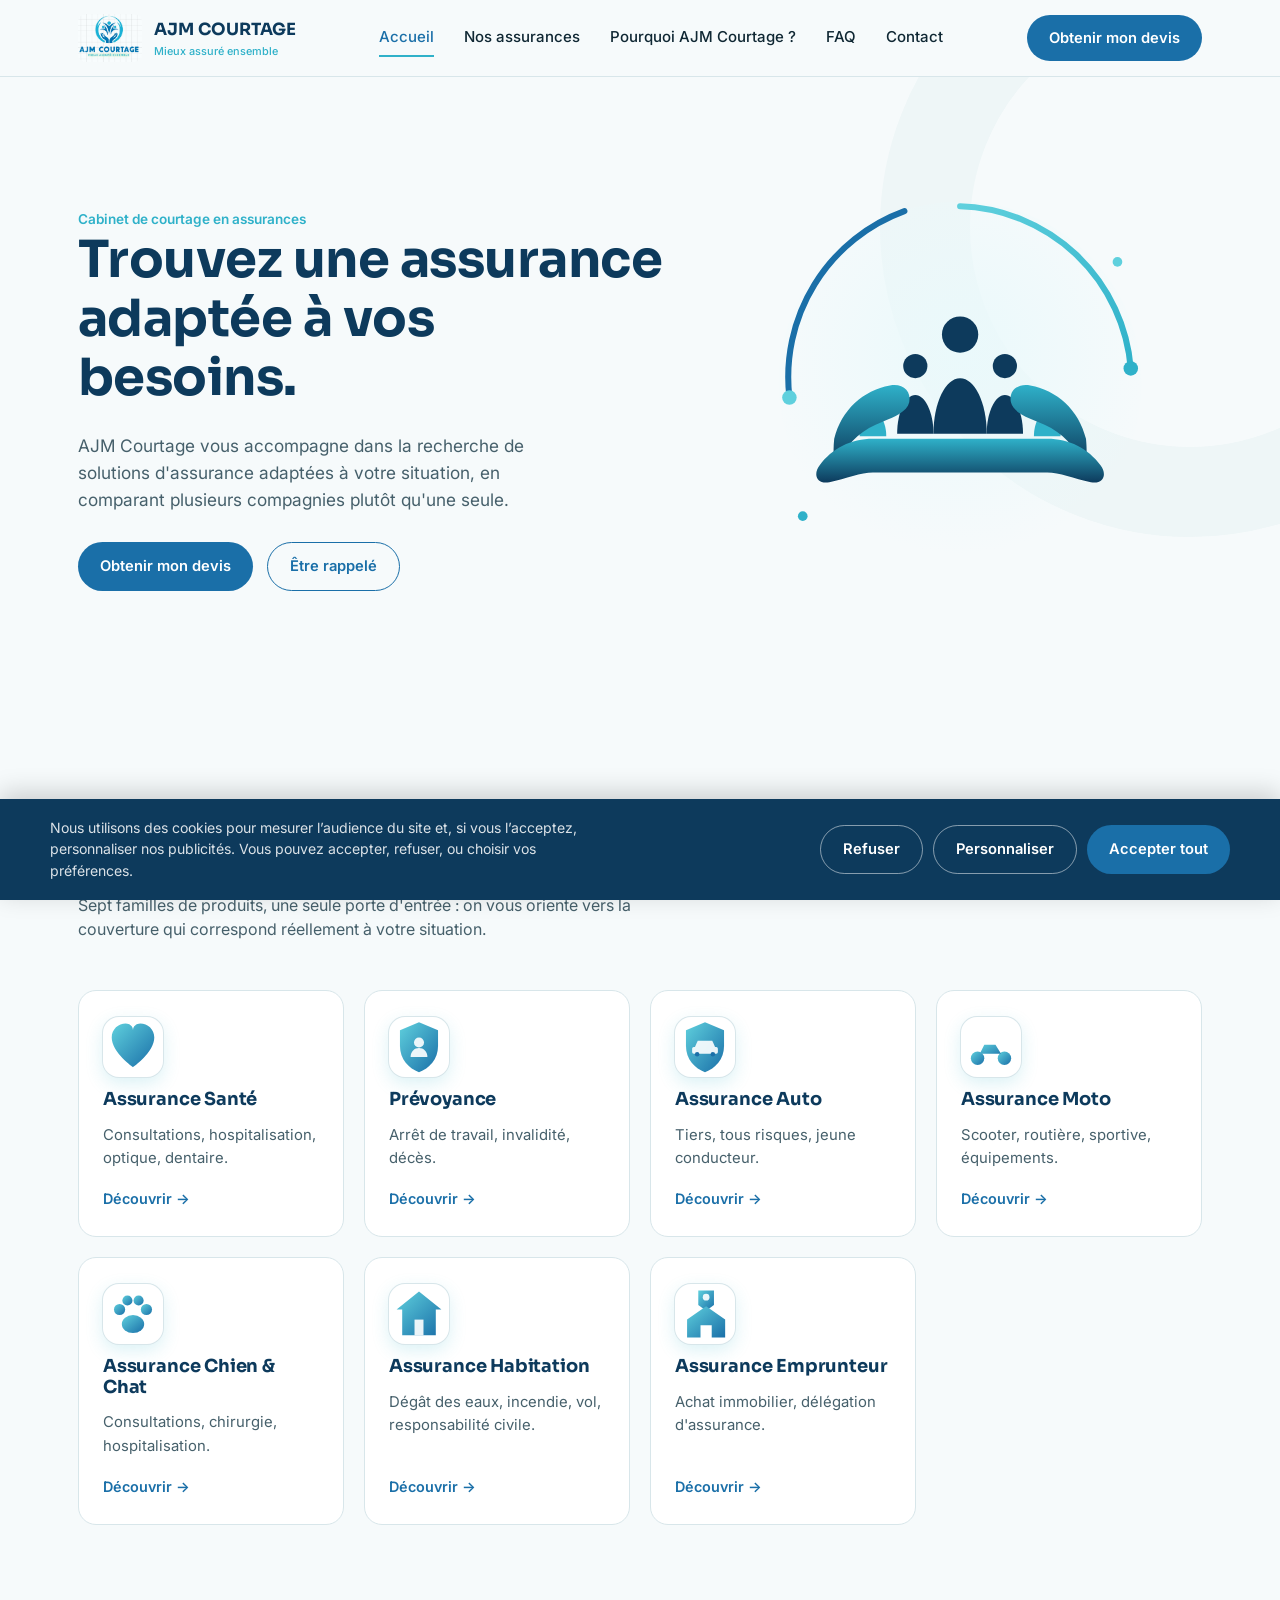
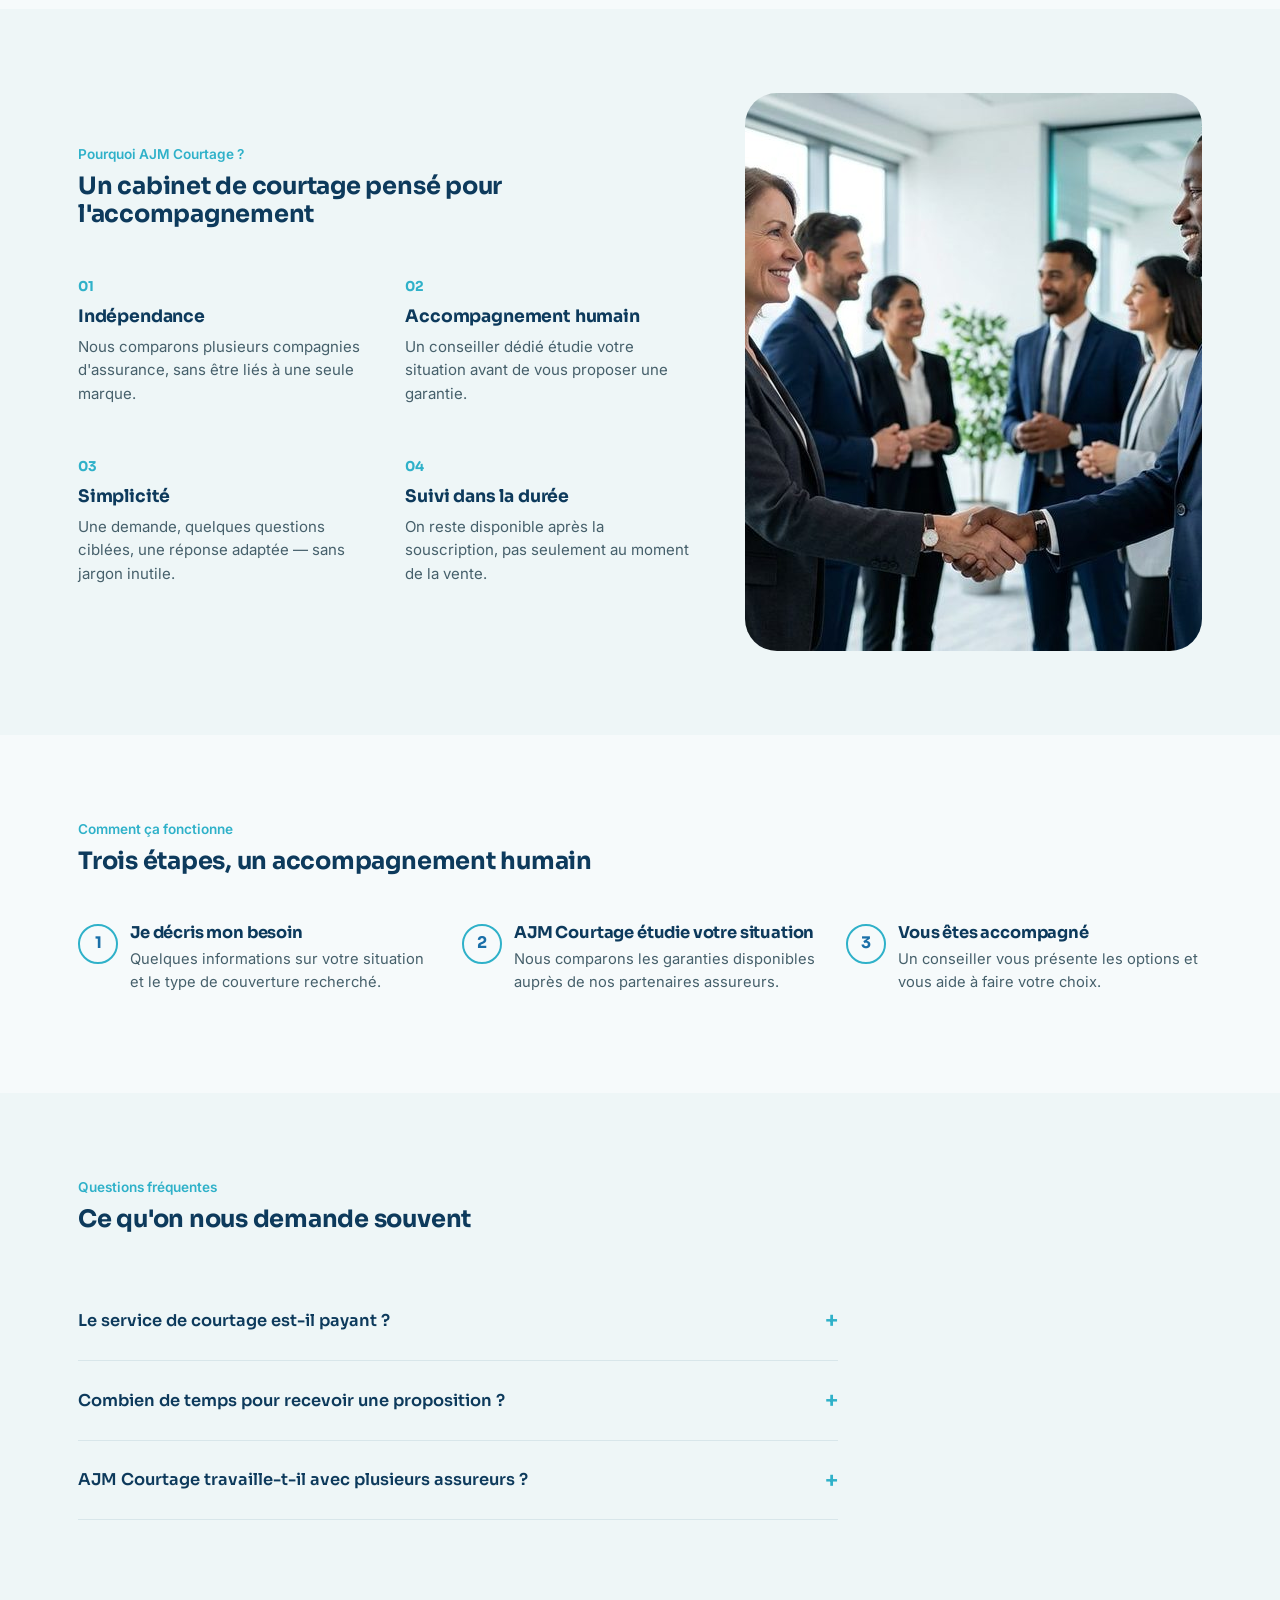
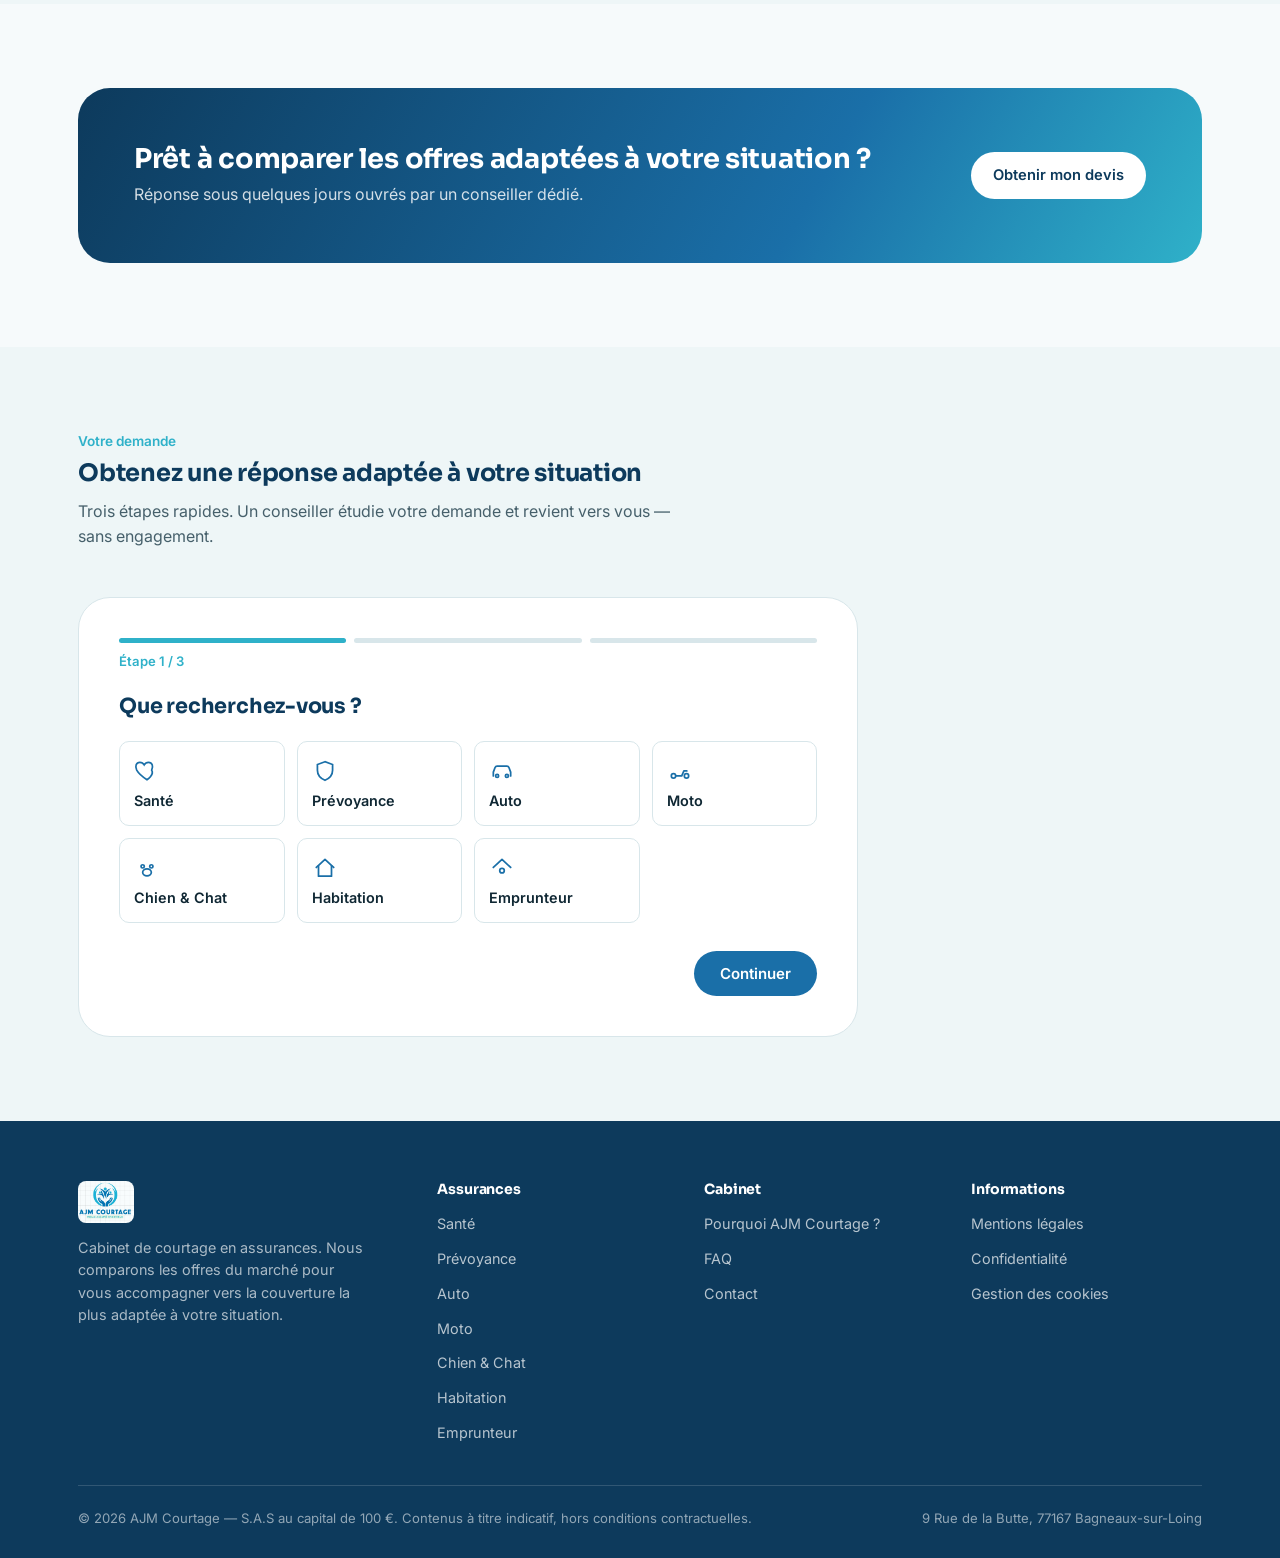
<file: index.html>
<!DOCTYPE html>
<html lang="fr">
<head>
<meta charset="UTF-8" />
<meta name="viewport" content="width=device-width, initial-scale=1.0" />
<title>Courtier en assurances — AJM Courtage</title>
<meta name="description" content="AJM Courtage, cabinet de courtage en assurances : santé, prévoyance, auto, moto, animaux, habitation et emprunteur." />
<link rel="canonical" href="https://ajmcourtages.fr/" />
<meta property="og:type" content="website" />
<meta property="og:site_name" content="AJM Courtage" />
<meta property="og:title" content="Courtier en assurances — AJM Courtage" />
<meta property="og:description" content="AJM Courtage, cabinet de courtage en assurances : santé, prévoyance, auto, moto, animaux, habitation et emprunteur." />
<meta property="og:url" content="https://ajmcourtages.fr/" />
<meta name="twitter:card" content="summary" />
<meta name="twitter:title" content="Courtier en assurances — AJM Courtage" />
<meta name="twitter:description" content="AJM Courtage, cabinet de courtage en assurances : santé, prévoyance, auto, moto, animaux, habitation et emprunteur." />
<link rel="icon" href="assets/logo.jpg" />
<link rel="preconnect" href="https://fonts.googleapis.com">
<link rel="preconnect" href="https://fonts.gstatic.com" crossorigin>
<link href="https://fonts.googleapis.com/css2?family=Sora:wght@500;600;700&family=Inter:wght@400;500;600&display=swap" rel="stylesheet">
<link rel="stylesheet" href="styles.css" />
<!--
  Tracking marketing (GA4 / Meta Pixel / TikTok Pixel) : volontairement PAS
  chargé ici. Ces scripts déposent des cookies non essentiels et ne doivent
  s'exécuter qu'après consentement (RGPD). Voir consent.js, qui affiche le
  bandeau cookies et charge les 3 pixels uniquement si l'utilisateur accepte.
  Les identifiants réels (GA4/Meta/TikTok) sont à renseigner en haut de ce
  fichier, à la place des placeholders indiqués.
-->
</head>
<body data-page="home" data-product="">
<header class="site-header">
  <div class="wrap">
    <a class="brand" href="index.html">
      <img src="assets/logo.jpg" alt="Logo AJM Courtage" />
      <span>
        <span class="brand-name">AJM COURTAGE</span>
        <span class="brand-tag">Mieux assuré ensemble</span>
      </span>
    </a>
    <nav class="main-nav">
      <a href="index.html" class="active">Accueil</a>
<a href="#produits">Nos assurances</a>
<a href="#pourquoi">Pourquoi AJM Courtage ?</a>
<a href="#faq">FAQ</a>
<a href="#contact">Contact</a>

      <a class="btn btn-primary nav-cta-mobile" href="#devis">Obtenir mon devis</a>
    </nav>
    <a class="btn btn-primary header-cta" href="#devis">Obtenir mon devis</a>
    <button class="nav-toggle" aria-label="Menu" aria-expanded="false">☰</button>
  </div>
</header>
<script>
  (function () {
    var btn = document.querySelector(".nav-toggle");
    var nav = document.querySelector(".main-nav");
    if (!btn || !nav) return;
    btn.addEventListener("click", function () {
      var open = nav.classList.toggle("open");
      btn.setAttribute("aria-expanded", open ? "true" : "false");
      btn.textContent = open ? "✕" : "☰";
    });
  })();
</script>

<main>
  <section class="hero">
    <div class="hero-bg-arc" aria-hidden="true"></div>
    <div class="wrap">
      <div>
        <span class="hero-eyebrow">Cabinet de courtage en assurances</span>
        <h1>Trouvez une assurance adaptée à vos besoins.</h1>
        <p class="lead">AJM Courtage vous accompagne dans la recherche de solutions d'assurance adaptées à votre situation, en comparant plusieurs compagnies plutôt qu'une seule.</p>
        <div class="hero-actions">
          <a class="btn btn-primary" href="#devis">Obtenir mon devis</a>
          <a class="btn btn-ghost" href="#devis">Être rappelé</a>
        </div>
      </div>
      <div class="arc-figure"><svg viewBox="0 0 400 400" fill="none">
  <defs>
    <radialGradient id="heroGlow" cx="50%" cy="42%" r="55%">
      <stop offset="0%" stop-color="#eaf9fb" stop-opacity="1"/>
      <stop offset="100%" stop-color="#eaf9fb" stop-opacity="0"/>
    </radialGradient>
    <linearGradient id="heroArc1" x1="0" y1="0" x2="1" y2="1">
      <stop offset="0" stop-color="#5fd0dd"/>
      <stop offset="1" stop-color="#2fb1c9"/>
    </linearGradient>
    <linearGradient id="heroHand" x1="0" y1="0" x2="0" y2="1">
      <stop offset="0" stop-color="#2fb1c9"/>
      <stop offset="1" stop-color="#0d3a5c"/>
    </linearGradient>
  </defs>

  <circle cx="200" cy="190" r="150" fill="url(#heroGlow)"/>
  <path d="M200 44 A146 146 0 0 1 341 178" stroke="url(#heroArc1)" stroke-width="5" stroke-linecap="round"/>
  <path d="M59 202 A146 146 0 0 1 154 48" stroke="#1a6fa8" stroke-width="5" stroke-linecap="round"/>
  <circle cx="341" cy="178" r="6" fill="#2fb1c9"/>
  <circle cx="59" cy="202" r="6" fill="#5fd0dd"/>
  <circle cx="330" cy="90" r="4" fill="#5fd0dd"/>
  <circle cx="70" cy="300" r="4" fill="#2fb1c9"/>

  <!-- Silhouette famille, debout, protégée -->
  <g fill="#0d3a5c">
    <circle cx="200" cy="150" r="15"/>
    <path d="M178 232c0-26 10-46 22-46s22 20 22 46z"/>
    <circle cx="163" cy="176" r="10"/>
    <path d="M148 232c0-18 7-32 15-32s15 14 15 32z"/>
    <circle cx="237" cy="176" r="10"/>
    <path d="M222 232c0-18 7-32 15-32s15 14 15 32z"/>
  </g>
  <g fill="#2fb1c9">
    <circle cx="128" cy="205" r="7"/>
    <path d="M117 234c0-11 5-20 11-20s11 9 11 20z"/>
    <circle cx="272" cy="205" r="7"/>
    <path d="M261 234c0-11 5-20 11-20s11 9 11 20z"/>
  </g>

  <!-- Mains en coupe, qui portent la famille -->
  <path d="M96 236c6-24 24-40 46-44 10-2 18 4 16 14-2 8-12 12-22 16-16 6-28 16-34 30-4 10-8 4-6-16Z" fill="url(#heroHand)"/>
  <path d="M304 236c-6-24-24-40-46-44-10-2-18 4-16 14 2 8 12 12 22 16 16 6 28 16 34 30 4 10 8 4 6-16Z" fill="url(#heroHand)"/>
  <path d="M84 258c10-14 26-22 44-22h144c18 0 34 8 44 22 6 8 2 16-8 14-14-3-26-8-36-8H128c-10 0-22 5-36 8-10 2-14-6-8-14Z" fill="url(#heroHand)"/>
</svg></div>
    </div>
  </section>

  <section id="produits">
    <div class="wrap">
      <div class="section-head">
        <span class="kicker">Nos assurances</span>
        <h2>Une garantie pour chaque étape de votre vie</h2>
        <p>Sept familles de produits, une seule porte d'entrée : on vous oriente vers la couverture qui correspond réellement à votre situation.</p>
      </div>
      <div class="product-grid">
      <a class="product-card" href="assurance-sante.html">
        <div class="product-icon"><svg width="56" height="56" viewBox="0 0 100 100" xmlns="http://www.w3.org/2000/svg"><defs><linearGradient id="pg1" x1="0" y1="0" x2="1" y2="1"><stop offset="0" stop-color="#5fd0dd"/><stop offset="1" stop-color="#1a6fa8"/></linearGradient></defs><g fill="url(#pg1)"><path d="M50 86C50 86 12 60 12 33 12 18 24 8 37 8 44 8 50 13 50 20 50 13 56 8 63 8 76 8 88 18 88 33 88 60 50 86 50 86Z"/></g></svg></div>
        <h3>Assurance Santé</h3>
        <p>Consultations, hospitalisation, optique, dentaire.</p>
        <span class="card-link">Découvrir →</span>
      </a>
      <a class="product-card" href="prevoyance.html">
        <div class="product-icon"><svg width="56" height="56" viewBox="0 0 100 100" xmlns="http://www.w3.org/2000/svg"><defs><linearGradient id="pg2" x1="0" y1="0" x2="1" y2="1"><stop offset="0" stop-color="#5fd0dd"/><stop offset="1" stop-color="#1a6fa8"/></linearGradient></defs><g fill="url(#pg2)"><path d="M50 6 84 20V48C84 72 68 88 50 95 32 88 16 72 16 48V20Z"/><circle cx="50" cy="42" r="9" fill="#fff" opacity="0.9"/><path d="M35 68C35 58 42 52 50 52 58 52 65 58 65 68" fill="#fff" opacity="0.9"/></g></svg></div>
        <h3>Prévoyance</h3>
        <p>Arrêt de travail, invalidité, décès.</p>
        <span class="card-link">Découvrir →</span>
      </a>
      <a class="product-card" href="assurance-auto.html">
        <div class="product-icon"><svg width="56" height="56" viewBox="0 0 100 100" xmlns="http://www.w3.org/2000/svg"><defs><linearGradient id="pg3" x1="0" y1="0" x2="1" y2="1"><stop offset="0" stop-color="#5fd0dd"/><stop offset="1" stop-color="#1a6fa8"/></linearGradient></defs><g fill="url(#pg3)"><path d="M50 6 84 20V48C84 72 68 88 50 95 32 88 16 72 16 48V20Z"/><rect x="27" y="50" width="46" height="12" rx="3" fill="#fff" opacity="0.9"/><path d="M32 50 37 39H63L68 50Z" fill="#fff" opacity="0.9"/><circle cx="36" cy="63" r="4" fill="#1a6fa8"/><circle cx="64" cy="63" r="4" fill="#1a6fa8"/></g></svg></div>
        <h3>Assurance Auto</h3>
        <p>Tiers, tous risques, jeune conducteur.</p>
        <span class="card-link">Découvrir →</span>
      </a>
      <a class="product-card" href="assurance-moto.html">
        <div class="product-icon"><svg width="56" height="56" viewBox="0 0 100 100" xmlns="http://www.w3.org/2000/svg"><defs><linearGradient id="pg4" x1="0" y1="0" x2="1" y2="1"><stop offset="0" stop-color="#5fd0dd"/><stop offset="1" stop-color="#1a6fa8"/></linearGradient></defs><g fill="url(#pg4)"><circle cx="26" cy="70" r="12"/><circle cx="74" cy="70" r="12"/><path d="M26 70 38 46H58L68 62H30Z"/></g></svg></div>
        <h3>Assurance Moto</h3>
        <p>Scooter, routière, sportive, équipements.</p>
        <span class="card-link">Découvrir →</span>
      </a>
      <a class="product-card" href="assurance-chien-chat.html">
        <div class="product-icon"><svg width="56" height="56" viewBox="0 0 100 100" xmlns="http://www.w3.org/2000/svg"><defs><linearGradient id="pg5" x1="0" y1="0" x2="1" y2="1"><stop offset="0" stop-color="#5fd0dd"/><stop offset="1" stop-color="#1a6fa8"/></linearGradient></defs><g fill="url(#pg5)"><ellipse cx="50" cy="68" rx="20" ry="16"/><circle cx="26" cy="42" r="10"/><circle cx="74" cy="42" r="10"/><circle cx="40" cy="26" r="9"/><circle cx="60" cy="26" r="9"/></g></svg></div>
        <h3>Assurance Chien & Chat</h3>
        <p>Consultations, chirurgie, hospitalisation.</p>
        <span class="card-link">Découvrir →</span>
      </a>
      <a class="product-card" href="assurance-habitation.html">
        <div class="product-icon"><svg width="56" height="56" viewBox="0 0 100 100" xmlns="http://www.w3.org/2000/svg"><defs><linearGradient id="pg6" x1="0" y1="0" x2="1" y2="1"><stop offset="0" stop-color="#5fd0dd"/><stop offset="1" stop-color="#1a6fa8"/></linearGradient></defs><g fill="url(#pg6)"><path d="M50 10 90 42H80V88H20V42H10Z"/><rect x="42" y="60" width="16" height="28" fill="#fff" opacity="0.9"/></g></svg></div>
        <h3>Assurance Habitation</h3>
        <p>Dégât des eaux, incendie, vol, responsabilité civile.</p>
        <span class="card-link">Découvrir →</span>
      </a>
      <a class="product-card" href="assurance-emprunteur.html">
        <div class="product-icon"><svg width="56" height="56" viewBox="0 0 100 100" xmlns="http://www.w3.org/2000/svg"><defs><linearGradient id="pg7" x1="0" y1="0" x2="1" y2="1"><stop offset="0" stop-color="#5fd0dd"/><stop offset="1" stop-color="#1a6fa8"/></linearGradient></defs><g fill="url(#pg7)"><path d="M38 8H66V34L52 44 38 34Z"/><circle cx="52" cy="20" r="6" fill="#fff" opacity="0.9"/><path d="M18 92V60L52 36 86 60V92H62V70H42V92Z"/></g></svg></div>
        <h3>Assurance Emprunteur</h3>
        <p>Achat immobilier, délégation d'assurance.</p>
        <span class="card-link">Découvrir →</span>
      </a>
      </div>
    </div>
  </section>

  <section id="pourquoi" class="section-alt">
    <div class="wrap pourquoi-grid">
      <div>
        <div class="section-head">
          <span class="kicker">Pourquoi AJM Courtage ?</span>
          <h2>Un cabinet de courtage pensé pour l'accompagnement</h2>
        </div>
        <div class="reasons">
          <div class="reason"><div class="num">01</div><h3>Indépendance</h3><p>Nous comparons plusieurs compagnies d'assurance, sans être liés à une seule marque.</p></div>
<div class="reason"><div class="num">02</div><h3>Accompagnement humain</h3><p>Un conseiller dédié étudie votre situation avant de vous proposer une garantie.</p></div>
<div class="reason"><div class="num">03</div><h3>Simplicité</h3><p>Une demande, quelques questions ciblées, une réponse adaptée — sans jargon inutile.</p></div>
<div class="reason"><div class="num">04</div><h3>Suivi dans la durée</h3><p>On reste disponible après la souscription, pas seulement au moment de la vente.</p></div>

        </div>
      </div>
      <div class="pourquoi-photo">
        <img src="assets/trust-handshake.jpg" alt="Un conseiller AJM Courtage accueille un nouveau partenaire" loading="lazy" width="1000" height="558">
      </div>
    </div>
  </section>

  <section>
    <div class="wrap">
      <div class="section-head">
        <span class="kicker">Comment ça fonctionne</span>
        <h2>Trois étapes, un accompagnement humain</h2>
      </div>
      <div class="steps">
        <div class="step"><h3>Je décris mon besoin</h3><p>Quelques informations sur votre situation et le type de couverture recherché.</p></div>
<div class="step"><h3>AJM Courtage étudie votre situation</h3><p>Nous comparons les garanties disponibles auprès de nos partenaires assureurs.</p></div>
<div class="step"><h3>Vous êtes accompagné</h3><p>Un conseiller vous présente les options et vous aide à faire votre choix.</p></div>

      </div>
    </div>
  </section>

  <section id="faq" class="section-alt">
    <div class="wrap">
      <div class="section-head">
        <span class="kicker">Questions fréquentes</span>
        <h2>Ce qu'on nous demande souvent</h2>
      </div>
      <div class="faq-list">
        <details class="faq-item"><summary>Le service de courtage est-il payant ?</summary><p>Non, la mise en relation et la comparaison des offres sont gratuites. Nous sommes rémunérés par les compagnies d'assurance, comme tout courtier.</p></details>
<details class="faq-item"><summary>Combien de temps pour recevoir une proposition ?</summary><p>Après votre demande, un conseiller revient vers vous pour affiner votre besoin, puis vous transmet une proposition adaptée à votre situation.</p></details>
<details class="faq-item"><summary>AJM Courtage travaille-t-il avec plusieurs assureurs ?</summary><p>Oui, notre rôle de courtier consiste justement à comparer plusieurs compagnies pour identifier l'offre la plus pertinente pour vous.</p></details>

      </div>
    </div>
  </section>

  <section>
    <div class="wrap">
      <div class="cta-band">
        <div>
          <h2>Prêt à comparer les offres adaptées à votre situation ?</h2>
          <p>Réponse sous quelques jours ouvrés par un conseiller dédié.</p>
        </div>
        <a class="btn btn-primary" href="#devis">Obtenir mon devis</a>
      </div>
    </div>
  </section>

  <section id="devis" class="section-alt">
    <div class="wrap">
      <div class="section-head">
        <span class="kicker">Votre demande</span>
        <h2>Obtenez une réponse adaptée à votre situation</h2>
        <p>Trois étapes rapides. Un conseiller étudie votre demande et revient vers vous — sans engagement.</p>
      </div>
      <div id="lead-form" class="lead-form" data-preselect=""></div>
    </div>
  </section>

</main>
<footer id="contact">
  <div class="wrap">
    <div class="footer-grid">
      <div class="footer-brand">
        <img src="assets/logo.jpg" alt="Logo AJM Courtage" />
        <p>Cabinet de courtage en assurances. Nous comparons les offres du marché pour vous accompagner vers la couverture la plus adaptée à votre situation.</p>
      </div>
      <div>
        <h4>Assurances</h4>
        <ul><li><a href="assurance-sante.html">Santé</a></li>
<li><a href="prevoyance.html">Prévoyance</a></li>
<li><a href="assurance-auto.html">Auto</a></li>
<li><a href="assurance-moto.html">Moto</a></li>
<li><a href="assurance-chien-chat.html">Chien & Chat</a></li>
<li><a href="assurance-habitation.html">Habitation</a></li>
<li><a href="assurance-emprunteur.html">Emprunteur</a></li></ul>
      </div>
      <div>
        <h4>Cabinet</h4>
        <ul>
          <li><a href="index.html#pourquoi">Pourquoi AJM Courtage ?</a></li>
          <li><a href="index.html#faq">FAQ</a></li>
          <li><a href="#contact">Contact</a></li>
        </ul>
      </div>
      <div>
        <h4>Informations</h4>
        <ul>
          <li><a href="mentions-legales.html">Mentions légales</a></li>
          <li><a href="confidentialite.html">Confidentialité</a></li>
          <li><a href="cookies.html">Gestion des cookies</a></li>
        </ul>
      </div>
    </div>
    <div class="footer-bottom">
      <span>© 2026 AJM Courtage — S.A.S au capital de 100 €. Contenus à titre indicatif, hors conditions contractuelles.</span>
      <span>9 Rue de la Butte, 77167 Bagneaux-sur-Loing</span>
    </div>
  </div>
</footer>
<script src="consent.js" defer></script>
<script src="tracking.js" defer></script>
<script src="form.js" defer></script>
</body>
</html>
</file>
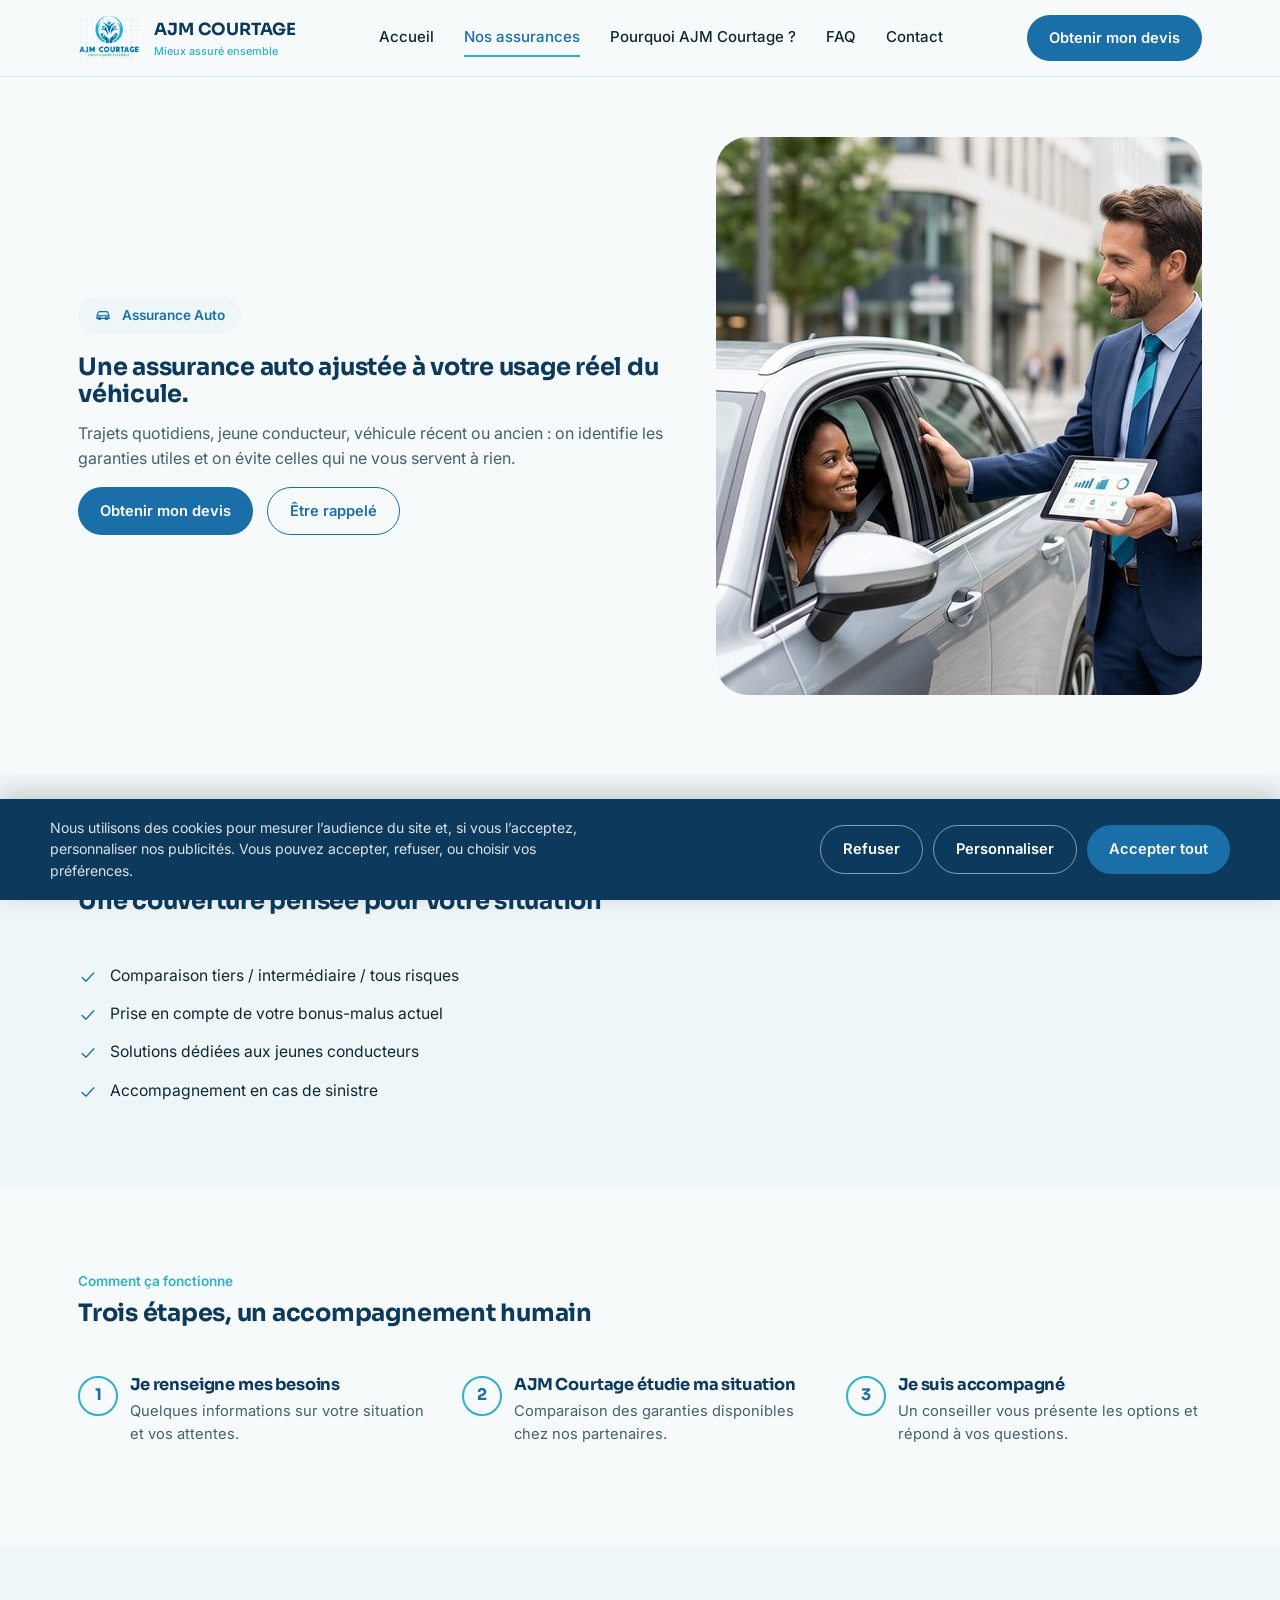
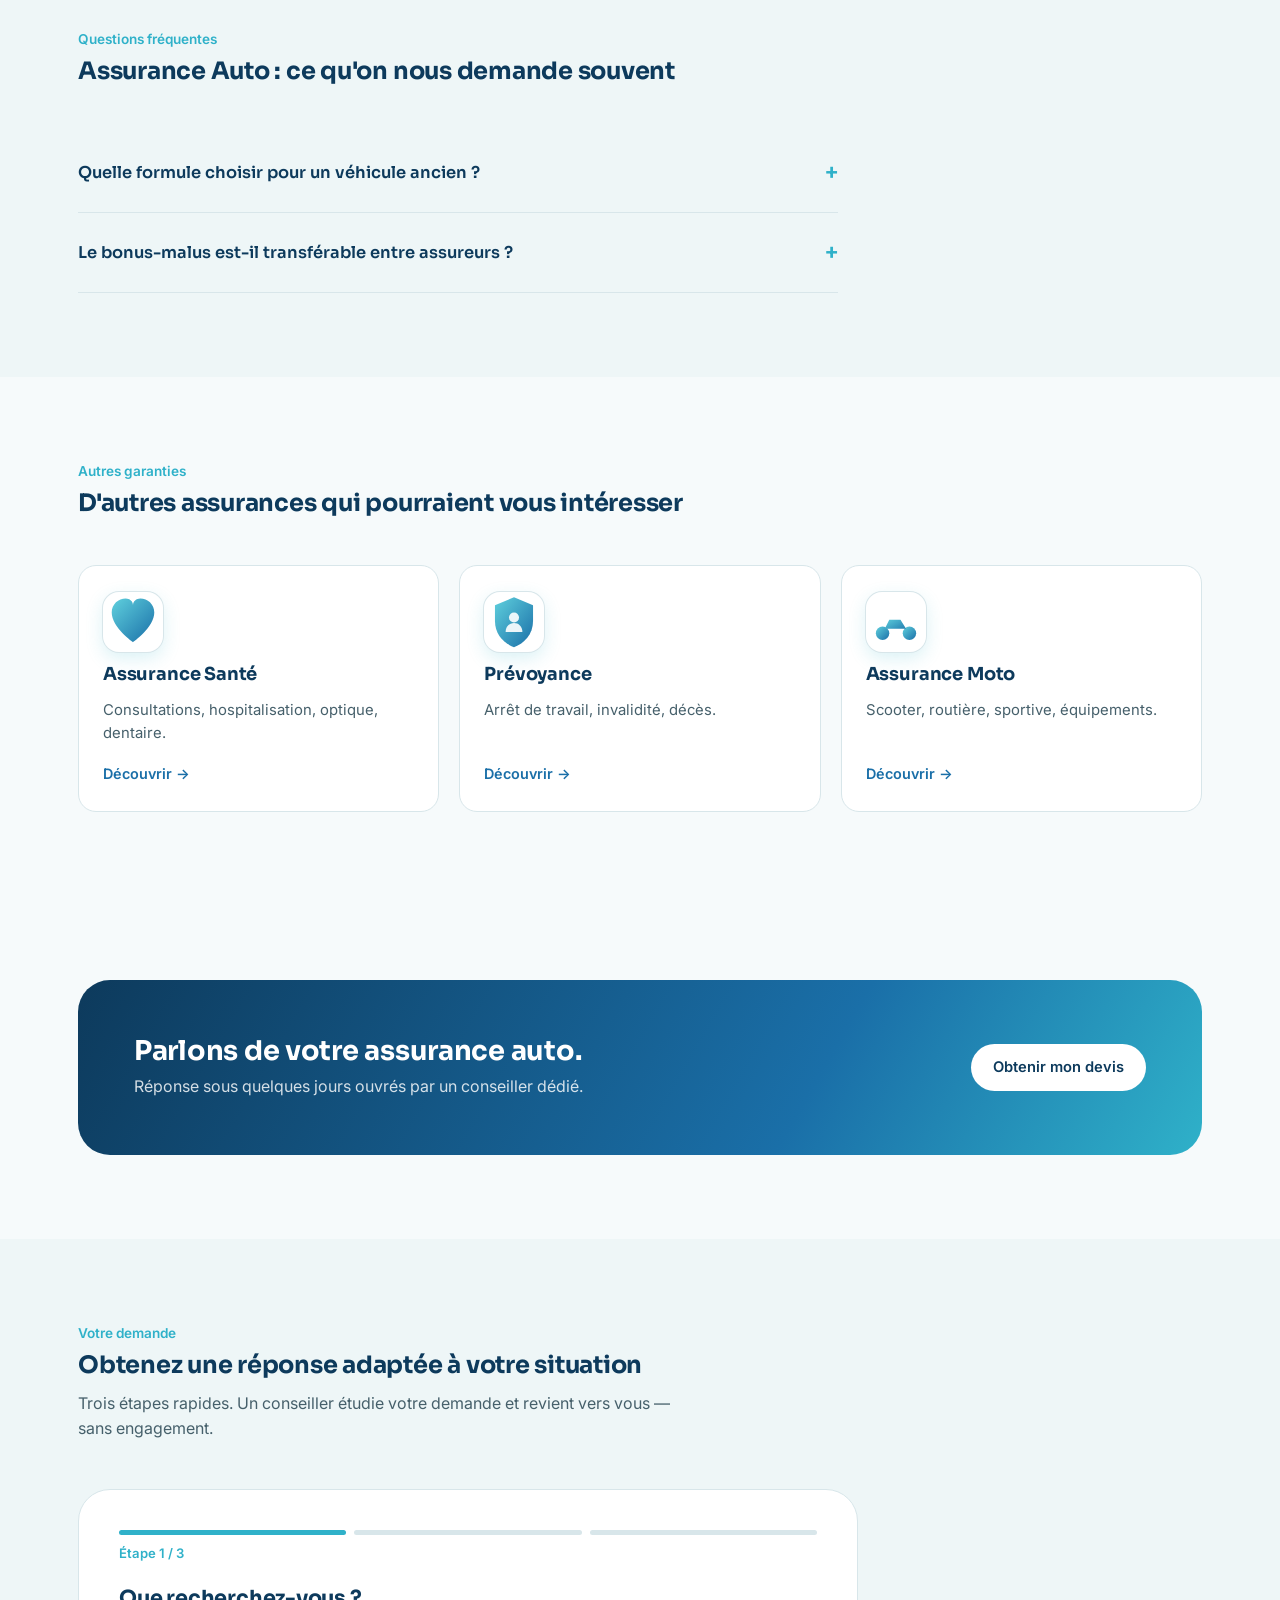
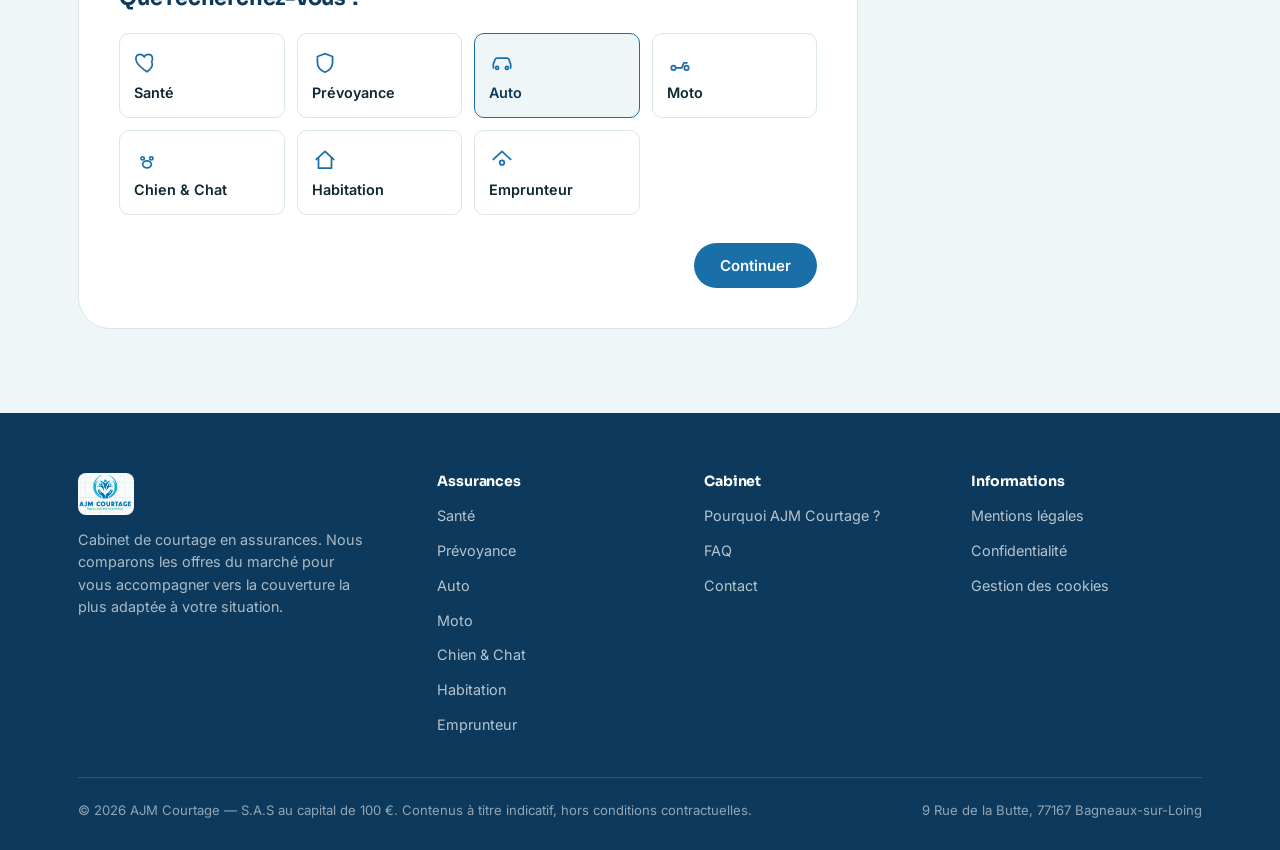
<file: assurance-auto.html>
<!DOCTYPE html>
<html lang="fr">
<head>
<meta charset="UTF-8" />
<meta name="viewport" content="width=device-width, initial-scale=1.0" />
<title>Assurance Auto — AJM Courtage</title>
<meta name="description" content="Trajets quotidiens, jeune conducteur, véhicule récent ou ancien : on identifie les garanties utiles et on évite celles qui ne vous servent à rien." />
<link rel="canonical" href="https://ajmcourtages.fr/assurance-auto.html" />
<meta property="og:type" content="website" />
<meta property="og:site_name" content="AJM Courtage" />
<meta property="og:title" content="Assurance Auto — AJM Courtage" />
<meta property="og:description" content="Trajets quotidiens, jeune conducteur, véhicule récent ou ancien : on identifie les garanties utiles et on évite celles qui ne vous servent à rien." />
<meta property="og:url" content="https://ajmcourtages.fr/assurance-auto.html" />
<meta name="twitter:card" content="summary" />
<meta name="twitter:title" content="Assurance Auto — AJM Courtage" />
<meta name="twitter:description" content="Trajets quotidiens, jeune conducteur, véhicule récent ou ancien : on identifie les garanties utiles et on évite celles qui ne vous servent à rien." />
<link rel="icon" href="assets/logo.jpg" />
<link rel="preconnect" href="https://fonts.googleapis.com">
<link rel="preconnect" href="https://fonts.gstatic.com" crossorigin>
<link href="https://fonts.googleapis.com/css2?family=Sora:wght@500;600;700&family=Inter:wght@400;500;600&display=swap" rel="stylesheet">
<link rel="stylesheet" href="styles.css" />
<!--
  Tracking marketing (GA4 / Meta Pixel / TikTok Pixel) : volontairement PAS
  chargé ici. Ces scripts déposent des cookies non essentiels et ne doivent
  s'exécuter qu'après consentement (RGPD). Voir consent.js, qui affiche le
  bandeau cookies et charge les 3 pixels uniquement si l'utilisateur accepte.
  Les identifiants réels (GA4/Meta/TikTok) sont à renseigner en haut de ce
  fichier, à la place des placeholders indiqués.
-->
</head>
<body data-page="assurance-auto" data-product="assurance-auto">
<header class="site-header">
  <div class="wrap">
    <a class="brand" href="index.html">
      <img src="assets/logo.jpg" alt="Logo AJM Courtage" />
      <span>
        <span class="brand-name">AJM COURTAGE</span>
        <span class="brand-tag">Mieux assuré ensemble</span>
      </span>
    </a>
    <nav class="main-nav">
      <a href="index.html">Accueil</a>
<a href="#produits" class="active">Nos assurances</a>
<a href="#pourquoi">Pourquoi AJM Courtage ?</a>
<a href="#faq">FAQ</a>
<a href="#contact">Contact</a>

      <a class="btn btn-primary nav-cta-mobile" href="#devis">Obtenir mon devis</a>
    </nav>
    <a class="btn btn-primary header-cta" href="#devis">Obtenir mon devis</a>
    <button class="nav-toggle" aria-label="Menu" aria-expanded="false">☰</button>
  </div>
</header>
<script>
  (function () {
    var btn = document.querySelector(".nav-toggle");
    var nav = document.querySelector(".main-nav");
    if (!btn || !nav) return;
    btn.addEventListener("click", function () {
      var open = nav.classList.toggle("open");
      btn.setAttribute("aria-expanded", open ? "true" : "false");
      btn.textContent = open ? "✕" : "☰";
    });
  })();
</script>

<main>
  <section class="product-hero">
    <div class="wrap product-hero-grid">
      <div>
        <span class="badge"><svg width="18" height="18" viewBox="0 0 24 24" fill="none" stroke="#1a6fa8" stroke-width="1.6"><path d="M4 16.5V13l1.6-4.2A2 2 0 0 1 7.5 7.5h9a2 2 0 0 1 1.9 1.3L20 13v3.5" stroke-linecap="round" stroke-linejoin="round"/><path d="M4 16.5h16" stroke-linecap="round"/><circle cx="7.5" cy="16.5" r="1.6"/><circle cx="16.5" cy="16.5" r="1.6"/><path d="M4 13h16" /></svg> Assurance Auto</span>
        <h1>Une assurance auto ajustée à votre usage réel du véhicule.</h1>
        <p class="lead">Trajets quotidiens, jeune conducteur, véhicule récent ou ancien : on identifie les garanties utiles et on évite celles qui ne vous servent à rien.</p>
        <div class="hero-actions">
          <a class="btn btn-primary" href="#devis">Obtenir mon devis</a>
          <a class="btn btn-ghost" href="#devis">Être rappelé</a>
        </div>
      </div>
      <div class="product-hero-photo">
        <img src="assets/hero-auto.jpg" alt="Assurance Auto — AJM Courtage" loading="lazy" width="1000" height="558">
      </div>
    </div>
  </section>

  <section class="section-alt">
    <div class="wrap">
      <div class="section-head">
        <span class="kicker">Ce que couvre cette garantie</span>
        <h2>Une couverture pensée pour votre situation</h2>
      </div>
      <ul class="benefits-list">
        <li><svg width="20" height="20" viewBox="0 0 24 24" fill="none" stroke="#1a6fa8" stroke-width="1.6"><path d="M5 12.5 9.5 17 19 7" stroke-linecap="round" stroke-linejoin="round"/></svg><span>Comparaison tiers / intermédiaire / tous risques</span></li>
<li><svg width="20" height="20" viewBox="0 0 24 24" fill="none" stroke="#1a6fa8" stroke-width="1.6"><path d="M5 12.5 9.5 17 19 7" stroke-linecap="round" stroke-linejoin="round"/></svg><span>Prise en compte de votre bonus-malus actuel</span></li>
<li><svg width="20" height="20" viewBox="0 0 24 24" fill="none" stroke="#1a6fa8" stroke-width="1.6"><path d="M5 12.5 9.5 17 19 7" stroke-linecap="round" stroke-linejoin="round"/></svg><span>Solutions dédiées aux jeunes conducteurs</span></li>
<li><svg width="20" height="20" viewBox="0 0 24 24" fill="none" stroke="#1a6fa8" stroke-width="1.6"><path d="M5 12.5 9.5 17 19 7" stroke-linecap="round" stroke-linejoin="round"/></svg><span>Accompagnement en cas de sinistre</span></li>

      </ul>
    </div>
  </section>

  <section>
    <div class="wrap">
      <div class="section-head">
        <span class="kicker">Comment ça fonctionne</span>
        <h2>Trois étapes, un accompagnement humain</h2>
      </div>
      <div class="steps">
        <div class="step"><h3>Je renseigne mes besoins</h3><p>Quelques informations sur votre situation et vos attentes.</p></div>
        <div class="step"><h3>AJM Courtage étudie ma situation</h3><p>Comparaison des garanties disponibles chez nos partenaires.</p></div>
        <div class="step"><h3>Je suis accompagné</h3><p>Un conseiller vous présente les options et répond à vos questions.</p></div>
      </div>
    </div>
  </section>

  <section id="faq" class="section-alt">
    <div class="wrap">
      <div class="section-head">
        <span class="kicker">Questions fréquentes</span>
        <h2>Assurance Auto : ce qu'on nous demande souvent</h2>
      </div>
      <div class="faq-list">
        <details class="faq-item"><summary>Quelle formule choisir pour un véhicule ancien ?</summary><p>Pour un véhicule dont la valeur est faible, une formule au tiers ou intermédiaire est souvent plus pertinente qu'une tous risques. On l'évalue ensemble selon votre situation.</p></details>
<details class="faq-item"><summary>Le bonus-malus est-il transférable entre assureurs ?</summary><p>Oui, votre coefficient bonus-malus vous suit d'un assureur à l'autre grâce au relevé d'information fourni par votre assureur actuel.</p></details>

      </div>
    </div>
  </section>

  <section>
    <div class="wrap">
      <div class="section-head">
        <span class="kicker">Autres garanties</span>
        <h2>D'autres assurances qui pourraient vous intéresser</h2>
      </div>
      <div class="product-grid">
      <a class="product-card" href="assurance-sante.html">
        <div class="product-icon"><svg width="56" height="56" viewBox="0 0 100 100" xmlns="http://www.w3.org/2000/svg"><defs><linearGradient id="pg14" x1="0" y1="0" x2="1" y2="1"><stop offset="0" stop-color="#5fd0dd"/><stop offset="1" stop-color="#1a6fa8"/></linearGradient></defs><g fill="url(#pg14)"><path d="M50 86C50 86 12 60 12 33 12 18 24 8 37 8 44 8 50 13 50 20 50 13 56 8 63 8 76 8 88 18 88 33 88 60 50 86 50 86Z"/></g></svg></div>
        <h3>Assurance Santé</h3>
        <p>Consultations, hospitalisation, optique, dentaire.</p>
        <span class="card-link">Découvrir →</span>
      </a>
      <a class="product-card" href="prevoyance.html">
        <div class="product-icon"><svg width="56" height="56" viewBox="0 0 100 100" xmlns="http://www.w3.org/2000/svg"><defs><linearGradient id="pg15" x1="0" y1="0" x2="1" y2="1"><stop offset="0" stop-color="#5fd0dd"/><stop offset="1" stop-color="#1a6fa8"/></linearGradient></defs><g fill="url(#pg15)"><path d="M50 6 84 20V48C84 72 68 88 50 95 32 88 16 72 16 48V20Z"/><circle cx="50" cy="42" r="9" fill="#fff" opacity="0.9"/><path d="M35 68C35 58 42 52 50 52 58 52 65 58 65 68" fill="#fff" opacity="0.9"/></g></svg></div>
        <h3>Prévoyance</h3>
        <p>Arrêt de travail, invalidité, décès.</p>
        <span class="card-link">Découvrir →</span>
      </a>
      <a class="product-card" href="assurance-moto.html">
        <div class="product-icon"><svg width="56" height="56" viewBox="0 0 100 100" xmlns="http://www.w3.org/2000/svg"><defs><linearGradient id="pg16" x1="0" y1="0" x2="1" y2="1"><stop offset="0" stop-color="#5fd0dd"/><stop offset="1" stop-color="#1a6fa8"/></linearGradient></defs><g fill="url(#pg16)"><circle cx="26" cy="70" r="12"/><circle cx="74" cy="70" r="12"/><path d="M26 70 38 46H58L68 62H30Z"/></g></svg></div>
        <h3>Assurance Moto</h3>
        <p>Scooter, routière, sportive, équipements.</p>
        <span class="card-link">Découvrir →</span>
      </a>
      </div>
    </div>
  </section>

  <section>
    <div class="wrap">
      <div class="cta-band">
        <div>
          <h2>Parlons de votre assurance auto.</h2>
          <p>Réponse sous quelques jours ouvrés par un conseiller dédié.</p>
        </div>
        <a class="btn btn-primary" href="#devis">Obtenir mon devis</a>
      </div>
    </div>
  </section>

  <section id="devis" class="section-alt">
    <div class="wrap">
      <div class="section-head">
        <span class="kicker">Votre demande</span>
        <h2>Obtenez une réponse adaptée à votre situation</h2>
        <p>Trois étapes rapides. Un conseiller étudie votre demande et revient vers vous — sans engagement.</p>
      </div>
      <div id="lead-form" class="lead-form" data-preselect="assurance-auto"></div>
    </div>
  </section>

</main>
<footer id="contact">
  <div class="wrap">
    <div class="footer-grid">
      <div class="footer-brand">
        <img src="assets/logo.jpg" alt="Logo AJM Courtage" />
        <p>Cabinet de courtage en assurances. Nous comparons les offres du marché pour vous accompagner vers la couverture la plus adaptée à votre situation.</p>
      </div>
      <div>
        <h4>Assurances</h4>
        <ul><li><a href="assurance-sante.html">Santé</a></li>
<li><a href="prevoyance.html">Prévoyance</a></li>
<li><a href="assurance-auto.html">Auto</a></li>
<li><a href="assurance-moto.html">Moto</a></li>
<li><a href="assurance-chien-chat.html">Chien & Chat</a></li>
<li><a href="assurance-habitation.html">Habitation</a></li>
<li><a href="assurance-emprunteur.html">Emprunteur</a></li></ul>
      </div>
      <div>
        <h4>Cabinet</h4>
        <ul>
          <li><a href="index.html#pourquoi">Pourquoi AJM Courtage ?</a></li>
          <li><a href="index.html#faq">FAQ</a></li>
          <li><a href="#contact">Contact</a></li>
        </ul>
      </div>
      <div>
        <h4>Informations</h4>
        <ul>
          <li><a href="mentions-legales.html">Mentions légales</a></li>
          <li><a href="confidentialite.html">Confidentialité</a></li>
          <li><a href="cookies.html">Gestion des cookies</a></li>
        </ul>
      </div>
    </div>
    <div class="footer-bottom">
      <span>© 2026 AJM Courtage — S.A.S au capital de 100 €. Contenus à titre indicatif, hors conditions contractuelles.</span>
      <span>9 Rue de la Butte, 77167 Bagneaux-sur-Loing</span>
    </div>
  </div>
</footer>
<script src="consent.js" defer></script>
<script src="tracking.js" defer></script>
<script src="form.js" defer></script>
</body>
</html>
</file>
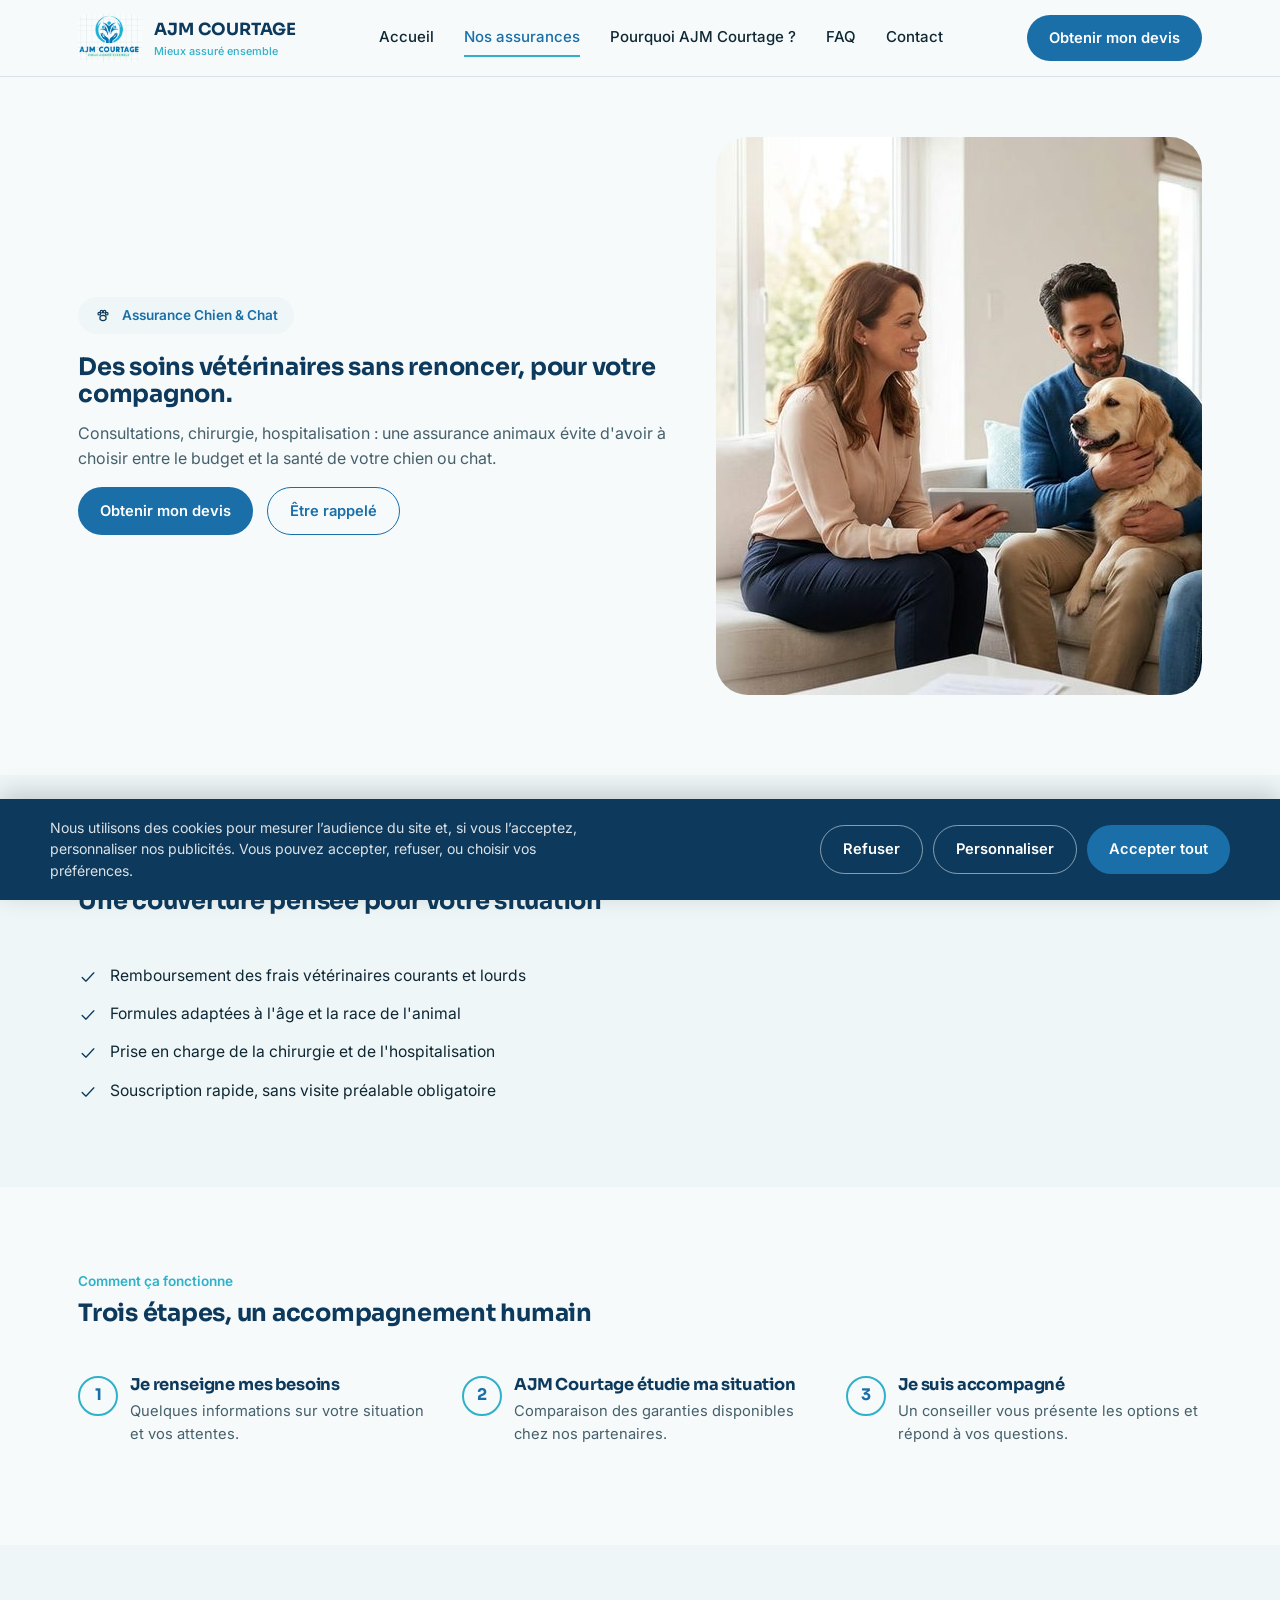
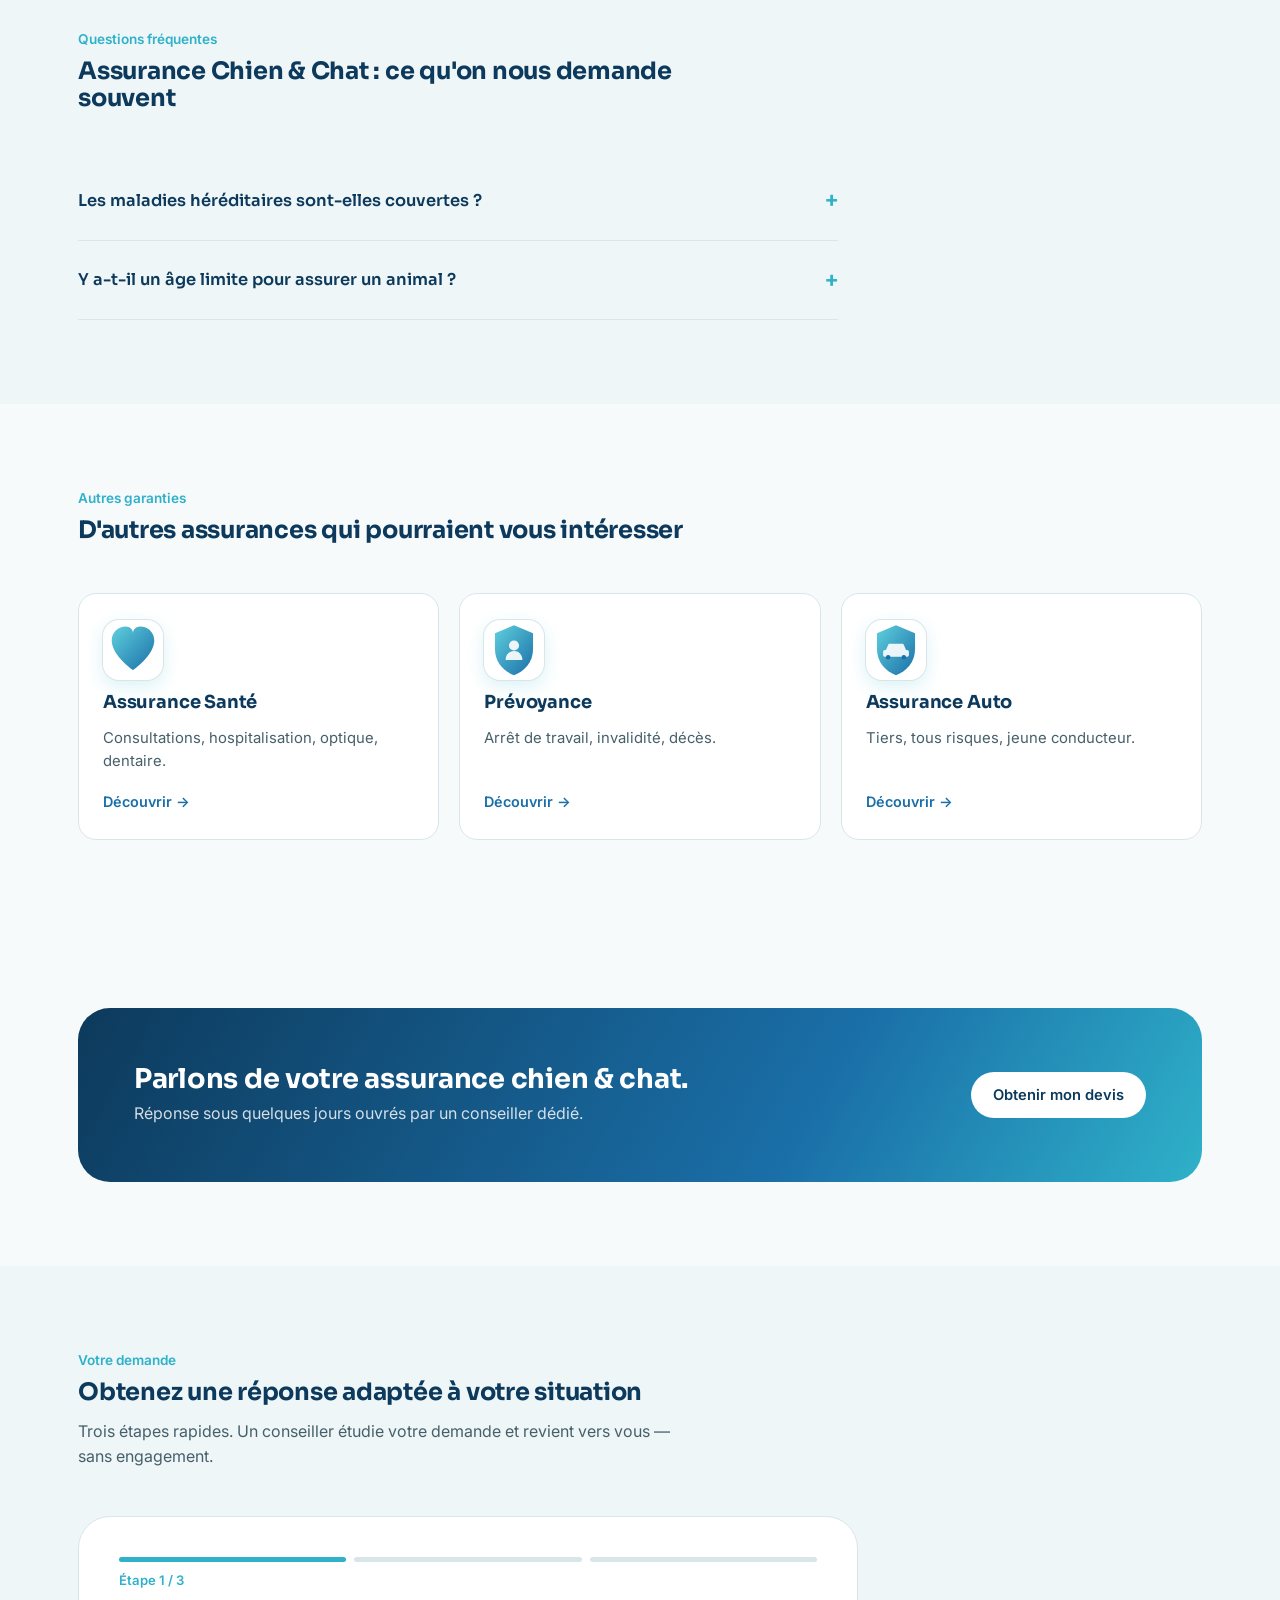
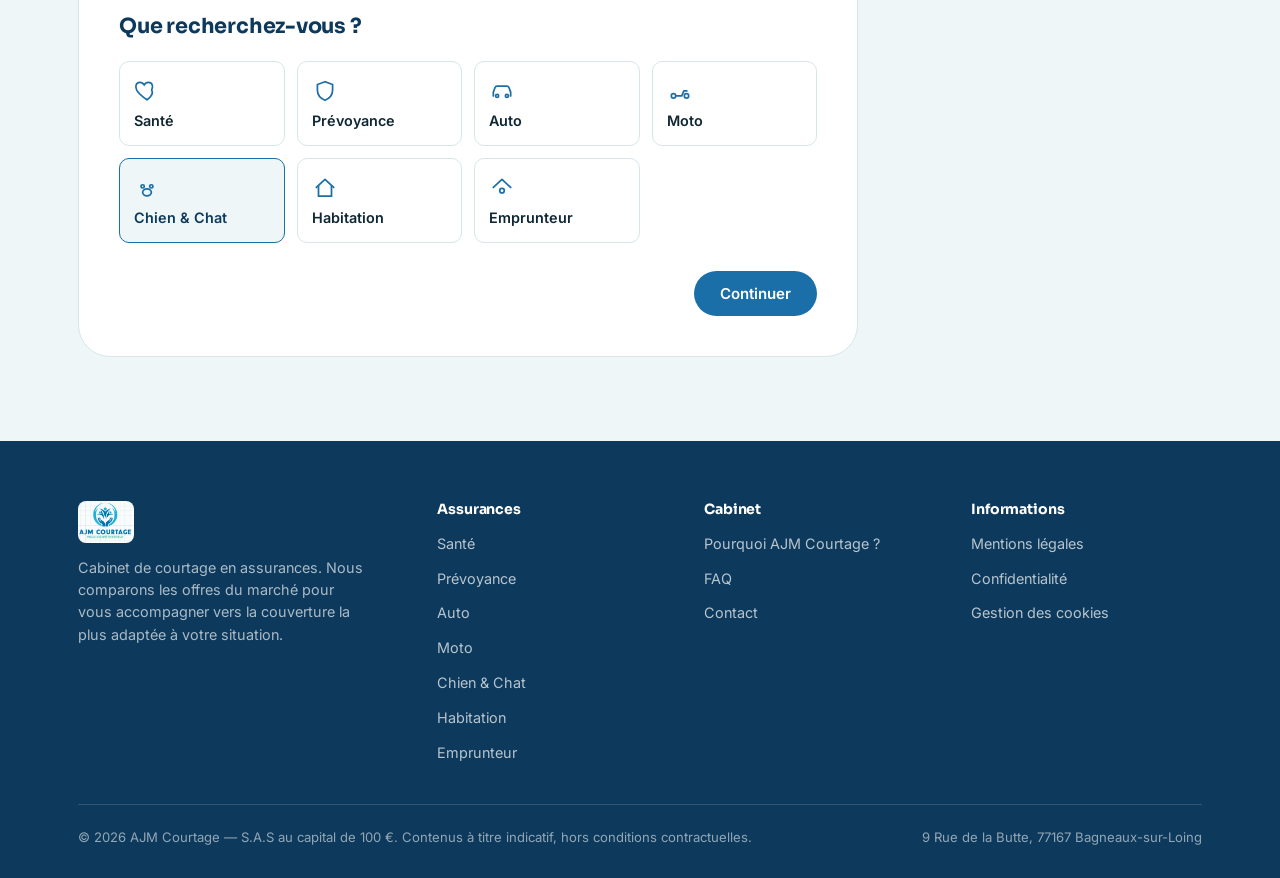
<file: assurance-chien-chat.html>
<!DOCTYPE html>
<html lang="fr">
<head>
<meta charset="UTF-8" />
<meta name="viewport" content="width=device-width, initial-scale=1.0" />
<title>Assurance Chien & Chat — AJM Courtage</title>
<meta name="description" content="Consultations, chirurgie, hospitalisation : une assurance animaux évite d'avoir à choisir entre le budget et la santé de votre chien ou chat." />
<link rel="canonical" href="https://ajmcourtages.fr/assurance-chien-chat.html" />
<meta property="og:type" content="website" />
<meta property="og:site_name" content="AJM Courtage" />
<meta property="og:title" content="Assurance Chien & Chat — AJM Courtage" />
<meta property="og:description" content="Consultations, chirurgie, hospitalisation : une assurance animaux évite d'avoir à choisir entre le budget et la santé de votre chien ou chat." />
<meta property="og:url" content="https://ajmcourtages.fr/assurance-chien-chat.html" />
<meta name="twitter:card" content="summary" />
<meta name="twitter:title" content="Assurance Chien & Chat — AJM Courtage" />
<meta name="twitter:description" content="Consultations, chirurgie, hospitalisation : une assurance animaux évite d'avoir à choisir entre le budget et la santé de votre chien ou chat." />
<link rel="icon" href="assets/logo.jpg" />
<link rel="preconnect" href="https://fonts.googleapis.com">
<link rel="preconnect" href="https://fonts.gstatic.com" crossorigin>
<link href="https://fonts.googleapis.com/css2?family=Sora:wght@500;600;700&family=Inter:wght@400;500;600&display=swap" rel="stylesheet">
<link rel="stylesheet" href="styles.css" />
<!--
  Tracking marketing (GA4 / Meta Pixel / TikTok Pixel) : volontairement PAS
  chargé ici. Ces scripts déposent des cookies non essentiels et ne doivent
  s'exécuter qu'après consentement (RGPD). Voir consent.js, qui affiche le
  bandeau cookies et charge les 3 pixels uniquement si l'utilisateur accepte.
  Les identifiants réels (GA4/Meta/TikTok) sont à renseigner en haut de ce
  fichier, à la place des placeholders indiqués.
-->
</head>
<body data-page="assurance-chien-chat" data-product="assurance-chien-chat">
<header class="site-header">
  <div class="wrap">
    <a class="brand" href="index.html">
      <img src="assets/logo.jpg" alt="Logo AJM Courtage" />
      <span>
        <span class="brand-name">AJM COURTAGE</span>
        <span class="brand-tag">Mieux assuré ensemble</span>
      </span>
    </a>
    <nav class="main-nav">
      <a href="index.html">Accueil</a>
<a href="#produits" class="active">Nos assurances</a>
<a href="#pourquoi">Pourquoi AJM Courtage ?</a>
<a href="#faq">FAQ</a>
<a href="#contact">Contact</a>

      <a class="btn btn-primary nav-cta-mobile" href="#devis">Obtenir mon devis</a>
    </nav>
    <a class="btn btn-primary header-cta" href="#devis">Obtenir mon devis</a>
    <button class="nav-toggle" aria-label="Menu" aria-expanded="false">☰</button>
  </div>
</header>
<script>
  (function () {
    var btn = document.querySelector(".nav-toggle");
    var nav = document.querySelector(".main-nav");
    if (!btn || !nav) return;
    btn.addEventListener("click", function () {
      var open = nav.classList.toggle("open");
      btn.setAttribute("aria-expanded", open ? "true" : "false");
      btn.textContent = open ? "✕" : "☰";
    });
  })();
</script>

<main>
  <section class="product-hero">
    <div class="wrap product-hero-grid">
      <div>
        <span class="badge"><svg width="18" height="18" viewBox="0 0 24 24" fill="none" stroke="#0d3a5c" stroke-width="1.6"><ellipse cx="12" cy="16" rx="4.2" ry="3.4"/><circle cx="7" cy="10.2" r="1.7"/><circle cx="10" cy="7.6" r="1.7"/><circle cx="14" cy="7.6" r="1.7"/><circle cx="17" cy="10.2" r="1.7"/></svg> Assurance Chien & Chat</span>
        <h1>Des soins vétérinaires sans renoncer, pour votre compagnon.</h1>
        <p class="lead">Consultations, chirurgie, hospitalisation : une assurance animaux évite d'avoir à choisir entre le budget et la santé de votre chien ou chat.</p>
        <div class="hero-actions">
          <a class="btn btn-primary" href="#devis">Obtenir mon devis</a>
          <a class="btn btn-ghost" href="#devis">Être rappelé</a>
        </div>
      </div>
      <div class="product-hero-photo">
        <img src="assets/hero-chien-chat.jpg" alt="Assurance Chien & Chat — AJM Courtage" loading="lazy" width="1000" height="558">
      </div>
    </div>
  </section>

  <section class="section-alt">
    <div class="wrap">
      <div class="section-head">
        <span class="kicker">Ce que couvre cette garantie</span>
        <h2>Une couverture pensée pour votre situation</h2>
      </div>
      <ul class="benefits-list">
        <li><svg width="20" height="20" viewBox="0 0 24 24" fill="none" stroke="#0d3a5c" stroke-width="1.6"><path d="M5 12.5 9.5 17 19 7" stroke-linecap="round" stroke-linejoin="round"/></svg><span>Remboursement des frais vétérinaires courants et lourds</span></li>
<li><svg width="20" height="20" viewBox="0 0 24 24" fill="none" stroke="#0d3a5c" stroke-width="1.6"><path d="M5 12.5 9.5 17 19 7" stroke-linecap="round" stroke-linejoin="round"/></svg><span>Formules adaptées à l'âge et la race de l'animal</span></li>
<li><svg width="20" height="20" viewBox="0 0 24 24" fill="none" stroke="#0d3a5c" stroke-width="1.6"><path d="M5 12.5 9.5 17 19 7" stroke-linecap="round" stroke-linejoin="round"/></svg><span>Prise en charge de la chirurgie et de l'hospitalisation</span></li>
<li><svg width="20" height="20" viewBox="0 0 24 24" fill="none" stroke="#0d3a5c" stroke-width="1.6"><path d="M5 12.5 9.5 17 19 7" stroke-linecap="round" stroke-linejoin="round"/></svg><span>Souscription rapide, sans visite préalable obligatoire</span></li>

      </ul>
    </div>
  </section>

  <section>
    <div class="wrap">
      <div class="section-head">
        <span class="kicker">Comment ça fonctionne</span>
        <h2>Trois étapes, un accompagnement humain</h2>
      </div>
      <div class="steps">
        <div class="step"><h3>Je renseigne mes besoins</h3><p>Quelques informations sur votre situation et vos attentes.</p></div>
        <div class="step"><h3>AJM Courtage étudie ma situation</h3><p>Comparaison des garanties disponibles chez nos partenaires.</p></div>
        <div class="step"><h3>Je suis accompagné</h3><p>Un conseiller vous présente les options et répond à vos questions.</p></div>
      </div>
    </div>
  </section>

  <section id="faq" class="section-alt">
    <div class="wrap">
      <div class="section-head">
        <span class="kicker">Questions fréquentes</span>
        <h2>Assurance Chien & Chat : ce qu'on nous demande souvent</h2>
      </div>
      <div class="faq-list">
        <details class="faq-item"><summary>Les maladies héréditaires sont-elles couvertes ?</summary><p>Cela dépend des formules : certaines couvrent les maladies héréditaires et congénitales selon la race. On vérifie ce point précis avec vous avant de choisir.</p></details>
<details class="faq-item"><summary>Y a-t-il un âge limite pour assurer un animal ?</summary><p>La plupart des contrats acceptent la souscription jusqu'à un certain âge, généralement entre 8 et 10 ans, avec des conditions spécifiques au-delà.</p></details>

      </div>
    </div>
  </section>

  <section>
    <div class="wrap">
      <div class="section-head">
        <span class="kicker">Autres garanties</span>
        <h2>D'autres assurances qui pourraient vous intéresser</h2>
      </div>
      <div class="product-grid">
      <a class="product-card" href="assurance-sante.html">
        <div class="product-icon"><svg width="56" height="56" viewBox="0 0 100 100" xmlns="http://www.w3.org/2000/svg"><defs><linearGradient id="pg20" x1="0" y1="0" x2="1" y2="1"><stop offset="0" stop-color="#5fd0dd"/><stop offset="1" stop-color="#1a6fa8"/></linearGradient></defs><g fill="url(#pg20)"><path d="M50 86C50 86 12 60 12 33 12 18 24 8 37 8 44 8 50 13 50 20 50 13 56 8 63 8 76 8 88 18 88 33 88 60 50 86 50 86Z"/></g></svg></div>
        <h3>Assurance Santé</h3>
        <p>Consultations, hospitalisation, optique, dentaire.</p>
        <span class="card-link">Découvrir →</span>
      </a>
      <a class="product-card" href="prevoyance.html">
        <div class="product-icon"><svg width="56" height="56" viewBox="0 0 100 100" xmlns="http://www.w3.org/2000/svg"><defs><linearGradient id="pg21" x1="0" y1="0" x2="1" y2="1"><stop offset="0" stop-color="#5fd0dd"/><stop offset="1" stop-color="#1a6fa8"/></linearGradient></defs><g fill="url(#pg21)"><path d="M50 6 84 20V48C84 72 68 88 50 95 32 88 16 72 16 48V20Z"/><circle cx="50" cy="42" r="9" fill="#fff" opacity="0.9"/><path d="M35 68C35 58 42 52 50 52 58 52 65 58 65 68" fill="#fff" opacity="0.9"/></g></svg></div>
        <h3>Prévoyance</h3>
        <p>Arrêt de travail, invalidité, décès.</p>
        <span class="card-link">Découvrir →</span>
      </a>
      <a class="product-card" href="assurance-auto.html">
        <div class="product-icon"><svg width="56" height="56" viewBox="0 0 100 100" xmlns="http://www.w3.org/2000/svg"><defs><linearGradient id="pg22" x1="0" y1="0" x2="1" y2="1"><stop offset="0" stop-color="#5fd0dd"/><stop offset="1" stop-color="#1a6fa8"/></linearGradient></defs><g fill="url(#pg22)"><path d="M50 6 84 20V48C84 72 68 88 50 95 32 88 16 72 16 48V20Z"/><rect x="27" y="50" width="46" height="12" rx="3" fill="#fff" opacity="0.9"/><path d="M32 50 37 39H63L68 50Z" fill="#fff" opacity="0.9"/><circle cx="36" cy="63" r="4" fill="#1a6fa8"/><circle cx="64" cy="63" r="4" fill="#1a6fa8"/></g></svg></div>
        <h3>Assurance Auto</h3>
        <p>Tiers, tous risques, jeune conducteur.</p>
        <span class="card-link">Découvrir →</span>
      </a>
      </div>
    </div>
  </section>

  <section>
    <div class="wrap">
      <div class="cta-band">
        <div>
          <h2>Parlons de votre assurance chien & chat.</h2>
          <p>Réponse sous quelques jours ouvrés par un conseiller dédié.</p>
        </div>
        <a class="btn btn-primary" href="#devis">Obtenir mon devis</a>
      </div>
    </div>
  </section>

  <section id="devis" class="section-alt">
    <div class="wrap">
      <div class="section-head">
        <span class="kicker">Votre demande</span>
        <h2>Obtenez une réponse adaptée à votre situation</h2>
        <p>Trois étapes rapides. Un conseiller étudie votre demande et revient vers vous — sans engagement.</p>
      </div>
      <div id="lead-form" class="lead-form" data-preselect="assurance-chien-chat"></div>
    </div>
  </section>

</main>
<footer id="contact">
  <div class="wrap">
    <div class="footer-grid">
      <div class="footer-brand">
        <img src="assets/logo.jpg" alt="Logo AJM Courtage" />
        <p>Cabinet de courtage en assurances. Nous comparons les offres du marché pour vous accompagner vers la couverture la plus adaptée à votre situation.</p>
      </div>
      <div>
        <h4>Assurances</h4>
        <ul><li><a href="assurance-sante.html">Santé</a></li>
<li><a href="prevoyance.html">Prévoyance</a></li>
<li><a href="assurance-auto.html">Auto</a></li>
<li><a href="assurance-moto.html">Moto</a></li>
<li><a href="assurance-chien-chat.html">Chien & Chat</a></li>
<li><a href="assurance-habitation.html">Habitation</a></li>
<li><a href="assurance-emprunteur.html">Emprunteur</a></li></ul>
      </div>
      <div>
        <h4>Cabinet</h4>
        <ul>
          <li><a href="index.html#pourquoi">Pourquoi AJM Courtage ?</a></li>
          <li><a href="index.html#faq">FAQ</a></li>
          <li><a href="#contact">Contact</a></li>
        </ul>
      </div>
      <div>
        <h4>Informations</h4>
        <ul>
          <li><a href="mentions-legales.html">Mentions légales</a></li>
          <li><a href="confidentialite.html">Confidentialité</a></li>
          <li><a href="cookies.html">Gestion des cookies</a></li>
        </ul>
      </div>
    </div>
    <div class="footer-bottom">
      <span>© 2026 AJM Courtage — S.A.S au capital de 100 €. Contenus à titre indicatif, hors conditions contractuelles.</span>
      <span>9 Rue de la Butte, 77167 Bagneaux-sur-Loing</span>
    </div>
  </div>
</footer>
<script src="consent.js" defer></script>
<script src="tracking.js" defer></script>
<script src="form.js" defer></script>
</body>
</html>
</file>
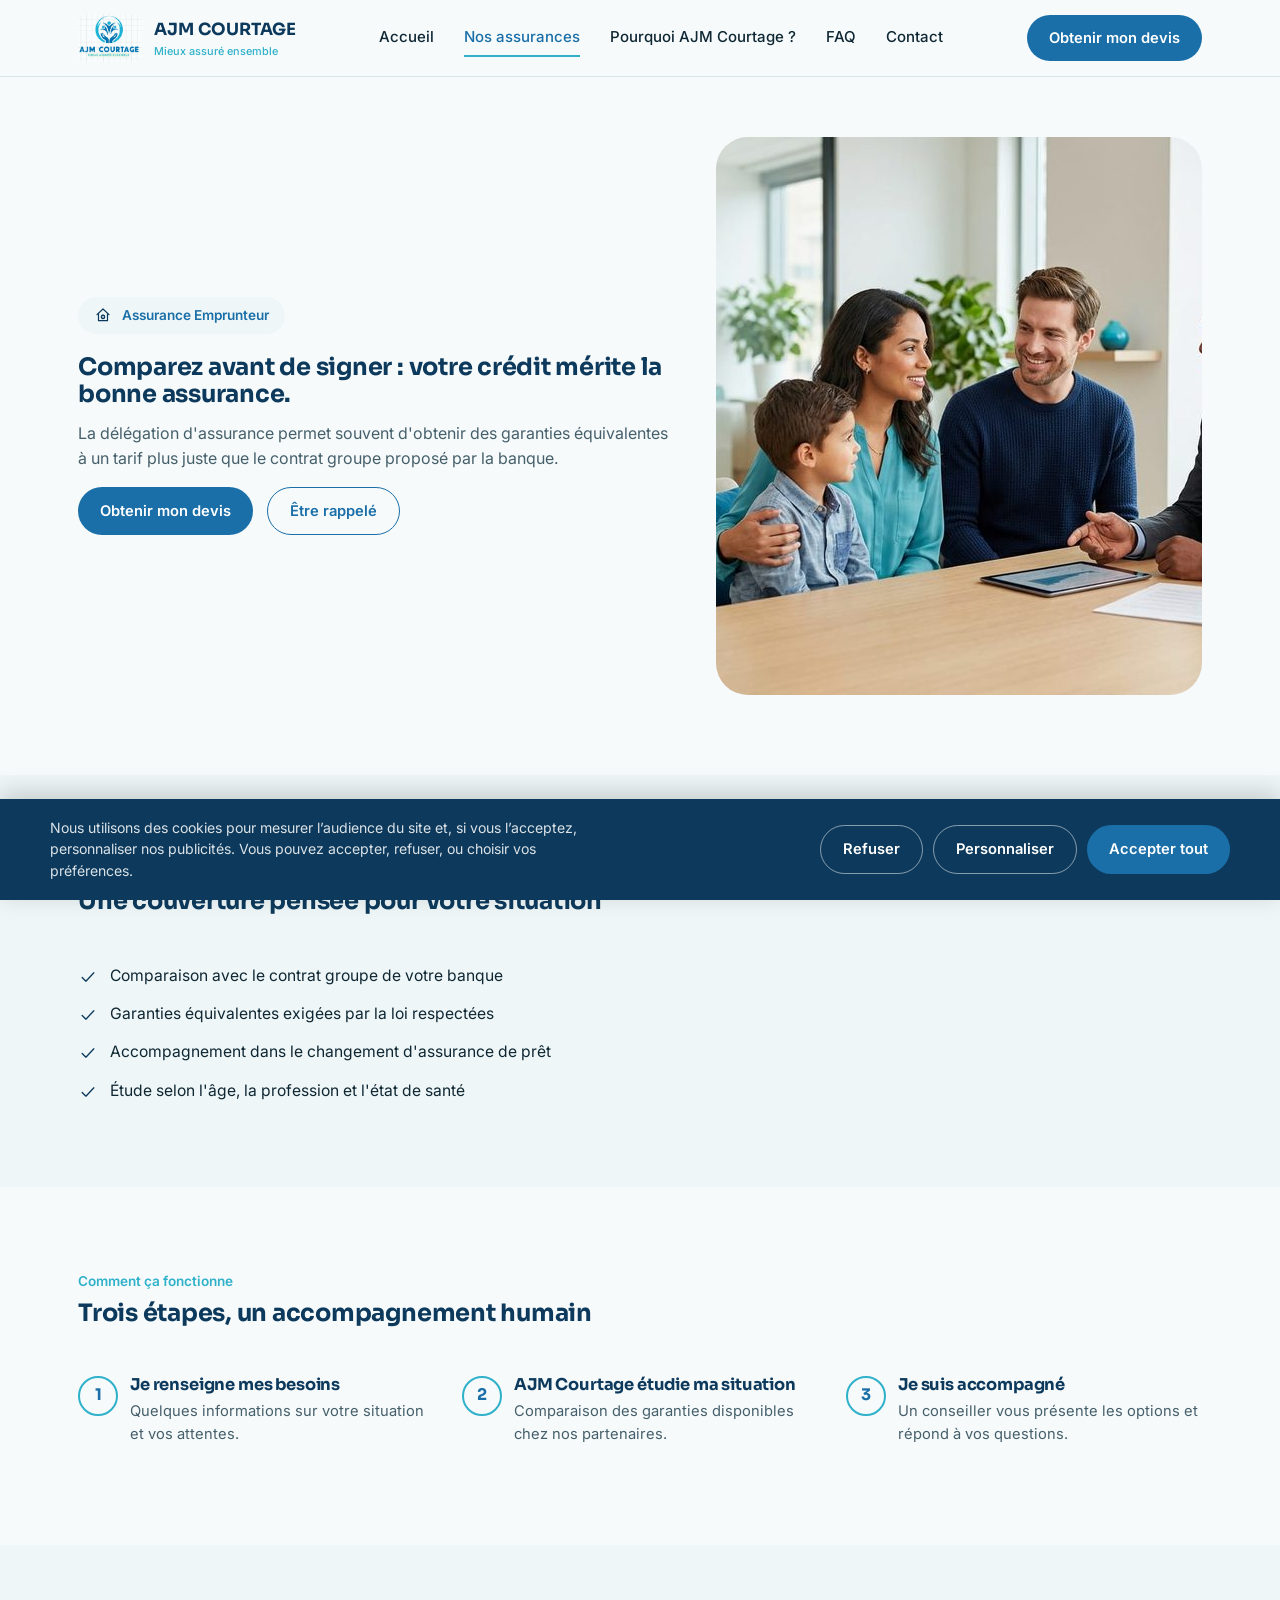
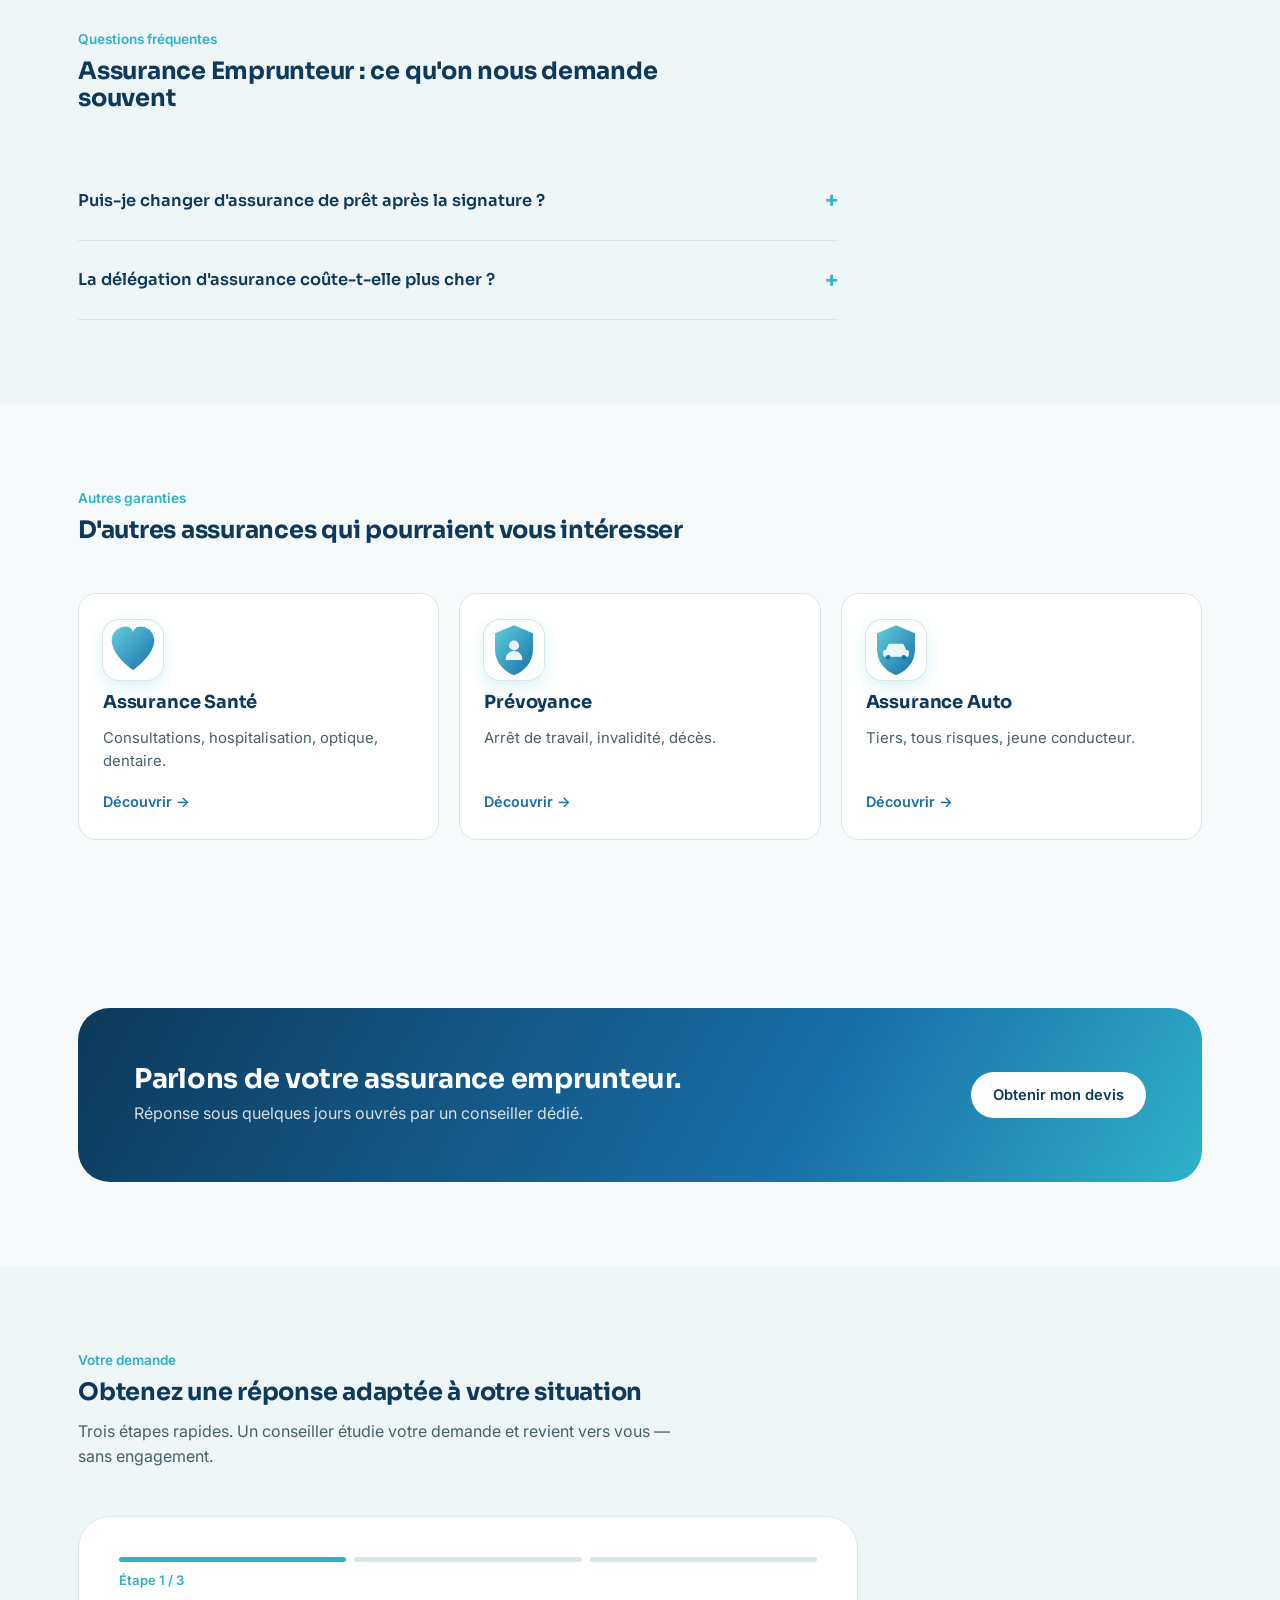
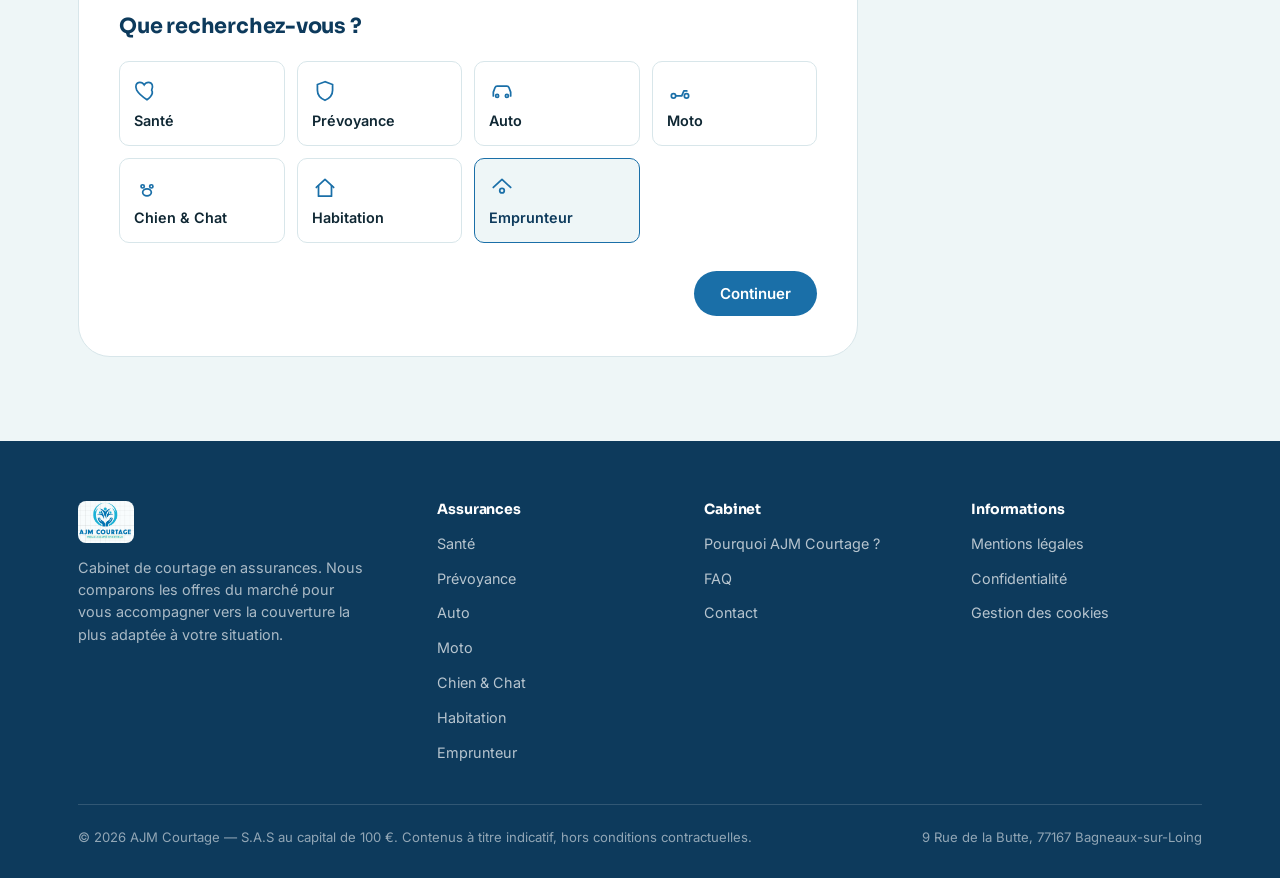
<file: assurance-emprunteur.html>
<!DOCTYPE html>
<html lang="fr">
<head>
<meta charset="UTF-8" />
<meta name="viewport" content="width=device-width, initial-scale=1.0" />
<title>Assurance Emprunteur — AJM Courtage</title>
<meta name="description" content="La délégation d'assurance permet souvent d'obtenir des garanties équivalentes à un tarif plus juste que le contrat groupe proposé par la banque." />
<link rel="canonical" href="https://ajmcourtages.fr/assurance-emprunteur.html" />
<meta property="og:type" content="website" />
<meta property="og:site_name" content="AJM Courtage" />
<meta property="og:title" content="Assurance Emprunteur — AJM Courtage" />
<meta property="og:description" content="La délégation d'assurance permet souvent d'obtenir des garanties équivalentes à un tarif plus juste que le contrat groupe proposé par la banque." />
<meta property="og:url" content="https://ajmcourtages.fr/assurance-emprunteur.html" />
<meta name="twitter:card" content="summary" />
<meta name="twitter:title" content="Assurance Emprunteur — AJM Courtage" />
<meta name="twitter:description" content="La délégation d'assurance permet souvent d'obtenir des garanties équivalentes à un tarif plus juste que le contrat groupe proposé par la banque." />
<link rel="icon" href="assets/logo.jpg" />
<link rel="preconnect" href="https://fonts.googleapis.com">
<link rel="preconnect" href="https://fonts.gstatic.com" crossorigin>
<link href="https://fonts.googleapis.com/css2?family=Sora:wght@500;600;700&family=Inter:wght@400;500;600&display=swap" rel="stylesheet">
<link rel="stylesheet" href="styles.css" />
<!--
  Tracking marketing (GA4 / Meta Pixel / TikTok Pixel) : volontairement PAS
  chargé ici. Ces scripts déposent des cookies non essentiels et ne doivent
  s'exécuter qu'après consentement (RGPD). Voir consent.js, qui affiche le
  bandeau cookies et charge les 3 pixels uniquement si l'utilisateur accepte.
  Les identifiants réels (GA4/Meta/TikTok) sont à renseigner en haut de ce
  fichier, à la place des placeholders indiqués.
-->
</head>
<body data-page="assurance-emprunteur" data-product="assurance-emprunteur">
<header class="site-header">
  <div class="wrap">
    <a class="brand" href="index.html">
      <img src="assets/logo.jpg" alt="Logo AJM Courtage" />
      <span>
        <span class="brand-name">AJM COURTAGE</span>
        <span class="brand-tag">Mieux assuré ensemble</span>
      </span>
    </a>
    <nav class="main-nav">
      <a href="index.html">Accueil</a>
<a href="#produits" class="active">Nos assurances</a>
<a href="#pourquoi">Pourquoi AJM Courtage ?</a>
<a href="#faq">FAQ</a>
<a href="#contact">Contact</a>

      <a class="btn btn-primary nav-cta-mobile" href="#devis">Obtenir mon devis</a>
    </nav>
    <a class="btn btn-primary header-cta" href="#devis">Obtenir mon devis</a>
    <button class="nav-toggle" aria-label="Menu" aria-expanded="false">☰</button>
  </div>
</header>
<script>
  (function () {
    var btn = document.querySelector(".nav-toggle");
    var nav = document.querySelector(".main-nav");
    if (!btn || !nav) return;
    btn.addEventListener("click", function () {
      var open = nav.classList.toggle("open");
      btn.setAttribute("aria-expanded", open ? "true" : "false");
      btn.textContent = open ? "✕" : "☰";
    });
  })();
</script>

<main>
  <section class="product-hero">
    <div class="wrap product-hero-grid">
      <div>
        <span class="badge"><svg width="18" height="18" viewBox="0 0 24 24" fill="none" stroke="#0d3a5c" stroke-width="1.6"><path d="M4 11.5 12 4l8 7.5" stroke-linecap="round" stroke-linejoin="round"/><path d="M6 10v9.5h12V10" stroke-linecap="round" stroke-linejoin="round"/><circle cx="12" cy="14.5" r="2.3"/><path d="M12 12.2v1M12 15.7v1" stroke-linecap="round"/></svg> Assurance Emprunteur</span>
        <h1>Comparez avant de signer : votre crédit mérite la bonne assurance.</h1>
        <p class="lead">La délégation d'assurance permet souvent d'obtenir des garanties équivalentes à un tarif plus juste que le contrat groupe proposé par la banque.</p>
        <div class="hero-actions">
          <a class="btn btn-primary" href="#devis">Obtenir mon devis</a>
          <a class="btn btn-ghost" href="#devis">Être rappelé</a>
        </div>
      </div>
      <div class="product-hero-photo">
        <img src="assets/hero-emprunteur.jpg" alt="Assurance Emprunteur — AJM Courtage" loading="lazy" width="1000" height="558">
      </div>
    </div>
  </section>

  <section class="section-alt">
    <div class="wrap">
      <div class="section-head">
        <span class="kicker">Ce que couvre cette garantie</span>
        <h2>Une couverture pensée pour votre situation</h2>
      </div>
      <ul class="benefits-list">
        <li><svg width="20" height="20" viewBox="0 0 24 24" fill="none" stroke="#0d3a5c" stroke-width="1.6"><path d="M5 12.5 9.5 17 19 7" stroke-linecap="round" stroke-linejoin="round"/></svg><span>Comparaison avec le contrat groupe de votre banque</span></li>
<li><svg width="20" height="20" viewBox="0 0 24 24" fill="none" stroke="#0d3a5c" stroke-width="1.6"><path d="M5 12.5 9.5 17 19 7" stroke-linecap="round" stroke-linejoin="round"/></svg><span>Garanties équivalentes exigées par la loi respectées</span></li>
<li><svg width="20" height="20" viewBox="0 0 24 24" fill="none" stroke="#0d3a5c" stroke-width="1.6"><path d="M5 12.5 9.5 17 19 7" stroke-linecap="round" stroke-linejoin="round"/></svg><span>Accompagnement dans le changement d'assurance de prêt</span></li>
<li><svg width="20" height="20" viewBox="0 0 24 24" fill="none" stroke="#0d3a5c" stroke-width="1.6"><path d="M5 12.5 9.5 17 19 7" stroke-linecap="round" stroke-linejoin="round"/></svg><span>Étude selon l'âge, la profession et l'état de santé</span></li>

      </ul>
    </div>
  </section>

  <section>
    <div class="wrap">
      <div class="section-head">
        <span class="kicker">Comment ça fonctionne</span>
        <h2>Trois étapes, un accompagnement humain</h2>
      </div>
      <div class="steps">
        <div class="step"><h3>Je renseigne mes besoins</h3><p>Quelques informations sur votre situation et vos attentes.</p></div>
        <div class="step"><h3>AJM Courtage étudie ma situation</h3><p>Comparaison des garanties disponibles chez nos partenaires.</p></div>
        <div class="step"><h3>Je suis accompagné</h3><p>Un conseiller vous présente les options et répond à vos questions.</p></div>
      </div>
    </div>
  </section>

  <section id="faq" class="section-alt">
    <div class="wrap">
      <div class="section-head">
        <span class="kicker">Questions fréquentes</span>
        <h2>Assurance Emprunteur : ce qu'on nous demande souvent</h2>
      </div>
      <div class="faq-list">
        <details class="faq-item"><summary>Puis-je changer d'assurance de prêt après la signature ?</summary><p>Oui, la loi permet de résilier et changer d'assurance emprunteur à tout moment, à condition que les nouvelles garanties soient équivalentes.</p></details>
<details class="faq-item"><summary>La délégation d'assurance coûte-t-elle plus cher ?</summary><p>Le plus souvent non : elle est en général plus compétitive que le contrat groupe bancaire, à garanties comparables.</p></details>

      </div>
    </div>
  </section>

  <section>
    <div class="wrap">
      <div class="section-head">
        <span class="kicker">Autres garanties</span>
        <h2>D'autres assurances qui pourraient vous intéresser</h2>
      </div>
      <div class="product-grid">
      <a class="product-card" href="assurance-sante.html">
        <div class="product-icon"><svg width="56" height="56" viewBox="0 0 100 100" xmlns="http://www.w3.org/2000/svg"><defs><linearGradient id="pg26" x1="0" y1="0" x2="1" y2="1"><stop offset="0" stop-color="#5fd0dd"/><stop offset="1" stop-color="#1a6fa8"/></linearGradient></defs><g fill="url(#pg26)"><path d="M50 86C50 86 12 60 12 33 12 18 24 8 37 8 44 8 50 13 50 20 50 13 56 8 63 8 76 8 88 18 88 33 88 60 50 86 50 86Z"/></g></svg></div>
        <h3>Assurance Santé</h3>
        <p>Consultations, hospitalisation, optique, dentaire.</p>
        <span class="card-link">Découvrir →</span>
      </a>
      <a class="product-card" href="prevoyance.html">
        <div class="product-icon"><svg width="56" height="56" viewBox="0 0 100 100" xmlns="http://www.w3.org/2000/svg"><defs><linearGradient id="pg27" x1="0" y1="0" x2="1" y2="1"><stop offset="0" stop-color="#5fd0dd"/><stop offset="1" stop-color="#1a6fa8"/></linearGradient></defs><g fill="url(#pg27)"><path d="M50 6 84 20V48C84 72 68 88 50 95 32 88 16 72 16 48V20Z"/><circle cx="50" cy="42" r="9" fill="#fff" opacity="0.9"/><path d="M35 68C35 58 42 52 50 52 58 52 65 58 65 68" fill="#fff" opacity="0.9"/></g></svg></div>
        <h3>Prévoyance</h3>
        <p>Arrêt de travail, invalidité, décès.</p>
        <span class="card-link">Découvrir →</span>
      </a>
      <a class="product-card" href="assurance-auto.html">
        <div class="product-icon"><svg width="56" height="56" viewBox="0 0 100 100" xmlns="http://www.w3.org/2000/svg"><defs><linearGradient id="pg28" x1="0" y1="0" x2="1" y2="1"><stop offset="0" stop-color="#5fd0dd"/><stop offset="1" stop-color="#1a6fa8"/></linearGradient></defs><g fill="url(#pg28)"><path d="M50 6 84 20V48C84 72 68 88 50 95 32 88 16 72 16 48V20Z"/><rect x="27" y="50" width="46" height="12" rx="3" fill="#fff" opacity="0.9"/><path d="M32 50 37 39H63L68 50Z" fill="#fff" opacity="0.9"/><circle cx="36" cy="63" r="4" fill="#1a6fa8"/><circle cx="64" cy="63" r="4" fill="#1a6fa8"/></g></svg></div>
        <h3>Assurance Auto</h3>
        <p>Tiers, tous risques, jeune conducteur.</p>
        <span class="card-link">Découvrir →</span>
      </a>
      </div>
    </div>
  </section>

  <section>
    <div class="wrap">
      <div class="cta-band">
        <div>
          <h2>Parlons de votre assurance emprunteur.</h2>
          <p>Réponse sous quelques jours ouvrés par un conseiller dédié.</p>
        </div>
        <a class="btn btn-primary" href="#devis">Obtenir mon devis</a>
      </div>
    </div>
  </section>

  <section id="devis" class="section-alt">
    <div class="wrap">
      <div class="section-head">
        <span class="kicker">Votre demande</span>
        <h2>Obtenez une réponse adaptée à votre situation</h2>
        <p>Trois étapes rapides. Un conseiller étudie votre demande et revient vers vous — sans engagement.</p>
      </div>
      <div id="lead-form" class="lead-form" data-preselect="assurance-emprunteur"></div>
    </div>
  </section>

</main>
<footer id="contact">
  <div class="wrap">
    <div class="footer-grid">
      <div class="footer-brand">
        <img src="assets/logo.jpg" alt="Logo AJM Courtage" />
        <p>Cabinet de courtage en assurances. Nous comparons les offres du marché pour vous accompagner vers la couverture la plus adaptée à votre situation.</p>
      </div>
      <div>
        <h4>Assurances</h4>
        <ul><li><a href="assurance-sante.html">Santé</a></li>
<li><a href="prevoyance.html">Prévoyance</a></li>
<li><a href="assurance-auto.html">Auto</a></li>
<li><a href="assurance-moto.html">Moto</a></li>
<li><a href="assurance-chien-chat.html">Chien & Chat</a></li>
<li><a href="assurance-habitation.html">Habitation</a></li>
<li><a href="assurance-emprunteur.html">Emprunteur</a></li></ul>
      </div>
      <div>
        <h4>Cabinet</h4>
        <ul>
          <li><a href="index.html#pourquoi">Pourquoi AJM Courtage ?</a></li>
          <li><a href="index.html#faq">FAQ</a></li>
          <li><a href="#contact">Contact</a></li>
        </ul>
      </div>
      <div>
        <h4>Informations</h4>
        <ul>
          <li><a href="mentions-legales.html">Mentions légales</a></li>
          <li><a href="confidentialite.html">Confidentialité</a></li>
          <li><a href="cookies.html">Gestion des cookies</a></li>
        </ul>
      </div>
    </div>
    <div class="footer-bottom">
      <span>© 2026 AJM Courtage — S.A.S au capital de 100 €. Contenus à titre indicatif, hors conditions contractuelles.</span>
      <span>9 Rue de la Butte, 77167 Bagneaux-sur-Loing</span>
    </div>
  </div>
</footer>
<script src="consent.js" defer></script>
<script src="tracking.js" defer></script>
<script src="form.js" defer></script>
</body>
</html>
</file>
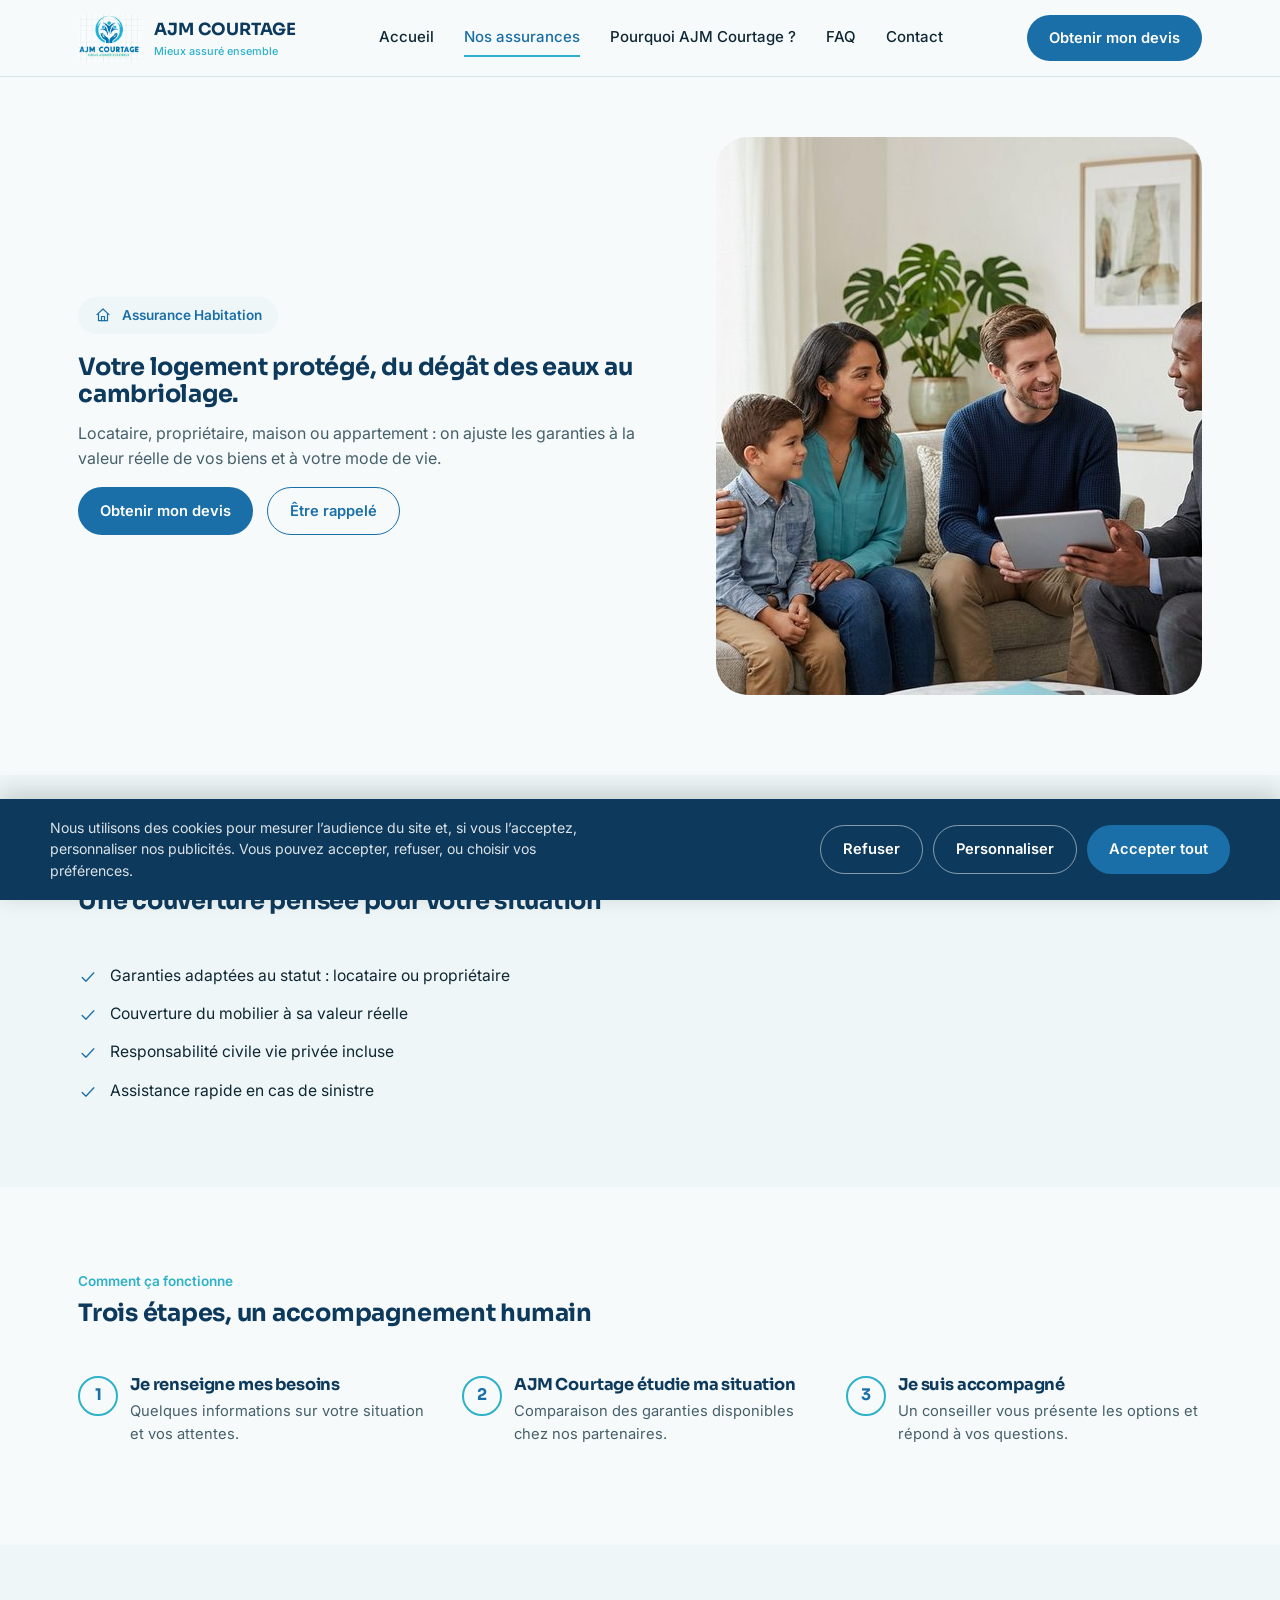
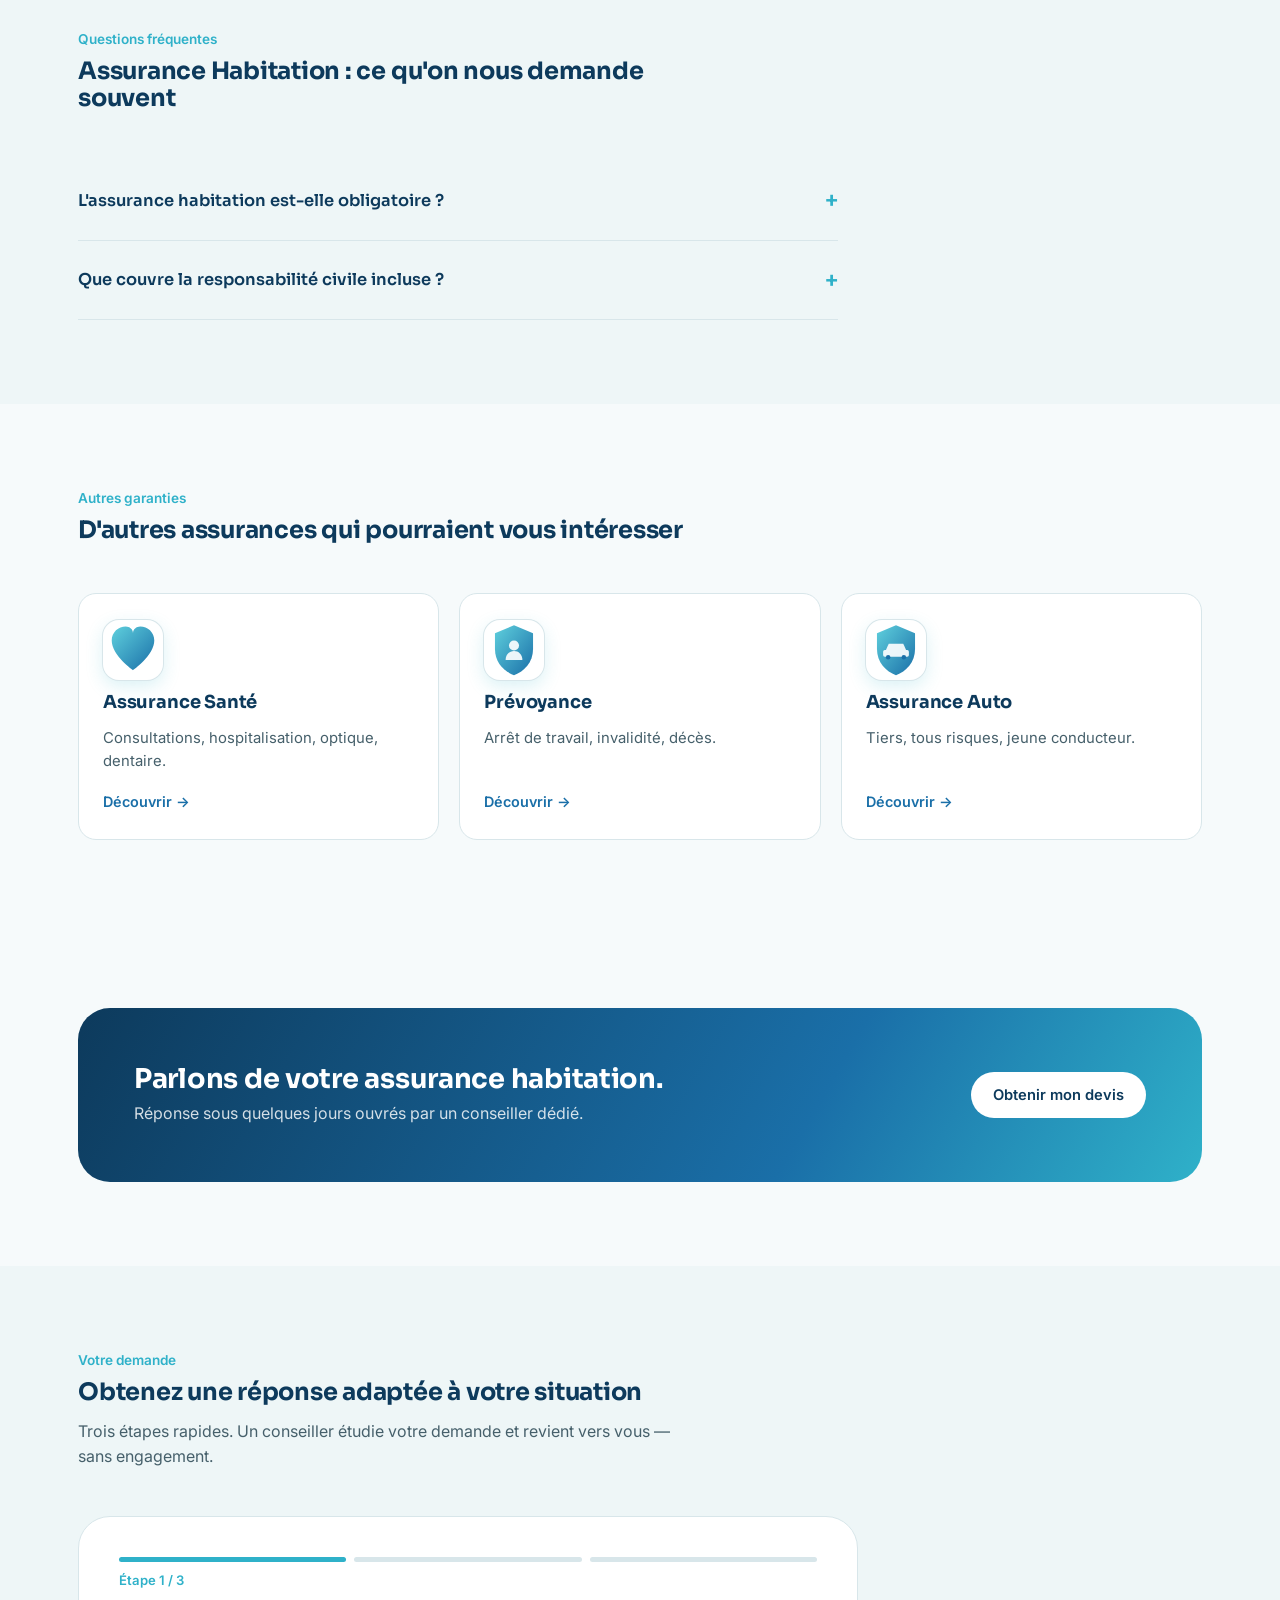
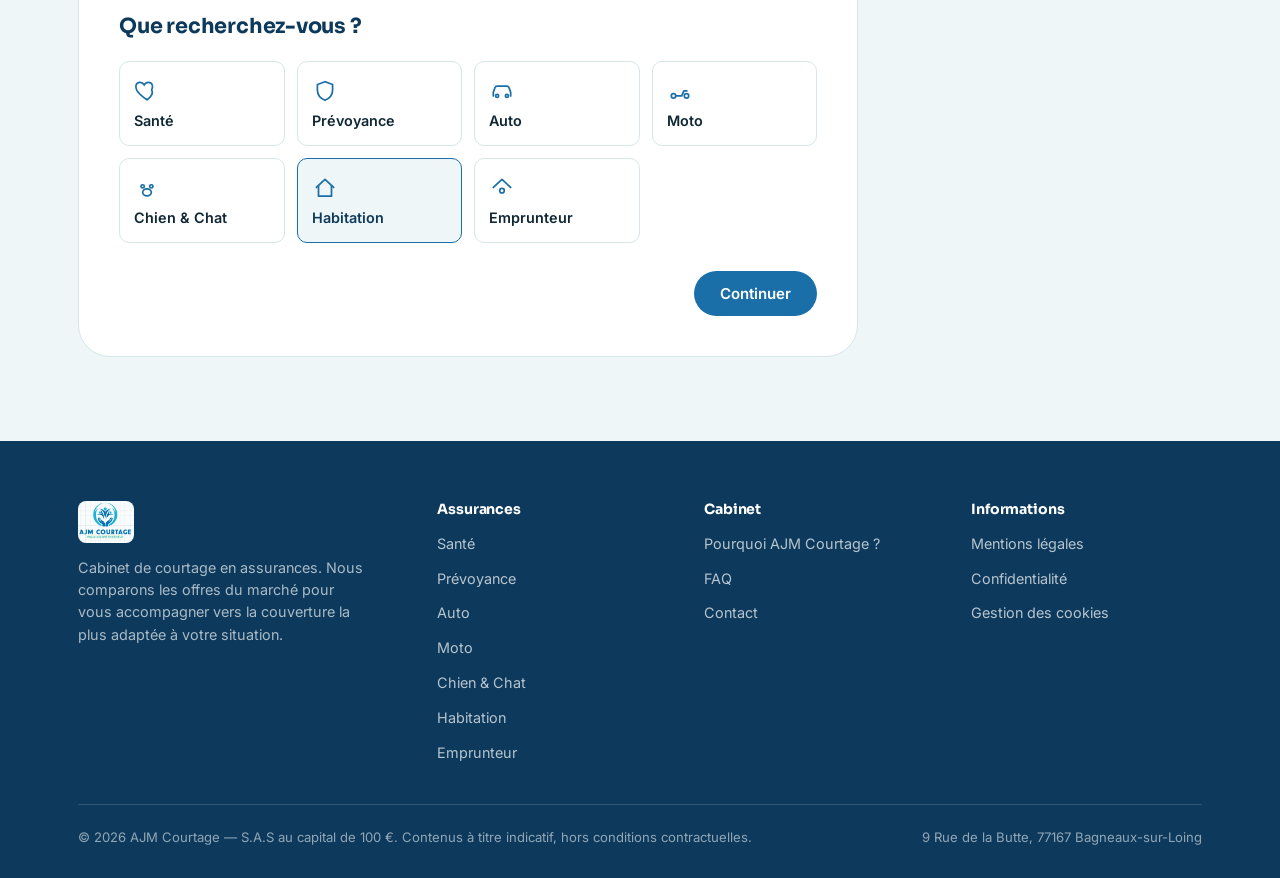
<file: assurance-habitation.html>
<!DOCTYPE html>
<html lang="fr">
<head>
<meta charset="UTF-8" />
<meta name="viewport" content="width=device-width, initial-scale=1.0" />
<title>Assurance Habitation — AJM Courtage</title>
<meta name="description" content="Locataire, propriétaire, maison ou appartement : on ajuste les garanties à la valeur réelle de vos biens et à votre mode de vie." />
<link rel="canonical" href="https://ajmcourtages.fr/assurance-habitation.html" />
<meta property="og:type" content="website" />
<meta property="og:site_name" content="AJM Courtage" />
<meta property="og:title" content="Assurance Habitation — AJM Courtage" />
<meta property="og:description" content="Locataire, propriétaire, maison ou appartement : on ajuste les garanties à la valeur réelle de vos biens et à votre mode de vie." />
<meta property="og:url" content="https://ajmcourtages.fr/assurance-habitation.html" />
<meta name="twitter:card" content="summary" />
<meta name="twitter:title" content="Assurance Habitation — AJM Courtage" />
<meta name="twitter:description" content="Locataire, propriétaire, maison ou appartement : on ajuste les garanties à la valeur réelle de vos biens et à votre mode de vie." />
<link rel="icon" href="assets/logo.jpg" />
<link rel="preconnect" href="https://fonts.googleapis.com">
<link rel="preconnect" href="https://fonts.gstatic.com" crossorigin>
<link href="https://fonts.googleapis.com/css2?family=Sora:wght@500;600;700&family=Inter:wght@400;500;600&display=swap" rel="stylesheet">
<link rel="stylesheet" href="styles.css" />
<!--
  Tracking marketing (GA4 / Meta Pixel / TikTok Pixel) : volontairement PAS
  chargé ici. Ces scripts déposent des cookies non essentiels et ne doivent
  s'exécuter qu'après consentement (RGPD). Voir consent.js, qui affiche le
  bandeau cookies et charge les 3 pixels uniquement si l'utilisateur accepte.
  Les identifiants réels (GA4/Meta/TikTok) sont à renseigner en haut de ce
  fichier, à la place des placeholders indiqués.
-->
</head>
<body data-page="assurance-habitation" data-product="assurance-habitation">
<header class="site-header">
  <div class="wrap">
    <a class="brand" href="index.html">
      <img src="assets/logo.jpg" alt="Logo AJM Courtage" />
      <span>
        <span class="brand-name">AJM COURTAGE</span>
        <span class="brand-tag">Mieux assuré ensemble</span>
      </span>
    </a>
    <nav class="main-nav">
      <a href="index.html">Accueil</a>
<a href="#produits" class="active">Nos assurances</a>
<a href="#pourquoi">Pourquoi AJM Courtage ?</a>
<a href="#faq">FAQ</a>
<a href="#contact">Contact</a>

      <a class="btn btn-primary nav-cta-mobile" href="#devis">Obtenir mon devis</a>
    </nav>
    <a class="btn btn-primary header-cta" href="#devis">Obtenir mon devis</a>
    <button class="nav-toggle" aria-label="Menu" aria-expanded="false">☰</button>
  </div>
</header>
<script>
  (function () {
    var btn = document.querySelector(".nav-toggle");
    var nav = document.querySelector(".main-nav");
    if (!btn || !nav) return;
    btn.addEventListener("click", function () {
      var open = nav.classList.toggle("open");
      btn.setAttribute("aria-expanded", open ? "true" : "false");
      btn.textContent = open ? "✕" : "☰";
    });
  })();
</script>

<main>
  <section class="product-hero">
    <div class="wrap product-hero-grid">
      <div>
        <span class="badge"><svg width="18" height="18" viewBox="0 0 24 24" fill="none" stroke="#1a6fa8" stroke-width="1.6"><path d="M4 11.5 12 4l8 7.5" stroke-linecap="round" stroke-linejoin="round"/><path d="M6 10v9.5h12V10" stroke-linecap="round" stroke-linejoin="round"/><path d="M10 19.5V14h4v5.5" stroke-linecap="round" stroke-linejoin="round"/></svg> Assurance Habitation</span>
        <h1>Votre logement protégé, du dégât des eaux au cambriolage.</h1>
        <p class="lead">Locataire, propriétaire, maison ou appartement : on ajuste les garanties à la valeur réelle de vos biens et à votre mode de vie.</p>
        <div class="hero-actions">
          <a class="btn btn-primary" href="#devis">Obtenir mon devis</a>
          <a class="btn btn-ghost" href="#devis">Être rappelé</a>
        </div>
      </div>
      <div class="product-hero-photo">
        <img src="assets/hero-habitation.jpg" alt="Assurance Habitation — AJM Courtage" loading="lazy" width="1000" height="558">
      </div>
    </div>
  </section>

  <section class="section-alt">
    <div class="wrap">
      <div class="section-head">
        <span class="kicker">Ce que couvre cette garantie</span>
        <h2>Une couverture pensée pour votre situation</h2>
      </div>
      <ul class="benefits-list">
        <li><svg width="20" height="20" viewBox="0 0 24 24" fill="none" stroke="#1a6fa8" stroke-width="1.6"><path d="M5 12.5 9.5 17 19 7" stroke-linecap="round" stroke-linejoin="round"/></svg><span>Garanties adaptées au statut : locataire ou propriétaire</span></li>
<li><svg width="20" height="20" viewBox="0 0 24 24" fill="none" stroke="#1a6fa8" stroke-width="1.6"><path d="M5 12.5 9.5 17 19 7" stroke-linecap="round" stroke-linejoin="round"/></svg><span>Couverture du mobilier à sa valeur réelle</span></li>
<li><svg width="20" height="20" viewBox="0 0 24 24" fill="none" stroke="#1a6fa8" stroke-width="1.6"><path d="M5 12.5 9.5 17 19 7" stroke-linecap="round" stroke-linejoin="round"/></svg><span>Responsabilité civile vie privée incluse</span></li>
<li><svg width="20" height="20" viewBox="0 0 24 24" fill="none" stroke="#1a6fa8" stroke-width="1.6"><path d="M5 12.5 9.5 17 19 7" stroke-linecap="round" stroke-linejoin="round"/></svg><span>Assistance rapide en cas de sinistre</span></li>

      </ul>
    </div>
  </section>

  <section>
    <div class="wrap">
      <div class="section-head">
        <span class="kicker">Comment ça fonctionne</span>
        <h2>Trois étapes, un accompagnement humain</h2>
      </div>
      <div class="steps">
        <div class="step"><h3>Je renseigne mes besoins</h3><p>Quelques informations sur votre situation et vos attentes.</p></div>
        <div class="step"><h3>AJM Courtage étudie ma situation</h3><p>Comparaison des garanties disponibles chez nos partenaires.</p></div>
        <div class="step"><h3>Je suis accompagné</h3><p>Un conseiller vous présente les options et répond à vos questions.</p></div>
      </div>
    </div>
  </section>

  <section id="faq" class="section-alt">
    <div class="wrap">
      <div class="section-head">
        <span class="kicker">Questions fréquentes</span>
        <h2>Assurance Habitation : ce qu'on nous demande souvent</h2>
      </div>
      <div class="faq-list">
        <details class="faq-item"><summary>L'assurance habitation est-elle obligatoire ?</summary><p>Elle est obligatoire pour les locataires. Pour les propriétaires occupants, elle est fortement recommandée mais pas légalement imposée, sauf copropriété.</p></details>
<details class="faq-item"><summary>Que couvre la responsabilité civile incluse ?</summary><p>Elle couvre les dommages que vous, ou les personnes vivant sous votre toit, pourriez causer involontairement à un tiers.</p></details>

      </div>
    </div>
  </section>

  <section>
    <div class="wrap">
      <div class="section-head">
        <span class="kicker">Autres garanties</span>
        <h2>D'autres assurances qui pourraient vous intéresser</h2>
      </div>
      <div class="product-grid">
      <a class="product-card" href="assurance-sante.html">
        <div class="product-icon"><svg width="56" height="56" viewBox="0 0 100 100" xmlns="http://www.w3.org/2000/svg"><defs><linearGradient id="pg23" x1="0" y1="0" x2="1" y2="1"><stop offset="0" stop-color="#5fd0dd"/><stop offset="1" stop-color="#1a6fa8"/></linearGradient></defs><g fill="url(#pg23)"><path d="M50 86C50 86 12 60 12 33 12 18 24 8 37 8 44 8 50 13 50 20 50 13 56 8 63 8 76 8 88 18 88 33 88 60 50 86 50 86Z"/></g></svg></div>
        <h3>Assurance Santé</h3>
        <p>Consultations, hospitalisation, optique, dentaire.</p>
        <span class="card-link">Découvrir →</span>
      </a>
      <a class="product-card" href="prevoyance.html">
        <div class="product-icon"><svg width="56" height="56" viewBox="0 0 100 100" xmlns="http://www.w3.org/2000/svg"><defs><linearGradient id="pg24" x1="0" y1="0" x2="1" y2="1"><stop offset="0" stop-color="#5fd0dd"/><stop offset="1" stop-color="#1a6fa8"/></linearGradient></defs><g fill="url(#pg24)"><path d="M50 6 84 20V48C84 72 68 88 50 95 32 88 16 72 16 48V20Z"/><circle cx="50" cy="42" r="9" fill="#fff" opacity="0.9"/><path d="M35 68C35 58 42 52 50 52 58 52 65 58 65 68" fill="#fff" opacity="0.9"/></g></svg></div>
        <h3>Prévoyance</h3>
        <p>Arrêt de travail, invalidité, décès.</p>
        <span class="card-link">Découvrir →</span>
      </a>
      <a class="product-card" href="assurance-auto.html">
        <div class="product-icon"><svg width="56" height="56" viewBox="0 0 100 100" xmlns="http://www.w3.org/2000/svg"><defs><linearGradient id="pg25" x1="0" y1="0" x2="1" y2="1"><stop offset="0" stop-color="#5fd0dd"/><stop offset="1" stop-color="#1a6fa8"/></linearGradient></defs><g fill="url(#pg25)"><path d="M50 6 84 20V48C84 72 68 88 50 95 32 88 16 72 16 48V20Z"/><rect x="27" y="50" width="46" height="12" rx="3" fill="#fff" opacity="0.9"/><path d="M32 50 37 39H63L68 50Z" fill="#fff" opacity="0.9"/><circle cx="36" cy="63" r="4" fill="#1a6fa8"/><circle cx="64" cy="63" r="4" fill="#1a6fa8"/></g></svg></div>
        <h3>Assurance Auto</h3>
        <p>Tiers, tous risques, jeune conducteur.</p>
        <span class="card-link">Découvrir →</span>
      </a>
      </div>
    </div>
  </section>

  <section>
    <div class="wrap">
      <div class="cta-band">
        <div>
          <h2>Parlons de votre assurance habitation.</h2>
          <p>Réponse sous quelques jours ouvrés par un conseiller dédié.</p>
        </div>
        <a class="btn btn-primary" href="#devis">Obtenir mon devis</a>
      </div>
    </div>
  </section>

  <section id="devis" class="section-alt">
    <div class="wrap">
      <div class="section-head">
        <span class="kicker">Votre demande</span>
        <h2>Obtenez une réponse adaptée à votre situation</h2>
        <p>Trois étapes rapides. Un conseiller étudie votre demande et revient vers vous — sans engagement.</p>
      </div>
      <div id="lead-form" class="lead-form" data-preselect="assurance-habitation"></div>
    </div>
  </section>

</main>
<footer id="contact">
  <div class="wrap">
    <div class="footer-grid">
      <div class="footer-brand">
        <img src="assets/logo.jpg" alt="Logo AJM Courtage" />
        <p>Cabinet de courtage en assurances. Nous comparons les offres du marché pour vous accompagner vers la couverture la plus adaptée à votre situation.</p>
      </div>
      <div>
        <h4>Assurances</h4>
        <ul><li><a href="assurance-sante.html">Santé</a></li>
<li><a href="prevoyance.html">Prévoyance</a></li>
<li><a href="assurance-auto.html">Auto</a></li>
<li><a href="assurance-moto.html">Moto</a></li>
<li><a href="assurance-chien-chat.html">Chien & Chat</a></li>
<li><a href="assurance-habitation.html">Habitation</a></li>
<li><a href="assurance-emprunteur.html">Emprunteur</a></li></ul>
      </div>
      <div>
        <h4>Cabinet</h4>
        <ul>
          <li><a href="index.html#pourquoi">Pourquoi AJM Courtage ?</a></li>
          <li><a href="index.html#faq">FAQ</a></li>
          <li><a href="#contact">Contact</a></li>
        </ul>
      </div>
      <div>
        <h4>Informations</h4>
        <ul>
          <li><a href="mentions-legales.html">Mentions légales</a></li>
          <li><a href="confidentialite.html">Confidentialité</a></li>
          <li><a href="cookies.html">Gestion des cookies</a></li>
        </ul>
      </div>
    </div>
    <div class="footer-bottom">
      <span>© 2026 AJM Courtage — S.A.S au capital de 100 €. Contenus à titre indicatif, hors conditions contractuelles.</span>
      <span>9 Rue de la Butte, 77167 Bagneaux-sur-Loing</span>
    </div>
  </div>
</footer>
<script src="consent.js" defer></script>
<script src="tracking.js" defer></script>
<script src="form.js" defer></script>
</body>
</html>
</file>
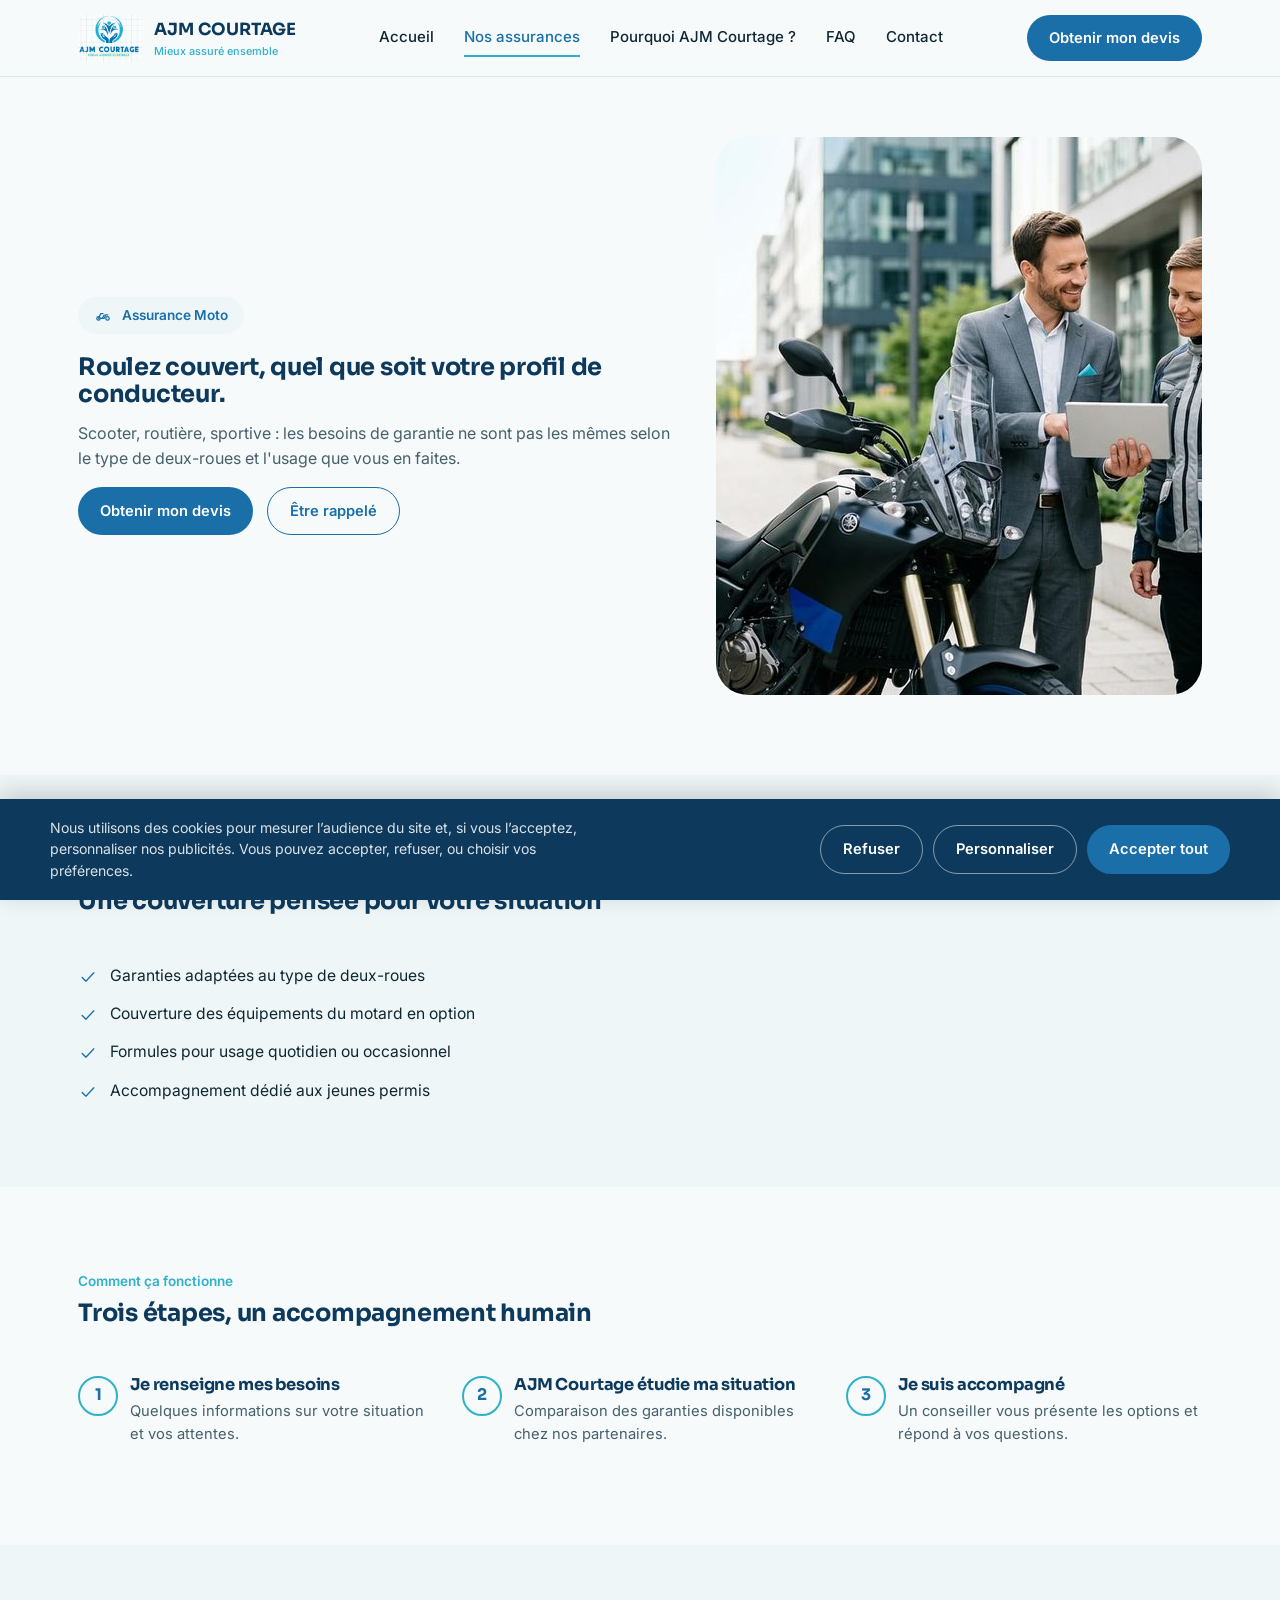
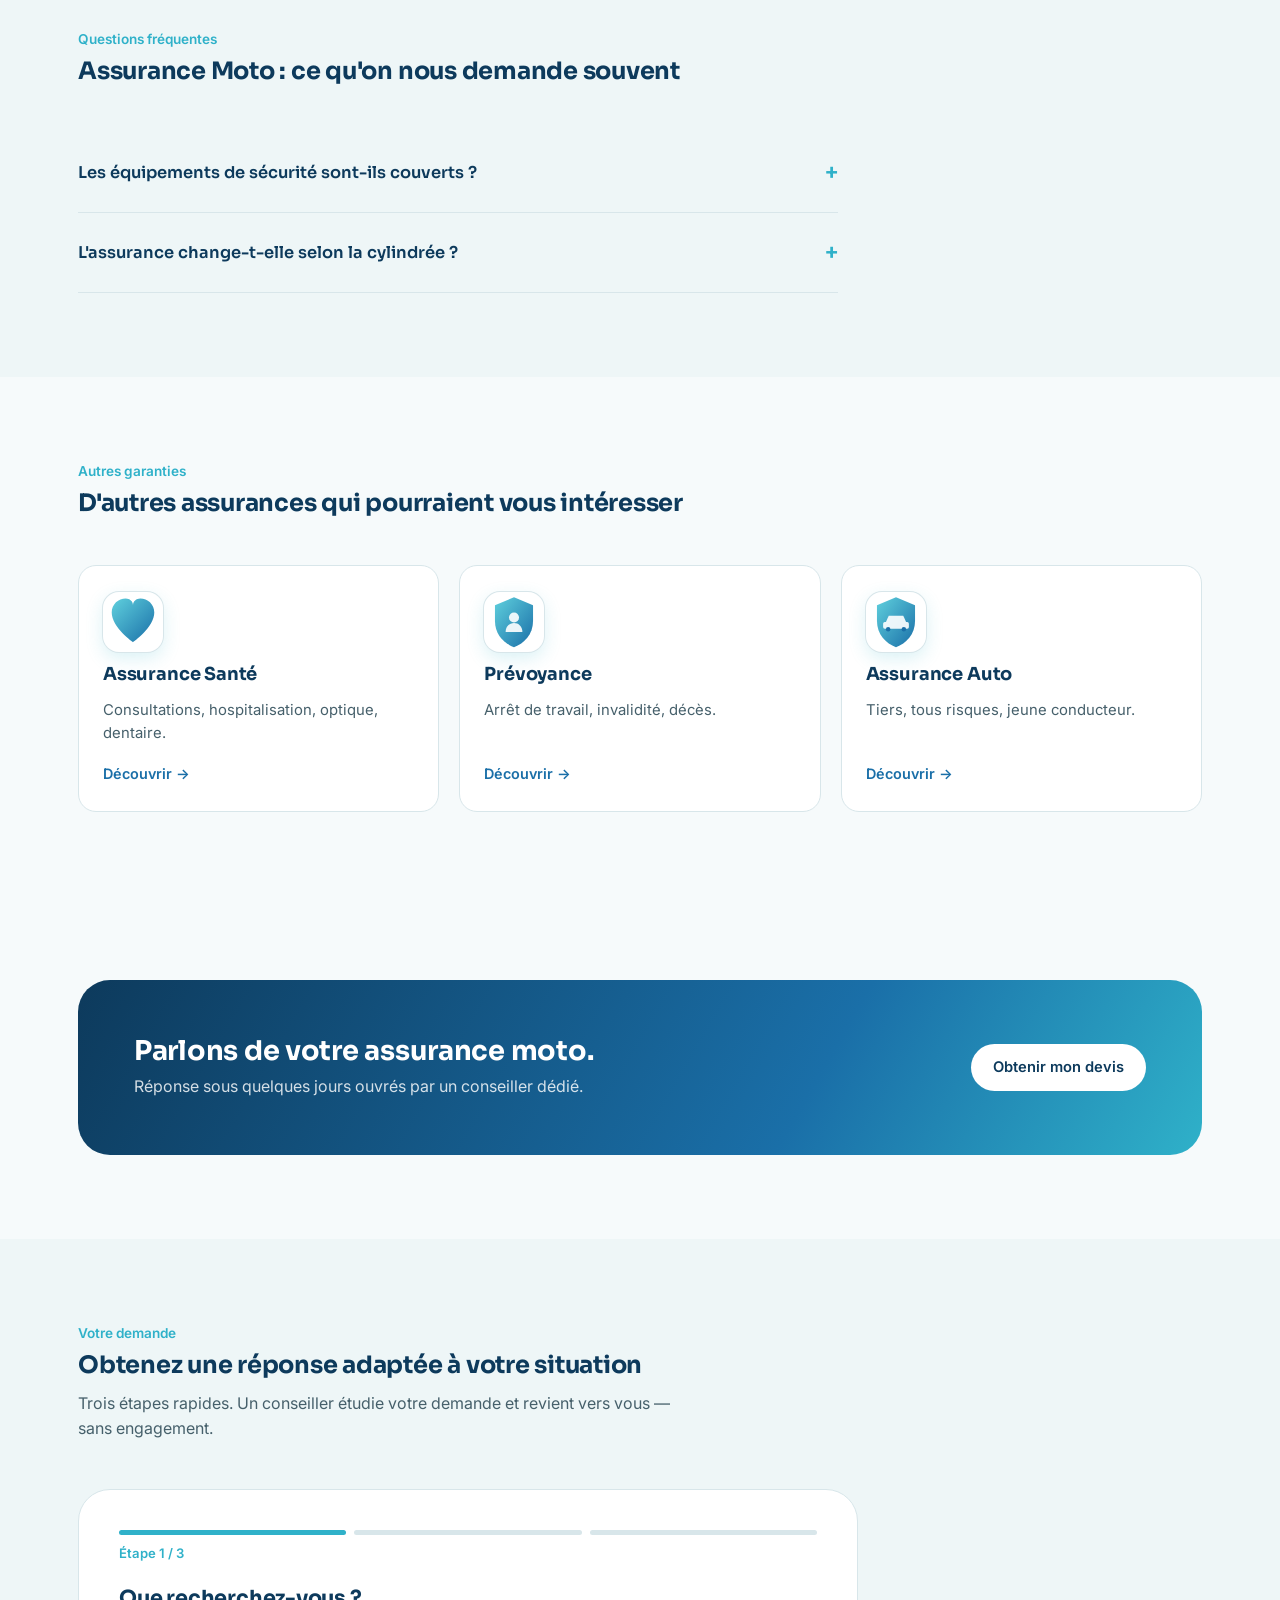
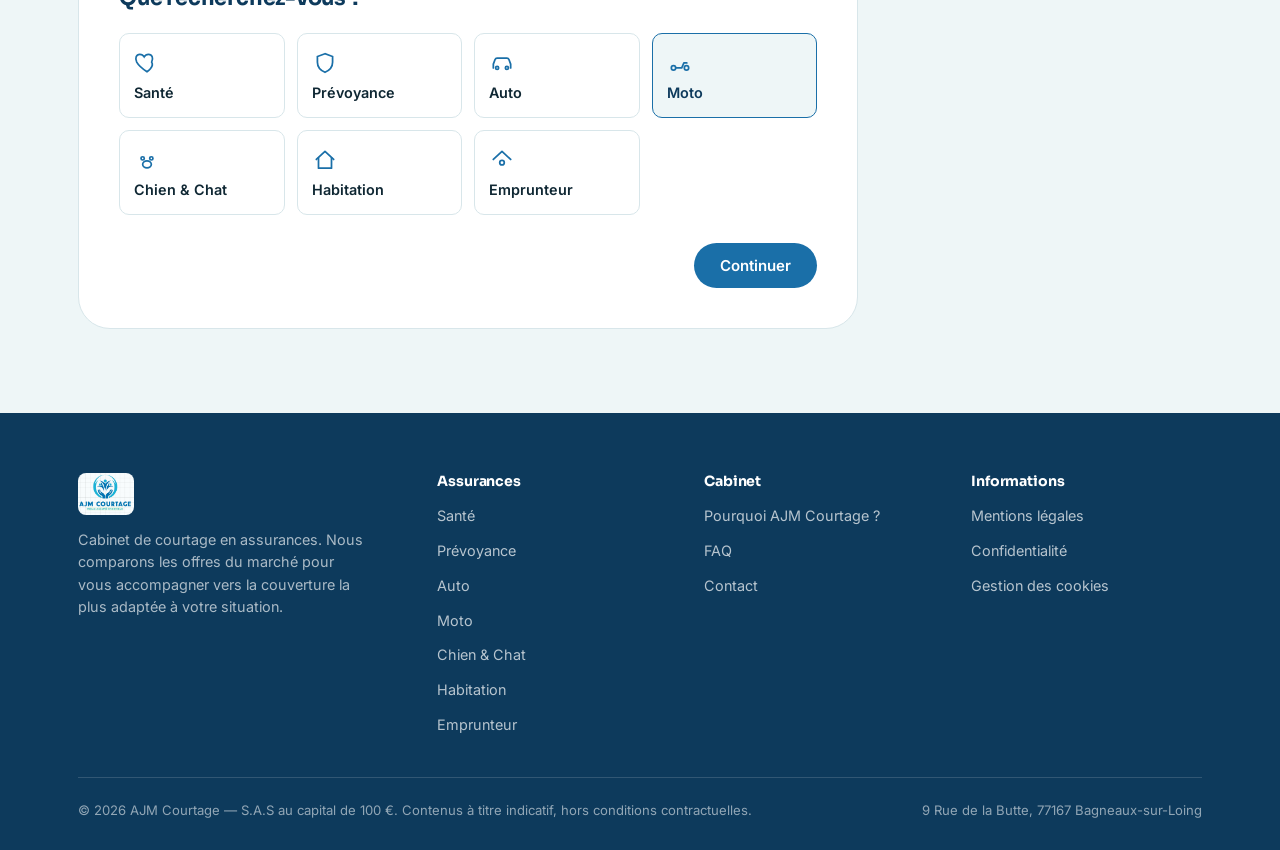
<file: assurance-moto.html>
<!DOCTYPE html>
<html lang="fr">
<head>
<meta charset="UTF-8" />
<meta name="viewport" content="width=device-width, initial-scale=1.0" />
<title>Assurance Moto — AJM Courtage</title>
<meta name="description" content="Scooter, routière, sportive : les besoins de garantie ne sont pas les mêmes selon le type de deux-roues et l'usage que vous en faites." />
<link rel="canonical" href="https://ajmcourtages.fr/assurance-moto.html" />
<meta property="og:type" content="website" />
<meta property="og:site_name" content="AJM Courtage" />
<meta property="og:title" content="Assurance Moto — AJM Courtage" />
<meta property="og:description" content="Scooter, routière, sportive : les besoins de garantie ne sont pas les mêmes selon le type de deux-roues et l'usage que vous en faites." />
<meta property="og:url" content="https://ajmcourtages.fr/assurance-moto.html" />
<meta name="twitter:card" content="summary" />
<meta name="twitter:title" content="Assurance Moto — AJM Courtage" />
<meta name="twitter:description" content="Scooter, routière, sportive : les besoins de garantie ne sont pas les mêmes selon le type de deux-roues et l'usage que vous en faites." />
<link rel="icon" href="assets/logo.jpg" />
<link rel="preconnect" href="https://fonts.googleapis.com">
<link rel="preconnect" href="https://fonts.gstatic.com" crossorigin>
<link href="https://fonts.googleapis.com/css2?family=Sora:wght@500;600;700&family=Inter:wght@400;500;600&display=swap" rel="stylesheet">
<link rel="stylesheet" href="styles.css" />
<!--
  Tracking marketing (GA4 / Meta Pixel / TikTok Pixel) : volontairement PAS
  chargé ici. Ces scripts déposent des cookies non essentiels et ne doivent
  s'exécuter qu'après consentement (RGPD). Voir consent.js, qui affiche le
  bandeau cookies et charge les 3 pixels uniquement si l'utilisateur accepte.
  Les identifiants réels (GA4/Meta/TikTok) sont à renseigner en haut de ce
  fichier, à la place des placeholders indiqués.
-->
</head>
<body data-page="assurance-moto" data-product="assurance-moto">
<header class="site-header">
  <div class="wrap">
    <a class="brand" href="index.html">
      <img src="assets/logo.jpg" alt="Logo AJM Courtage" />
      <span>
        <span class="brand-name">AJM COURTAGE</span>
        <span class="brand-tag">Mieux assuré ensemble</span>
      </span>
    </a>
    <nav class="main-nav">
      <a href="index.html">Accueil</a>
<a href="#produits" class="active">Nos assurances</a>
<a href="#pourquoi">Pourquoi AJM Courtage ?</a>
<a href="#faq">FAQ</a>
<a href="#contact">Contact</a>

      <a class="btn btn-primary nav-cta-mobile" href="#devis">Obtenir mon devis</a>
    </nav>
    <a class="btn btn-primary header-cta" href="#devis">Obtenir mon devis</a>
    <button class="nav-toggle" aria-label="Menu" aria-expanded="false">☰</button>
  </div>
</header>
<script>
  (function () {
    var btn = document.querySelector(".nav-toggle");
    var nav = document.querySelector(".main-nav");
    if (!btn || !nav) return;
    btn.addEventListener("click", function () {
      var open = nav.classList.toggle("open");
      btn.setAttribute("aria-expanded", open ? "true" : "false");
      btn.textContent = open ? "✕" : "☰";
    });
  })();
</script>

<main>
  <section class="product-hero">
    <div class="wrap product-hero-grid">
      <div>
        <span class="badge"><svg width="18" height="18" viewBox="0 0 24 24" fill="none" stroke="#1a6fa8" stroke-width="1.6"><circle cx="6" cy="16.5" r="2.3"/><circle cx="18" cy="16.5" r="2.3"/><path d="M8.2 16.5h5.4l2-4.6h2.7M13.6 11.9 11 16.5M6 16.5l3-6.4h3" stroke-linecap="round" stroke-linejoin="round"/></svg> Assurance Moto</span>
        <h1>Roulez couvert, quel que soit votre profil de conducteur.</h1>
        <p class="lead">Scooter, routière, sportive : les besoins de garantie ne sont pas les mêmes selon le type de deux-roues et l'usage que vous en faites.</p>
        <div class="hero-actions">
          <a class="btn btn-primary" href="#devis">Obtenir mon devis</a>
          <a class="btn btn-ghost" href="#devis">Être rappelé</a>
        </div>
      </div>
      <div class="product-hero-photo">
        <img src="assets/hero-moto.jpg" alt="Assurance Moto — AJM Courtage" loading="lazy" width="1000" height="558">
      </div>
    </div>
  </section>

  <section class="section-alt">
    <div class="wrap">
      <div class="section-head">
        <span class="kicker">Ce que couvre cette garantie</span>
        <h2>Une couverture pensée pour votre situation</h2>
      </div>
      <ul class="benefits-list">
        <li><svg width="20" height="20" viewBox="0 0 24 24" fill="none" stroke="#1a6fa8" stroke-width="1.6"><path d="M5 12.5 9.5 17 19 7" stroke-linecap="round" stroke-linejoin="round"/></svg><span>Garanties adaptées au type de deux-roues</span></li>
<li><svg width="20" height="20" viewBox="0 0 24 24" fill="none" stroke="#1a6fa8" stroke-width="1.6"><path d="M5 12.5 9.5 17 19 7" stroke-linecap="round" stroke-linejoin="round"/></svg><span>Couverture des équipements du motard en option</span></li>
<li><svg width="20" height="20" viewBox="0 0 24 24" fill="none" stroke="#1a6fa8" stroke-width="1.6"><path d="M5 12.5 9.5 17 19 7" stroke-linecap="round" stroke-linejoin="round"/></svg><span>Formules pour usage quotidien ou occasionnel</span></li>
<li><svg width="20" height="20" viewBox="0 0 24 24" fill="none" stroke="#1a6fa8" stroke-width="1.6"><path d="M5 12.5 9.5 17 19 7" stroke-linecap="round" stroke-linejoin="round"/></svg><span>Accompagnement dédié aux jeunes permis</span></li>

      </ul>
    </div>
  </section>

  <section>
    <div class="wrap">
      <div class="section-head">
        <span class="kicker">Comment ça fonctionne</span>
        <h2>Trois étapes, un accompagnement humain</h2>
      </div>
      <div class="steps">
        <div class="step"><h3>Je renseigne mes besoins</h3><p>Quelques informations sur votre situation et vos attentes.</p></div>
        <div class="step"><h3>AJM Courtage étudie ma situation</h3><p>Comparaison des garanties disponibles chez nos partenaires.</p></div>
        <div class="step"><h3>Je suis accompagné</h3><p>Un conseiller vous présente les options et répond à vos questions.</p></div>
      </div>
    </div>
  </section>

  <section id="faq" class="section-alt">
    <div class="wrap">
      <div class="section-head">
        <span class="kicker">Questions fréquentes</span>
        <h2>Assurance Moto : ce qu'on nous demande souvent</h2>
      </div>
      <div class="faq-list">
        <details class="faq-item"><summary>Les équipements de sécurité sont-ils couverts ?</summary><p>Oui, une garantie équipement peut être ajoutée pour couvrir casque, blouson et gants en cas de sinistre impliquant votre deux-roues.</p></details>
<details class="faq-item"><summary>L'assurance change-t-elle selon la cylindrée ?</summary><p>Oui, la cylindrée et la puissance influencent directement le niveau de risque évalué et donc les garanties recommandées.</p></details>

      </div>
    </div>
  </section>

  <section>
    <div class="wrap">
      <div class="section-head">
        <span class="kicker">Autres garanties</span>
        <h2>D'autres assurances qui pourraient vous intéresser</h2>
      </div>
      <div class="product-grid">
      <a class="product-card" href="assurance-sante.html">
        <div class="product-icon"><svg width="56" height="56" viewBox="0 0 100 100" xmlns="http://www.w3.org/2000/svg"><defs><linearGradient id="pg17" x1="0" y1="0" x2="1" y2="1"><stop offset="0" stop-color="#5fd0dd"/><stop offset="1" stop-color="#1a6fa8"/></linearGradient></defs><g fill="url(#pg17)"><path d="M50 86C50 86 12 60 12 33 12 18 24 8 37 8 44 8 50 13 50 20 50 13 56 8 63 8 76 8 88 18 88 33 88 60 50 86 50 86Z"/></g></svg></div>
        <h3>Assurance Santé</h3>
        <p>Consultations, hospitalisation, optique, dentaire.</p>
        <span class="card-link">Découvrir →</span>
      </a>
      <a class="product-card" href="prevoyance.html">
        <div class="product-icon"><svg width="56" height="56" viewBox="0 0 100 100" xmlns="http://www.w3.org/2000/svg"><defs><linearGradient id="pg18" x1="0" y1="0" x2="1" y2="1"><stop offset="0" stop-color="#5fd0dd"/><stop offset="1" stop-color="#1a6fa8"/></linearGradient></defs><g fill="url(#pg18)"><path d="M50 6 84 20V48C84 72 68 88 50 95 32 88 16 72 16 48V20Z"/><circle cx="50" cy="42" r="9" fill="#fff" opacity="0.9"/><path d="M35 68C35 58 42 52 50 52 58 52 65 58 65 68" fill="#fff" opacity="0.9"/></g></svg></div>
        <h3>Prévoyance</h3>
        <p>Arrêt de travail, invalidité, décès.</p>
        <span class="card-link">Découvrir →</span>
      </a>
      <a class="product-card" href="assurance-auto.html">
        <div class="product-icon"><svg width="56" height="56" viewBox="0 0 100 100" xmlns="http://www.w3.org/2000/svg"><defs><linearGradient id="pg19" x1="0" y1="0" x2="1" y2="1"><stop offset="0" stop-color="#5fd0dd"/><stop offset="1" stop-color="#1a6fa8"/></linearGradient></defs><g fill="url(#pg19)"><path d="M50 6 84 20V48C84 72 68 88 50 95 32 88 16 72 16 48V20Z"/><rect x="27" y="50" width="46" height="12" rx="3" fill="#fff" opacity="0.9"/><path d="M32 50 37 39H63L68 50Z" fill="#fff" opacity="0.9"/><circle cx="36" cy="63" r="4" fill="#1a6fa8"/><circle cx="64" cy="63" r="4" fill="#1a6fa8"/></g></svg></div>
        <h3>Assurance Auto</h3>
        <p>Tiers, tous risques, jeune conducteur.</p>
        <span class="card-link">Découvrir →</span>
      </a>
      </div>
    </div>
  </section>

  <section>
    <div class="wrap">
      <div class="cta-band">
        <div>
          <h2>Parlons de votre assurance moto.</h2>
          <p>Réponse sous quelques jours ouvrés par un conseiller dédié.</p>
        </div>
        <a class="btn btn-primary" href="#devis">Obtenir mon devis</a>
      </div>
    </div>
  </section>

  <section id="devis" class="section-alt">
    <div class="wrap">
      <div class="section-head">
        <span class="kicker">Votre demande</span>
        <h2>Obtenez une réponse adaptée à votre situation</h2>
        <p>Trois étapes rapides. Un conseiller étudie votre demande et revient vers vous — sans engagement.</p>
      </div>
      <div id="lead-form" class="lead-form" data-preselect="assurance-moto"></div>
    </div>
  </section>

</main>
<footer id="contact">
  <div class="wrap">
    <div class="footer-grid">
      <div class="footer-brand">
        <img src="assets/logo.jpg" alt="Logo AJM Courtage" />
        <p>Cabinet de courtage en assurances. Nous comparons les offres du marché pour vous accompagner vers la couverture la plus adaptée à votre situation.</p>
      </div>
      <div>
        <h4>Assurances</h4>
        <ul><li><a href="assurance-sante.html">Santé</a></li>
<li><a href="prevoyance.html">Prévoyance</a></li>
<li><a href="assurance-auto.html">Auto</a></li>
<li><a href="assurance-moto.html">Moto</a></li>
<li><a href="assurance-chien-chat.html">Chien & Chat</a></li>
<li><a href="assurance-habitation.html">Habitation</a></li>
<li><a href="assurance-emprunteur.html">Emprunteur</a></li></ul>
      </div>
      <div>
        <h4>Cabinet</h4>
        <ul>
          <li><a href="index.html#pourquoi">Pourquoi AJM Courtage ?</a></li>
          <li><a href="index.html#faq">FAQ</a></li>
          <li><a href="#contact">Contact</a></li>
        </ul>
      </div>
      <div>
        <h4>Informations</h4>
        <ul>
          <li><a href="mentions-legales.html">Mentions légales</a></li>
          <li><a href="confidentialite.html">Confidentialité</a></li>
          <li><a href="cookies.html">Gestion des cookies</a></li>
        </ul>
      </div>
    </div>
    <div class="footer-bottom">
      <span>© 2026 AJM Courtage — S.A.S au capital de 100 €. Contenus à titre indicatif, hors conditions contractuelles.</span>
      <span>9 Rue de la Butte, 77167 Bagneaux-sur-Loing</span>
    </div>
  </div>
</footer>
<script src="consent.js" defer></script>
<script src="tracking.js" defer></script>
<script src="form.js" defer></script>
</body>
</html>
</file>
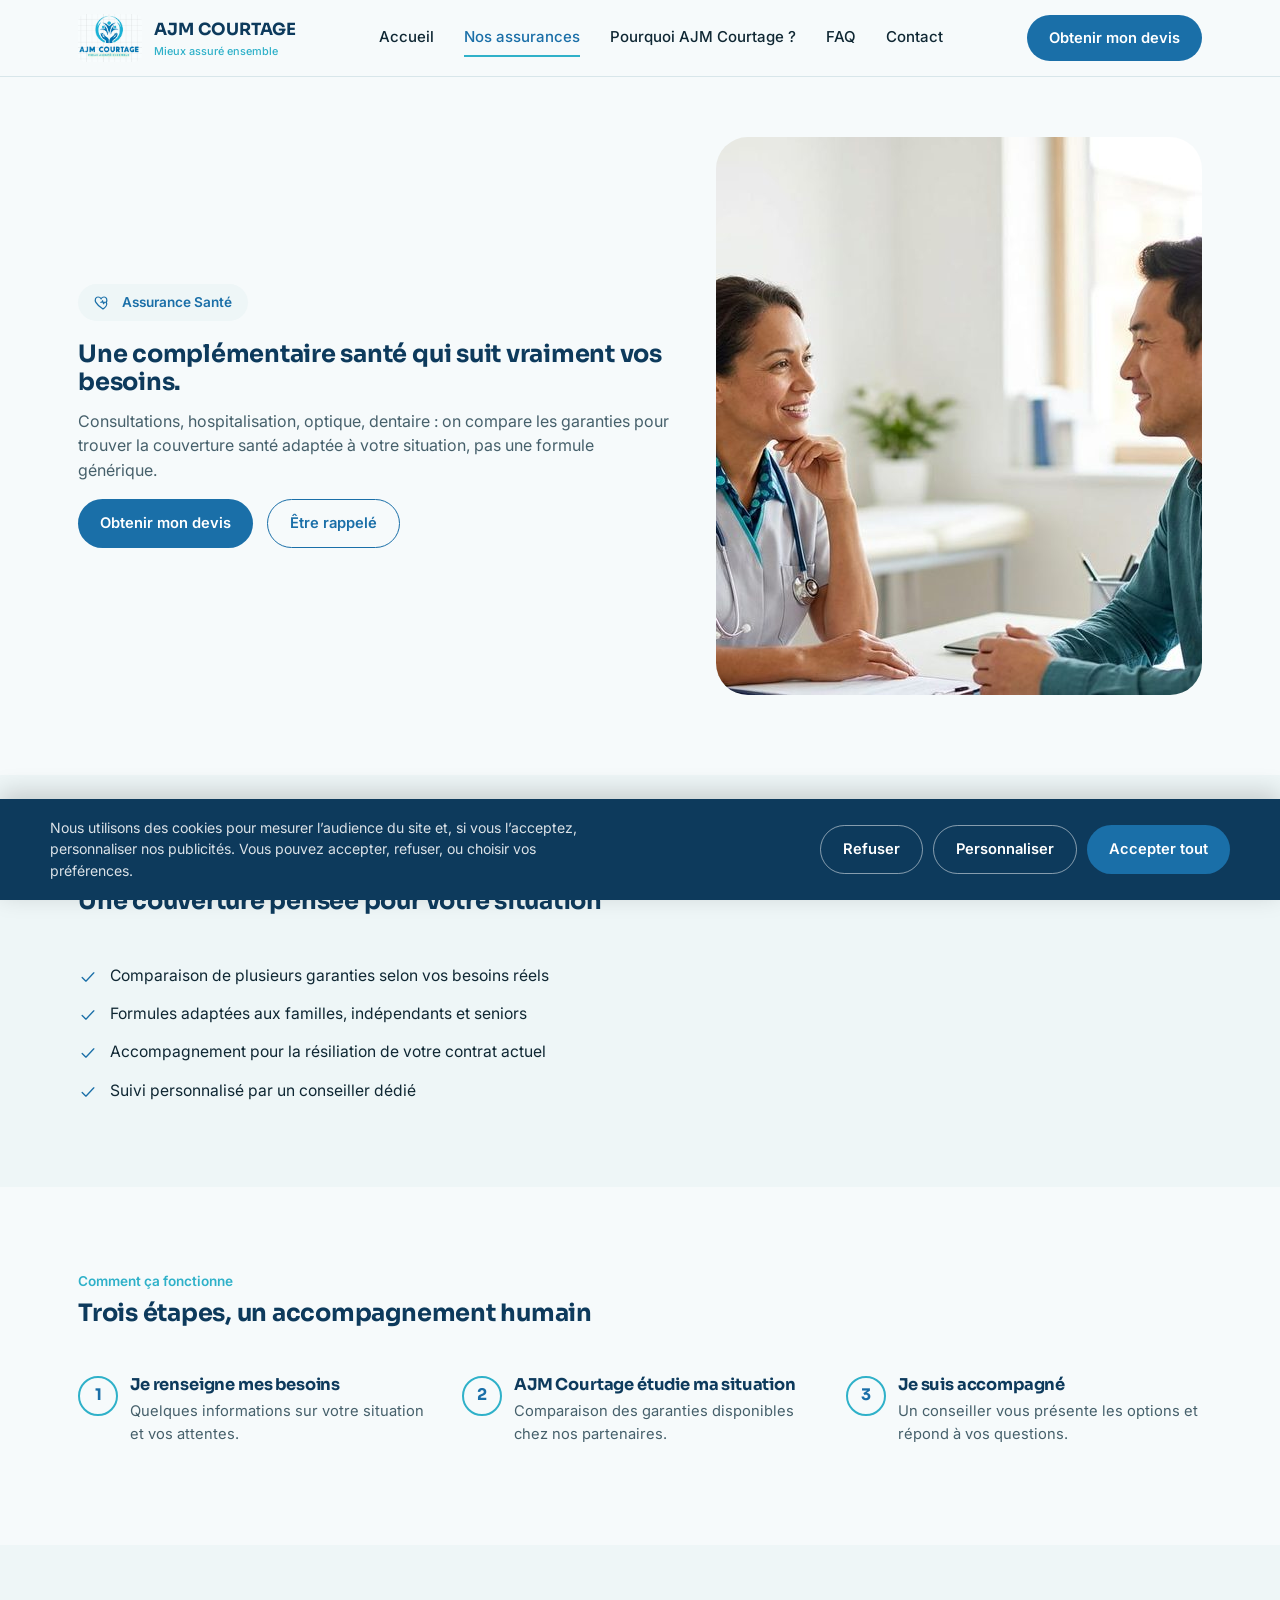
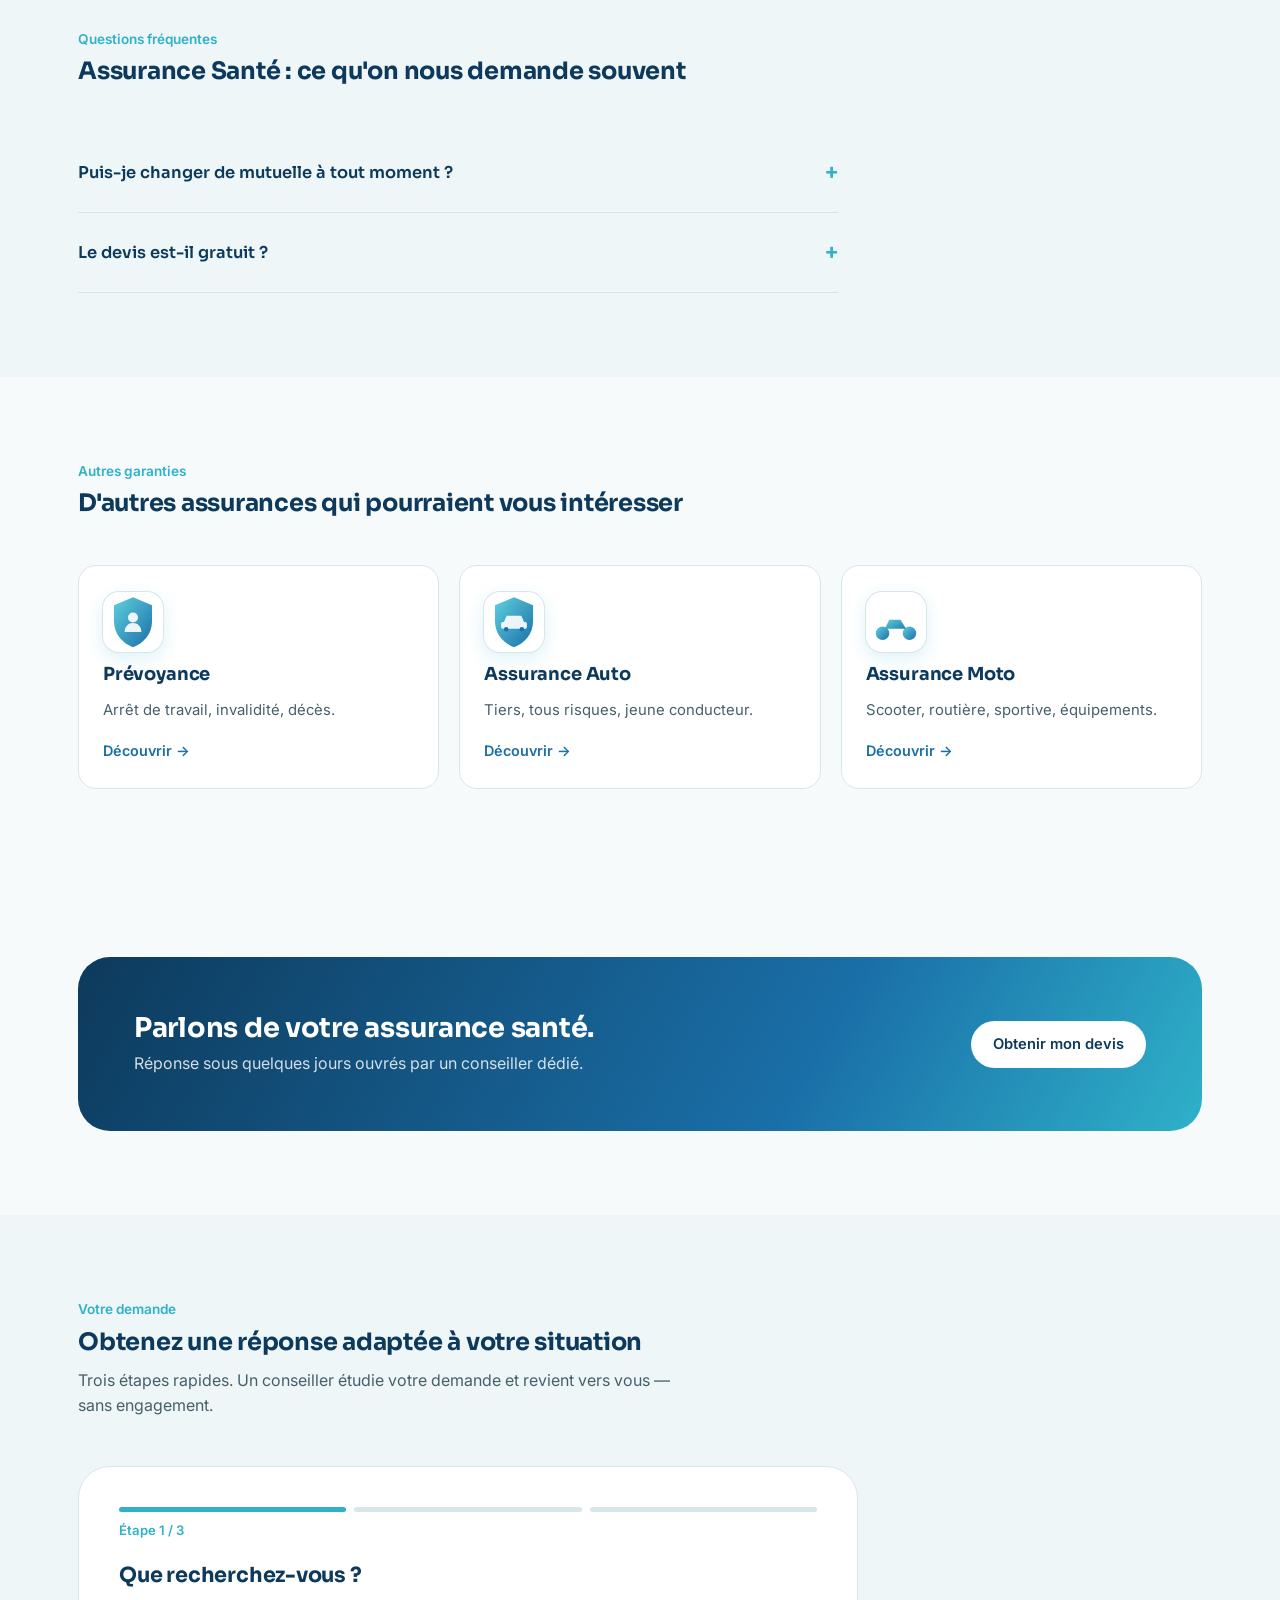
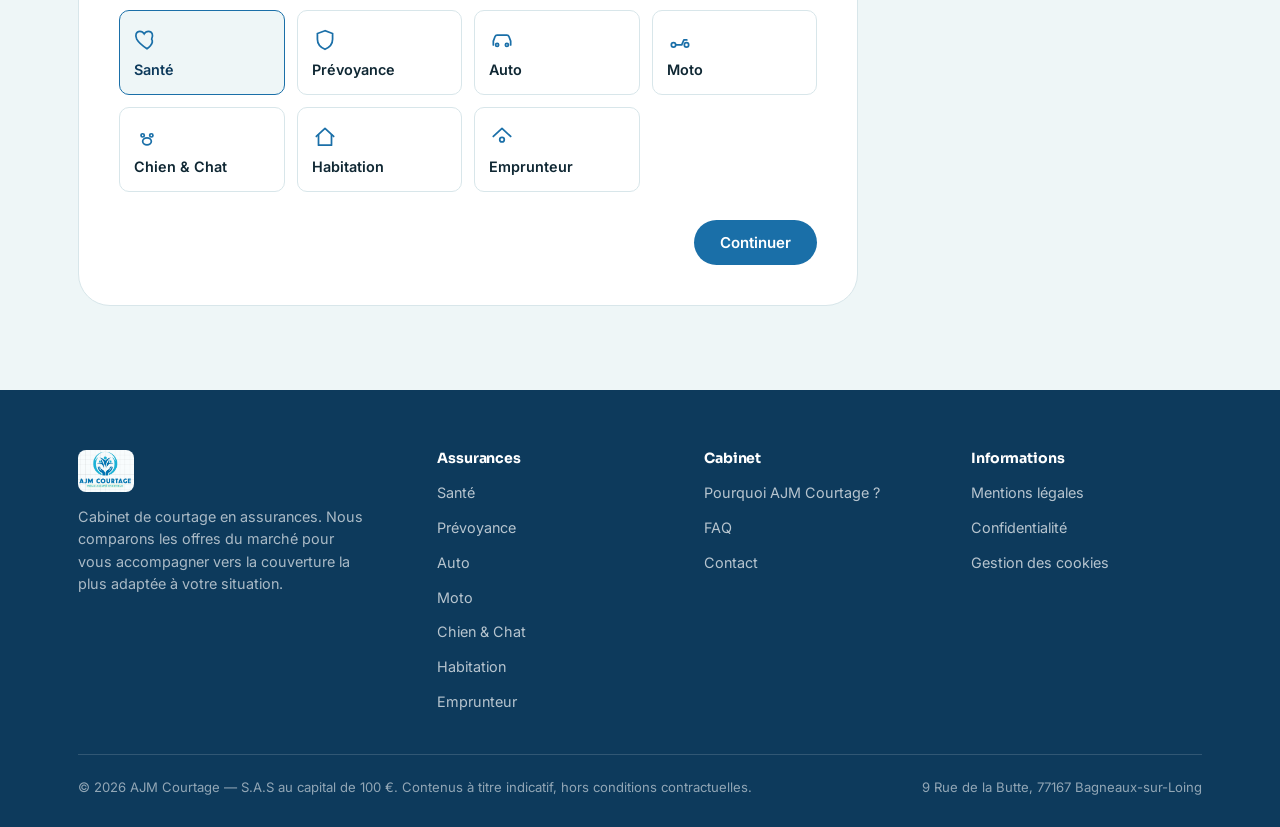
<file: assurance-sante.html>
<!DOCTYPE html>
<html lang="fr">
<head>
<meta charset="UTF-8" />
<meta name="viewport" content="width=device-width, initial-scale=1.0" />
<title>Assurance Santé — AJM Courtage</title>
<meta name="description" content="Consultations, hospitalisation, optique, dentaire : on compare les garanties pour trouver la couverture santé adaptée à votre situation, pas une formu" />
<link rel="canonical" href="https://ajmcourtages.fr/assurance-sante.html" />
<meta property="og:type" content="website" />
<meta property="og:site_name" content="AJM Courtage" />
<meta property="og:title" content="Assurance Santé — AJM Courtage" />
<meta property="og:description" content="Consultations, hospitalisation, optique, dentaire : on compare les garanties pour trouver la couverture santé adaptée à votre situation, pas une formu" />
<meta property="og:url" content="https://ajmcourtages.fr/assurance-sante.html" />
<meta name="twitter:card" content="summary" />
<meta name="twitter:title" content="Assurance Santé — AJM Courtage" />
<meta name="twitter:description" content="Consultations, hospitalisation, optique, dentaire : on compare les garanties pour trouver la couverture santé adaptée à votre situation, pas une formu" />
<link rel="icon" href="assets/logo.jpg" />
<link rel="preconnect" href="https://fonts.googleapis.com">
<link rel="preconnect" href="https://fonts.gstatic.com" crossorigin>
<link href="https://fonts.googleapis.com/css2?family=Sora:wght@500;600;700&family=Inter:wght@400;500;600&display=swap" rel="stylesheet">
<link rel="stylesheet" href="styles.css" />
<!--
  Tracking marketing (GA4 / Meta Pixel / TikTok Pixel) : volontairement PAS
  chargé ici. Ces scripts déposent des cookies non essentiels et ne doivent
  s'exécuter qu'après consentement (RGPD). Voir consent.js, qui affiche le
  bandeau cookies et charge les 3 pixels uniquement si l'utilisateur accepte.
  Les identifiants réels (GA4/Meta/TikTok) sont à renseigner en haut de ce
  fichier, à la place des placeholders indiqués.
-->
</head>
<body data-page="assurance-sante" data-product="assurance-sante">
<header class="site-header">
  <div class="wrap">
    <a class="brand" href="index.html">
      <img src="assets/logo.jpg" alt="Logo AJM Courtage" />
      <span>
        <span class="brand-name">AJM COURTAGE</span>
        <span class="brand-tag">Mieux assuré ensemble</span>
      </span>
    </a>
    <nav class="main-nav">
      <a href="index.html">Accueil</a>
<a href="#produits" class="active">Nos assurances</a>
<a href="#pourquoi">Pourquoi AJM Courtage ?</a>
<a href="#faq">FAQ</a>
<a href="#contact">Contact</a>

      <a class="btn btn-primary nav-cta-mobile" href="#devis">Obtenir mon devis</a>
    </nav>
    <a class="btn btn-primary header-cta" href="#devis">Obtenir mon devis</a>
    <button class="nav-toggle" aria-label="Menu" aria-expanded="false">☰</button>
  </div>
</header>
<script>
  (function () {
    var btn = document.querySelector(".nav-toggle");
    var nav = document.querySelector(".main-nav");
    if (!btn || !nav) return;
    btn.addEventListener("click", function () {
      var open = nav.classList.toggle("open");
      btn.setAttribute("aria-expanded", open ? "true" : "false");
      btn.textContent = open ? "✕" : "☰";
    });
  })();
</script>

<main>
  <section class="product-hero">
    <div class="wrap product-hero-grid">
      <div>
        <span class="badge"><svg width="18" height="18" viewBox="0 0 24 24" fill="none" stroke="#1a6fa8" stroke-width="1.6"><path d="M12 20s-7-4.35-9.5-8.8C.7 7.7 2 4 5.4 4c1.9 0 3.3 1.1 4 2.3.7-1.2 2.1-2.3 4-2.3 3.4 0 4.7 3.7 2.9 7.2C19 15.65 12 20 12 20Z"/><path d="M9 11h1.4l1-2 1.4 4 1-2H16" stroke-linecap="round" stroke-linejoin="round"/></svg> Assurance Santé</span>
        <h1>Une complémentaire santé qui suit vraiment vos besoins.</h1>
        <p class="lead">Consultations, hospitalisation, optique, dentaire : on compare les garanties pour trouver la couverture santé adaptée à votre situation, pas une formule générique.</p>
        <div class="hero-actions">
          <a class="btn btn-primary" href="#devis">Obtenir mon devis</a>
          <a class="btn btn-ghost" href="#devis">Être rappelé</a>
        </div>
      </div>
      <div class="product-hero-photo">
        <img src="assets/hero-sante.jpg" alt="Assurance Santé — AJM Courtage" loading="lazy" width="1000" height="558">
      </div>
    </div>
  </section>

  <section class="section-alt">
    <div class="wrap">
      <div class="section-head">
        <span class="kicker">Ce que couvre cette garantie</span>
        <h2>Une couverture pensée pour votre situation</h2>
      </div>
      <ul class="benefits-list">
        <li><svg width="20" height="20" viewBox="0 0 24 24" fill="none" stroke="#1a6fa8" stroke-width="1.6"><path d="M5 12.5 9.5 17 19 7" stroke-linecap="round" stroke-linejoin="round"/></svg><span>Comparaison de plusieurs garanties selon vos besoins réels</span></li>
<li><svg width="20" height="20" viewBox="0 0 24 24" fill="none" stroke="#1a6fa8" stroke-width="1.6"><path d="M5 12.5 9.5 17 19 7" stroke-linecap="round" stroke-linejoin="round"/></svg><span>Formules adaptées aux familles, indépendants et seniors</span></li>
<li><svg width="20" height="20" viewBox="0 0 24 24" fill="none" stroke="#1a6fa8" stroke-width="1.6"><path d="M5 12.5 9.5 17 19 7" stroke-linecap="round" stroke-linejoin="round"/></svg><span>Accompagnement pour la résiliation de votre contrat actuel</span></li>
<li><svg width="20" height="20" viewBox="0 0 24 24" fill="none" stroke="#1a6fa8" stroke-width="1.6"><path d="M5 12.5 9.5 17 19 7" stroke-linecap="round" stroke-linejoin="round"/></svg><span>Suivi personnalisé par un conseiller dédié</span></li>

      </ul>
    </div>
  </section>

  <section>
    <div class="wrap">
      <div class="section-head">
        <span class="kicker">Comment ça fonctionne</span>
        <h2>Trois étapes, un accompagnement humain</h2>
      </div>
      <div class="steps">
        <div class="step"><h3>Je renseigne mes besoins</h3><p>Quelques informations sur votre situation et vos attentes.</p></div>
        <div class="step"><h3>AJM Courtage étudie ma situation</h3><p>Comparaison des garanties disponibles chez nos partenaires.</p></div>
        <div class="step"><h3>Je suis accompagné</h3><p>Un conseiller vous présente les options et répond à vos questions.</p></div>
      </div>
    </div>
  </section>

  <section id="faq" class="section-alt">
    <div class="wrap">
      <div class="section-head">
        <span class="kicker">Questions fréquentes</span>
        <h2>Assurance Santé : ce qu'on nous demande souvent</h2>
      </div>
      <div class="faq-list">
        <details class="faq-item"><summary>Puis-je changer de mutuelle à tout moment ?</summary><p>Depuis la loi résiliation infra-annuelle, vous pouvez résilier votre complémentaire santé à tout moment après un an de contrat, sans frais ni justification.</p></details>
<details class="faq-item"><summary>Le devis est-il gratuit ?</summary><p>Oui, l'étude de votre situation et la comparaison des garanties sont entièrement gratuites et sans engagement.</p></details>

      </div>
    </div>
  </section>

  <section>
    <div class="wrap">
      <div class="section-head">
        <span class="kicker">Autres garanties</span>
        <h2>D'autres assurances qui pourraient vous intéresser</h2>
      </div>
      <div class="product-grid">
      <a class="product-card" href="prevoyance.html">
        <div class="product-icon"><svg width="56" height="56" viewBox="0 0 100 100" xmlns="http://www.w3.org/2000/svg"><defs><linearGradient id="pg8" x1="0" y1="0" x2="1" y2="1"><stop offset="0" stop-color="#5fd0dd"/><stop offset="1" stop-color="#1a6fa8"/></linearGradient></defs><g fill="url(#pg8)"><path d="M50 6 84 20V48C84 72 68 88 50 95 32 88 16 72 16 48V20Z"/><circle cx="50" cy="42" r="9" fill="#fff" opacity="0.9"/><path d="M35 68C35 58 42 52 50 52 58 52 65 58 65 68" fill="#fff" opacity="0.9"/></g></svg></div>
        <h3>Prévoyance</h3>
        <p>Arrêt de travail, invalidité, décès.</p>
        <span class="card-link">Découvrir →</span>
      </a>
      <a class="product-card" href="assurance-auto.html">
        <div class="product-icon"><svg width="56" height="56" viewBox="0 0 100 100" xmlns="http://www.w3.org/2000/svg"><defs><linearGradient id="pg9" x1="0" y1="0" x2="1" y2="1"><stop offset="0" stop-color="#5fd0dd"/><stop offset="1" stop-color="#1a6fa8"/></linearGradient></defs><g fill="url(#pg9)"><path d="M50 6 84 20V48C84 72 68 88 50 95 32 88 16 72 16 48V20Z"/><rect x="27" y="50" width="46" height="12" rx="3" fill="#fff" opacity="0.9"/><path d="M32 50 37 39H63L68 50Z" fill="#fff" opacity="0.9"/><circle cx="36" cy="63" r="4" fill="#1a6fa8"/><circle cx="64" cy="63" r="4" fill="#1a6fa8"/></g></svg></div>
        <h3>Assurance Auto</h3>
        <p>Tiers, tous risques, jeune conducteur.</p>
        <span class="card-link">Découvrir →</span>
      </a>
      <a class="product-card" href="assurance-moto.html">
        <div class="product-icon"><svg width="56" height="56" viewBox="0 0 100 100" xmlns="http://www.w3.org/2000/svg"><defs><linearGradient id="pg10" x1="0" y1="0" x2="1" y2="1"><stop offset="0" stop-color="#5fd0dd"/><stop offset="1" stop-color="#1a6fa8"/></linearGradient></defs><g fill="url(#pg10)"><circle cx="26" cy="70" r="12"/><circle cx="74" cy="70" r="12"/><path d="M26 70 38 46H58L68 62H30Z"/></g></svg></div>
        <h3>Assurance Moto</h3>
        <p>Scooter, routière, sportive, équipements.</p>
        <span class="card-link">Découvrir →</span>
      </a>
      </div>
    </div>
  </section>

  <section>
    <div class="wrap">
      <div class="cta-band">
        <div>
          <h2>Parlons de votre assurance santé.</h2>
          <p>Réponse sous quelques jours ouvrés par un conseiller dédié.</p>
        </div>
        <a class="btn btn-primary" href="#devis">Obtenir mon devis</a>
      </div>
    </div>
  </section>

  <section id="devis" class="section-alt">
    <div class="wrap">
      <div class="section-head">
        <span class="kicker">Votre demande</span>
        <h2>Obtenez une réponse adaptée à votre situation</h2>
        <p>Trois étapes rapides. Un conseiller étudie votre demande et revient vers vous — sans engagement.</p>
      </div>
      <div id="lead-form" class="lead-form" data-preselect="assurance-sante"></div>
    </div>
  </section>

</main>
<footer id="contact">
  <div class="wrap">
    <div class="footer-grid">
      <div class="footer-brand">
        <img src="assets/logo.jpg" alt="Logo AJM Courtage" />
        <p>Cabinet de courtage en assurances. Nous comparons les offres du marché pour vous accompagner vers la couverture la plus adaptée à votre situation.</p>
      </div>
      <div>
        <h4>Assurances</h4>
        <ul><li><a href="assurance-sante.html">Santé</a></li>
<li><a href="prevoyance.html">Prévoyance</a></li>
<li><a href="assurance-auto.html">Auto</a></li>
<li><a href="assurance-moto.html">Moto</a></li>
<li><a href="assurance-chien-chat.html">Chien & Chat</a></li>
<li><a href="assurance-habitation.html">Habitation</a></li>
<li><a href="assurance-emprunteur.html">Emprunteur</a></li></ul>
      </div>
      <div>
        <h4>Cabinet</h4>
        <ul>
          <li><a href="index.html#pourquoi">Pourquoi AJM Courtage ?</a></li>
          <li><a href="index.html#faq">FAQ</a></li>
          <li><a href="#contact">Contact</a></li>
        </ul>
      </div>
      <div>
        <h4>Informations</h4>
        <ul>
          <li><a href="mentions-legales.html">Mentions légales</a></li>
          <li><a href="confidentialite.html">Confidentialité</a></li>
          <li><a href="cookies.html">Gestion des cookies</a></li>
        </ul>
      </div>
    </div>
    <div class="footer-bottom">
      <span>© 2026 AJM Courtage — S.A.S au capital de 100 €. Contenus à titre indicatif, hors conditions contractuelles.</span>
      <span>9 Rue de la Butte, 77167 Bagneaux-sur-Loing</span>
    </div>
  </div>
</footer>
<script src="consent.js" defer></script>
<script src="tracking.js" defer></script>
<script src="form.js" defer></script>
</body>
</html>
</file>
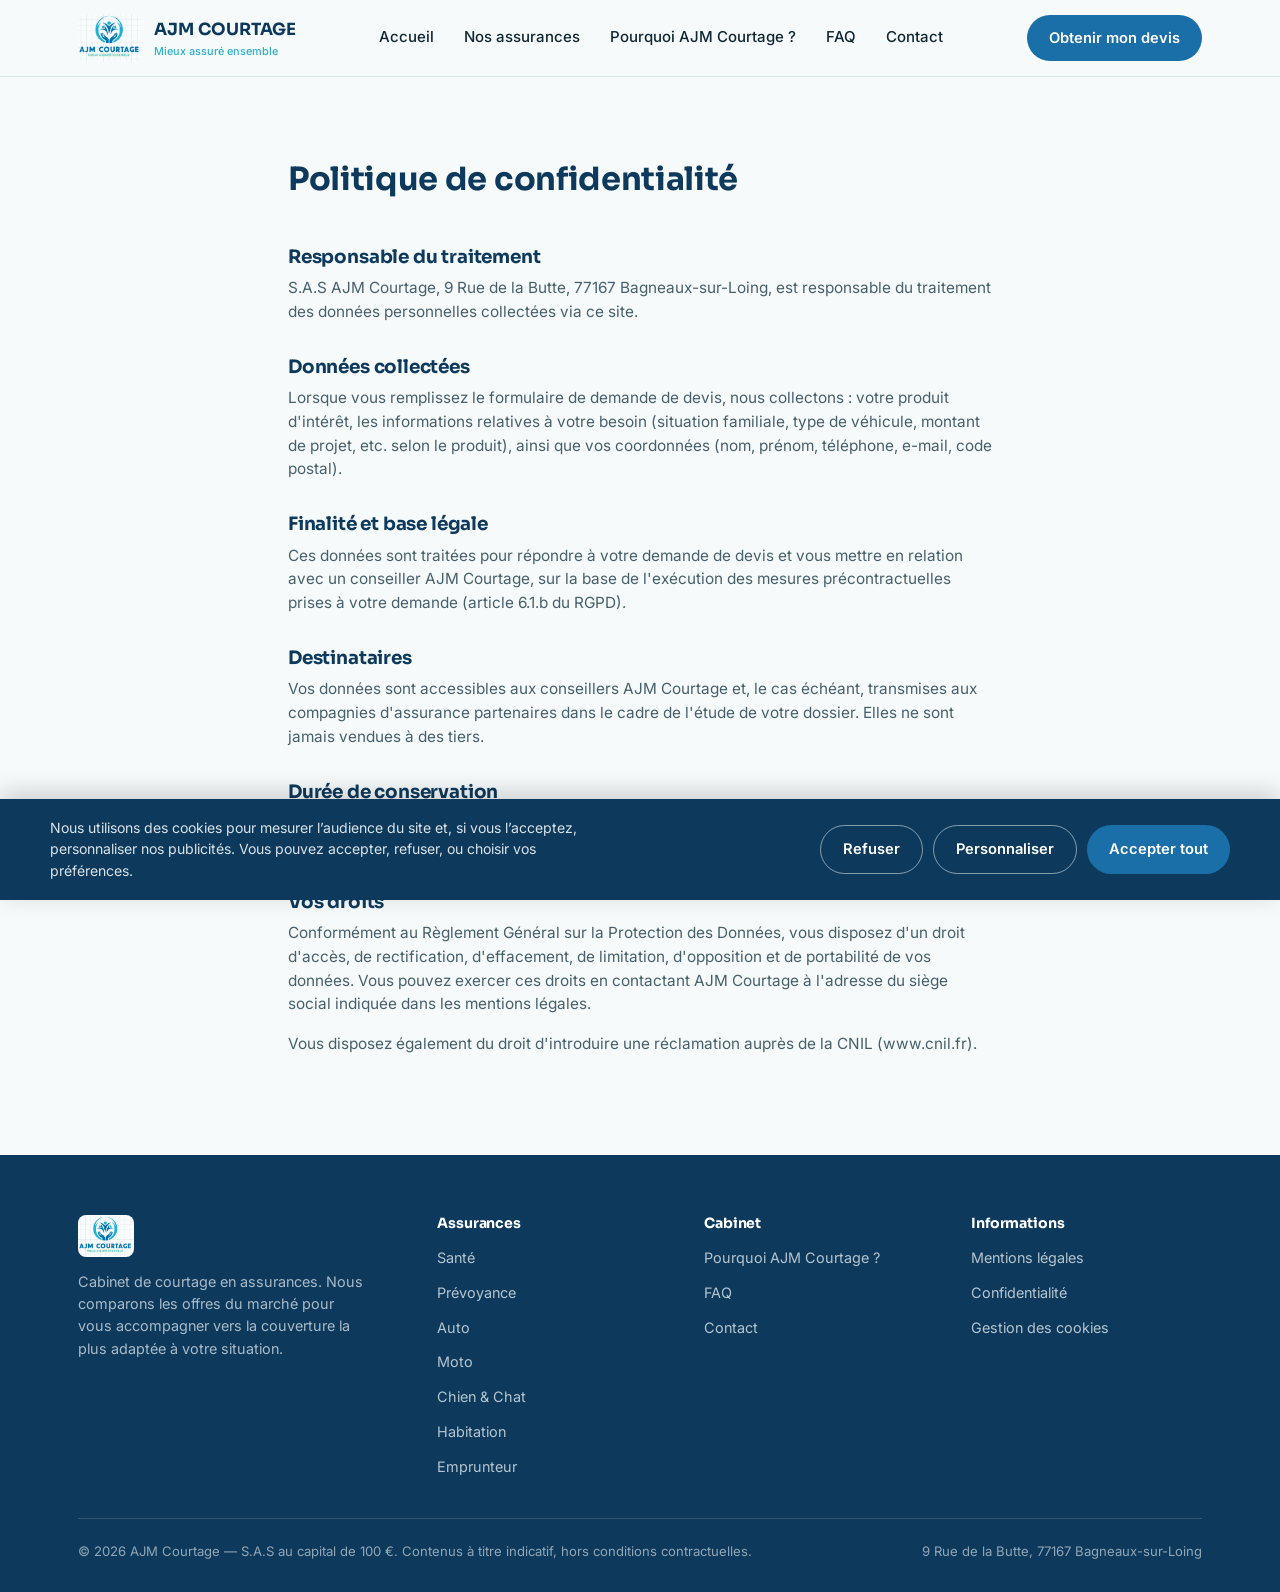
<file: confidentialite.html>
<!DOCTYPE html>
<html lang="fr">
<head>
<meta charset="UTF-8" />
<meta name="viewport" content="width=device-width, initial-scale=1.0" />
<title>Politique de confidentialité — AJM Courtage</title>
<meta name="description" content="Comment AJM Courtage traite vos données personnelles." />
<link rel="canonical" href="https://ajmcourtages.fr/confidentialite.html" />
<meta property="og:type" content="website" />
<meta property="og:site_name" content="AJM Courtage" />
<meta property="og:title" content="Politique de confidentialité — AJM Courtage" />
<meta property="og:description" content="Comment AJM Courtage traite vos données personnelles." />
<meta property="og:url" content="https://ajmcourtages.fr/confidentialite.html" />
<meta name="twitter:card" content="summary" />
<meta name="twitter:title" content="Politique de confidentialité — AJM Courtage" />
<meta name="twitter:description" content="Comment AJM Courtage traite vos données personnelles." />
<link rel="icon" href="assets/logo.jpg" />
<link rel="preconnect" href="https://fonts.googleapis.com">
<link rel="preconnect" href="https://fonts.gstatic.com" crossorigin>
<link href="https://fonts.googleapis.com/css2?family=Sora:wght@500;600;700&family=Inter:wght@400;500;600&display=swap" rel="stylesheet">
<link rel="stylesheet" href="styles.css" />
<!--
  Tracking marketing (GA4 / Meta Pixel / TikTok Pixel) : volontairement PAS
  chargé ici. Ces scripts déposent des cookies non essentiels et ne doivent
  s'exécuter qu'après consentement (RGPD). Voir consent.js, qui affiche le
  bandeau cookies et charge les 3 pixels uniquement si l'utilisateur accepte.
  Les identifiants réels (GA4/Meta/TikTok) sont à renseigner en haut de ce
  fichier, à la place des placeholders indiqués.
-->
</head>
<body data-page="confidentialite" data-product="">
<header class="site-header">
  <div class="wrap">
    <a class="brand" href="index.html">
      <img src="assets/logo.jpg" alt="Logo AJM Courtage" />
      <span>
        <span class="brand-name">AJM COURTAGE</span>
        <span class="brand-tag">Mieux assuré ensemble</span>
      </span>
    </a>
    <nav class="main-nav">
      <a href="index.html">Accueil</a>
<a href="#produits">Nos assurances</a>
<a href="#pourquoi">Pourquoi AJM Courtage ?</a>
<a href="#faq">FAQ</a>
<a href="#contact">Contact</a>

      <a class="btn btn-primary nav-cta-mobile" href="#devis">Obtenir mon devis</a>
    </nav>
    <a class="btn btn-primary header-cta" href="#devis">Obtenir mon devis</a>
    <button class="nav-toggle" aria-label="Menu" aria-expanded="false">☰</button>
  </div>
</header>
<script>
  (function () {
    var btn = document.querySelector(".nav-toggle");
    var nav = document.querySelector(".main-nav");
    if (!btn || !nav) return;
    btn.addEventListener("click", function () {
      var open = nav.classList.toggle("open");
      btn.setAttribute("aria-expanded", open ? "true" : "false");
      btn.textContent = open ? "✕" : "☰";
    });
  })();
</script>

<main>
  <section>
    <div class="wrap" style="max-width:760px">
      <div class="section-head">
        <h1 style="font-size:2rem">Politique de confidentialité</h1>
      </div>
      
      <div class="legal-body">
        <h2>Responsable du traitement</h2>
        <p>S.A.S AJM Courtage, 9 Rue de la Butte, 77167 Bagneaux-sur-Loing, est responsable du traitement des données
        personnelles collectées via ce site.</p>

        <h2>Données collectées</h2>
        <p>Lorsque vous remplissez le formulaire de demande de devis, nous collectons : votre produit d'intérêt, les
        informations relatives à votre besoin (situation familiale, type de véhicule, montant de projet, etc. selon le
        produit), ainsi que vos coordonnées (nom, prénom, téléphone, e-mail, code postal).</p>

        <h2>Finalité et base légale</h2>
        <p>Ces données sont traitées pour répondre à votre demande de devis et vous mettre en relation avec un
        conseiller AJM Courtage, sur la base de l'exécution des mesures précontractuelles prises à votre demande
        (article 6.1.b du RGPD).</p>

        <h2>Destinataires</h2>
        <p>Vos données sont accessibles aux conseillers AJM Courtage et, le cas échéant, transmises aux compagnies
        d'assurance partenaires dans le cadre de l'étude de votre dossier. Elles ne sont jamais vendues à des tiers.</p>

        <h2>Durée de conservation</h2>
        <p>Vos données sont conservées pendant la durée nécessaire au traitement de votre demande, puis archivées
        conformément aux obligations légales applicables aux intermédiaires en assurance.</p>

        <h2>Vos droits</h2>
        <p>Conformément au Règlement Général sur la Protection des Données, vous disposez d'un droit d'accès, de
        rectification, d'effacement, de limitation, d'opposition et de portabilité de vos données. Vous pouvez exercer
        ces droits en contactant AJM Courtage à l'adresse du siège social indiquée dans les mentions légales.</p>
        <p>Vous disposez également du droit d'introduire une réclamation auprès de la CNIL (www.cnil.fr).</p>
      </div>
    
    </div>
  </section>
</main>
<footer id="contact">
  <div class="wrap">
    <div class="footer-grid">
      <div class="footer-brand">
        <img src="assets/logo.jpg" alt="Logo AJM Courtage" />
        <p>Cabinet de courtage en assurances. Nous comparons les offres du marché pour vous accompagner vers la couverture la plus adaptée à votre situation.</p>
      </div>
      <div>
        <h4>Assurances</h4>
        <ul><li><a href="assurance-sante.html">Santé</a></li>
<li><a href="prevoyance.html">Prévoyance</a></li>
<li><a href="assurance-auto.html">Auto</a></li>
<li><a href="assurance-moto.html">Moto</a></li>
<li><a href="assurance-chien-chat.html">Chien & Chat</a></li>
<li><a href="assurance-habitation.html">Habitation</a></li>
<li><a href="assurance-emprunteur.html">Emprunteur</a></li></ul>
      </div>
      <div>
        <h4>Cabinet</h4>
        <ul>
          <li><a href="index.html#pourquoi">Pourquoi AJM Courtage ?</a></li>
          <li><a href="index.html#faq">FAQ</a></li>
          <li><a href="#contact">Contact</a></li>
        </ul>
      </div>
      <div>
        <h4>Informations</h4>
        <ul>
          <li><a href="mentions-legales.html">Mentions légales</a></li>
          <li><a href="confidentialite.html">Confidentialité</a></li>
          <li><a href="cookies.html">Gestion des cookies</a></li>
        </ul>
      </div>
    </div>
    <div class="footer-bottom">
      <span>© 2026 AJM Courtage — S.A.S au capital de 100 €. Contenus à titre indicatif, hors conditions contractuelles.</span>
      <span>9 Rue de la Butte, 77167 Bagneaux-sur-Loing</span>
    </div>
  </div>
</footer>
<script src="consent.js" defer></script>
<script src="tracking.js" defer></script>
<script src="form.js" defer></script>
</body>
</html>
</file>
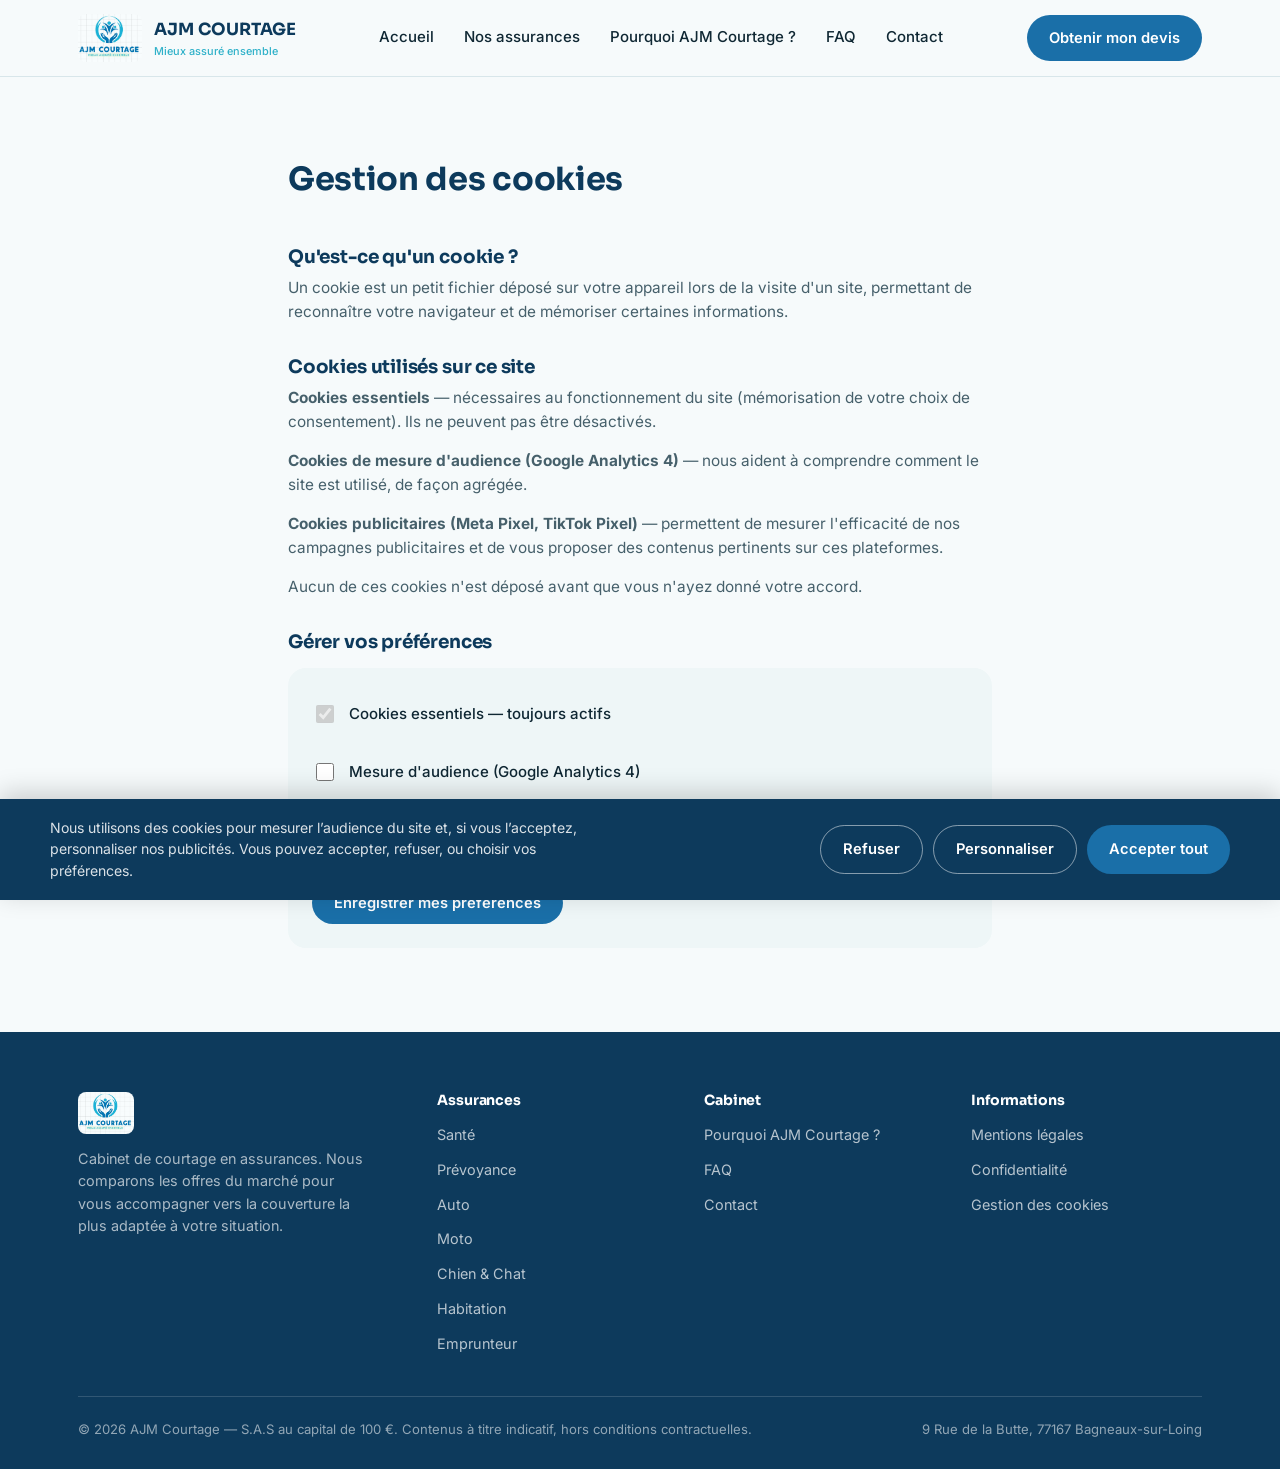
<file: cookies.html>
<!DOCTYPE html>
<html lang="fr">
<head>
<meta charset="UTF-8" />
<meta name="viewport" content="width=device-width, initial-scale=1.0" />
<title>Gestion des cookies — AJM Courtage</title>
<meta name="description" content="Gérez vos préférences de cookies sur le site AJM Courtage." />
<link rel="canonical" href="https://ajmcourtages.fr/cookies.html" />
<meta property="og:type" content="website" />
<meta property="og:site_name" content="AJM Courtage" />
<meta property="og:title" content="Gestion des cookies — AJM Courtage" />
<meta property="og:description" content="Gérez vos préférences de cookies sur le site AJM Courtage." />
<meta property="og:url" content="https://ajmcourtages.fr/cookies.html" />
<meta name="twitter:card" content="summary" />
<meta name="twitter:title" content="Gestion des cookies — AJM Courtage" />
<meta name="twitter:description" content="Gérez vos préférences de cookies sur le site AJM Courtage." />
<link rel="icon" href="assets/logo.jpg" />
<link rel="preconnect" href="https://fonts.googleapis.com">
<link rel="preconnect" href="https://fonts.gstatic.com" crossorigin>
<link href="https://fonts.googleapis.com/css2?family=Sora:wght@500;600;700&family=Inter:wght@400;500;600&display=swap" rel="stylesheet">
<link rel="stylesheet" href="styles.css" />
<!--
  Tracking marketing (GA4 / Meta Pixel / TikTok Pixel) : volontairement PAS
  chargé ici. Ces scripts déposent des cookies non essentiels et ne doivent
  s'exécuter qu'après consentement (RGPD). Voir consent.js, qui affiche le
  bandeau cookies et charge les 3 pixels uniquement si l'utilisateur accepte.
  Les identifiants réels (GA4/Meta/TikTok) sont à renseigner en haut de ce
  fichier, à la place des placeholders indiqués.
-->
</head>
<body data-page="cookies" data-product="">
<header class="site-header">
  <div class="wrap">
    <a class="brand" href="index.html">
      <img src="assets/logo.jpg" alt="Logo AJM Courtage" />
      <span>
        <span class="brand-name">AJM COURTAGE</span>
        <span class="brand-tag">Mieux assuré ensemble</span>
      </span>
    </a>
    <nav class="main-nav">
      <a href="index.html">Accueil</a>
<a href="#produits">Nos assurances</a>
<a href="#pourquoi">Pourquoi AJM Courtage ?</a>
<a href="#faq">FAQ</a>
<a href="#contact">Contact</a>

      <a class="btn btn-primary nav-cta-mobile" href="#devis">Obtenir mon devis</a>
    </nav>
    <a class="btn btn-primary header-cta" href="#devis">Obtenir mon devis</a>
    <button class="nav-toggle" aria-label="Menu" aria-expanded="false">☰</button>
  </div>
</header>
<script>
  (function () {
    var btn = document.querySelector(".nav-toggle");
    var nav = document.querySelector(".main-nav");
    if (!btn || !nav) return;
    btn.addEventListener("click", function () {
      var open = nav.classList.toggle("open");
      btn.setAttribute("aria-expanded", open ? "true" : "false");
      btn.textContent = open ? "✕" : "☰";
    });
  })();
</script>

<main>
  <section>
    <div class="wrap" style="max-width:760px">
      <div class="section-head">
        <h1 style="font-size:2rem">Gestion des cookies</h1>
      </div>
      
      <div class="legal-body">
        <h2>Qu'est-ce qu'un cookie ?</h2>
        <p>Un cookie est un petit fichier déposé sur votre appareil lors de la visite d'un site, permettant de
        reconnaître votre navigateur et de mémoriser certaines informations.</p>

        <h2>Cookies utilisés sur ce site</h2>
        <p><strong>Cookies essentiels</strong> — nécessaires au fonctionnement du site (mémorisation de votre choix
        de consentement). Ils ne peuvent pas être désactivés.</p>
        <p><strong>Cookies de mesure d'audience (Google Analytics 4)</strong> — nous aident à comprendre comment le
        site est utilisé, de façon agrégée.</p>
        <p><strong>Cookies publicitaires (Meta Pixel, TikTok Pixel)</strong> — permettent de mesurer l'efficacité de
        nos campagnes publicitaires et de vous proposer des contenus pertinents sur ces plateformes.</p>
        <p>Aucun de ces cookies n'est déposé avant que vous n'ayez donné votre accord.</p>

        <h2>Gérer vos préférences</h2>
        <div id="cookie-prefs" class="cookie-prefs">
          <label class="cookie-toggle">
            <input type="checkbox" checked disabled>
            <span>Cookies essentiels — toujours actifs</span>
          </label>
          <label class="cookie-toggle">
            <input type="checkbox" id="pref-analytics">
            <span>Mesure d'audience (Google Analytics 4)</span>
          </label>
          <label class="cookie-toggle">
            <input type="checkbox" id="pref-marketing">
            <span>Publicité personnalisée (Meta, TikTok)</span>
          </label>
          <button type="button" id="pref-save" class="btn btn-primary" style="margin-top:16px">Enregistrer mes préférences</button>
          <p id="pref-saved" style="display:none;color:var(--teal);font-weight:600;margin-top:10px">Préférences enregistrées.</p>
        </div>
        <script>
          document.addEventListener("DOMContentLoaded", function () {
            var a = document.getElementById("pref-analytics");
            var m = document.getElementById("pref-marketing");
            var saved = document.getElementById("pref-saved");
            var existing = window.ajmGetConsent && window.ajmGetConsent();
            if (existing) { a.checked = !!existing.analytics; m.checked = !!existing.marketing; }
            document.getElementById("pref-save").addEventListener("click", function () {
              if (window.ajmSetConsent) window.ajmSetConsent({ analytics: a.checked, marketing: m.checked });
              saved.style.display = "block";
            });
          });
        </script>
      </div>
    
    </div>
  </section>
</main>
<footer id="contact">
  <div class="wrap">
    <div class="footer-grid">
      <div class="footer-brand">
        <img src="assets/logo.jpg" alt="Logo AJM Courtage" />
        <p>Cabinet de courtage en assurances. Nous comparons les offres du marché pour vous accompagner vers la couverture la plus adaptée à votre situation.</p>
      </div>
      <div>
        <h4>Assurances</h4>
        <ul><li><a href="assurance-sante.html">Santé</a></li>
<li><a href="prevoyance.html">Prévoyance</a></li>
<li><a href="assurance-auto.html">Auto</a></li>
<li><a href="assurance-moto.html">Moto</a></li>
<li><a href="assurance-chien-chat.html">Chien & Chat</a></li>
<li><a href="assurance-habitation.html">Habitation</a></li>
<li><a href="assurance-emprunteur.html">Emprunteur</a></li></ul>
      </div>
      <div>
        <h4>Cabinet</h4>
        <ul>
          <li><a href="index.html#pourquoi">Pourquoi AJM Courtage ?</a></li>
          <li><a href="index.html#faq">FAQ</a></li>
          <li><a href="#contact">Contact</a></li>
        </ul>
      </div>
      <div>
        <h4>Informations</h4>
        <ul>
          <li><a href="mentions-legales.html">Mentions légales</a></li>
          <li><a href="confidentialite.html">Confidentialité</a></li>
          <li><a href="cookies.html">Gestion des cookies</a></li>
        </ul>
      </div>
    </div>
    <div class="footer-bottom">
      <span>© 2026 AJM Courtage — S.A.S au capital de 100 €. Contenus à titre indicatif, hors conditions contractuelles.</span>
      <span>9 Rue de la Butte, 77167 Bagneaux-sur-Loing</span>
    </div>
  </div>
</footer>
<script src="consent.js" defer></script>
<script src="tracking.js" defer></script>
<script src="form.js" defer></script>
</body>
</html>
</file>
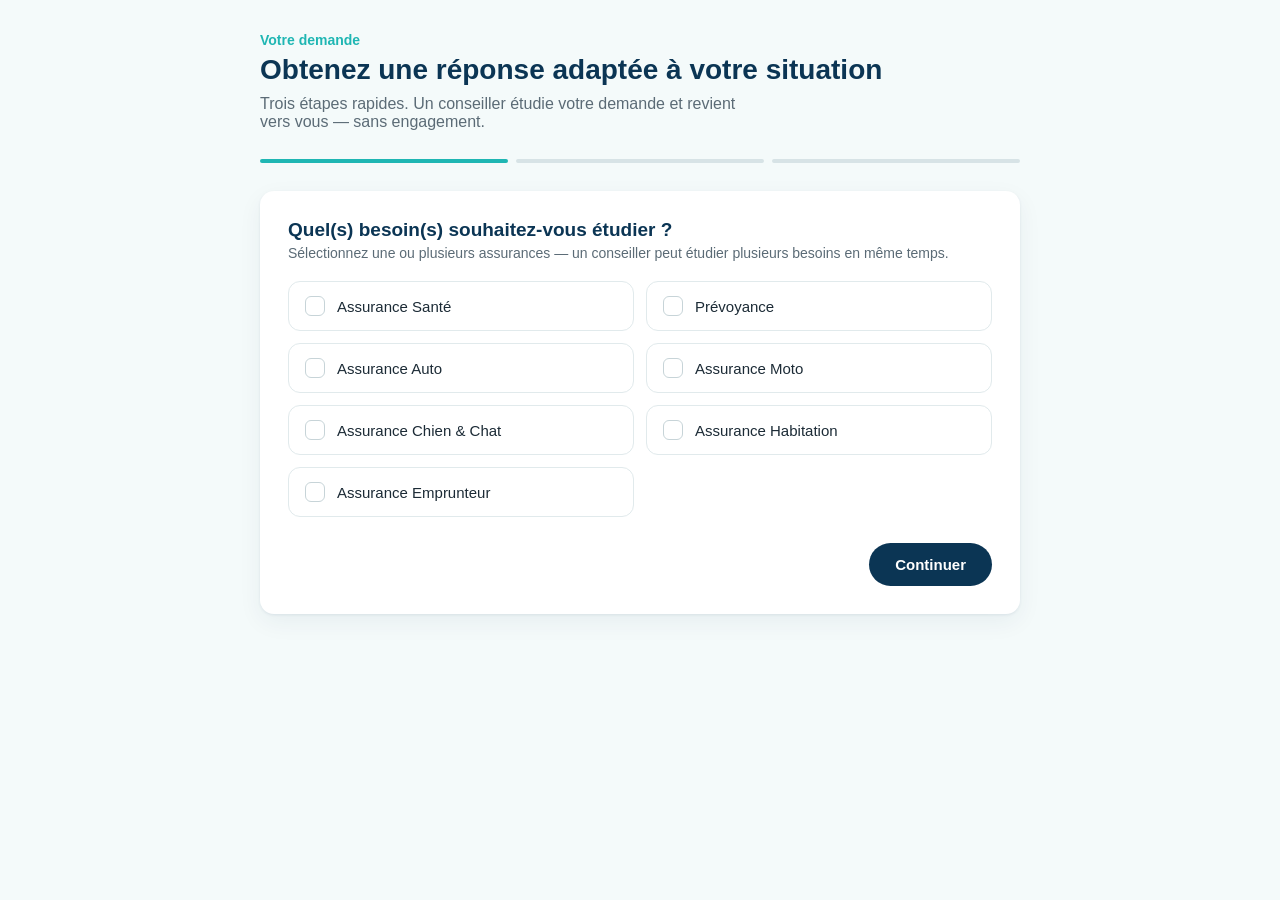
<file: devis-form.html>
<!DOCTYPE html>
<html lang="fr">
<head>
<meta charset="UTF-8">
<meta name="viewport" content="width=device-width, initial-scale=1.0">
<title>Demande de devis — AJM Courtage</title>
<style>
  :root{
    --navy:#0b3554;
    --navy-dark:#082539;
    --teal:#1fb6b3;
    --teal-light:#c9f3f1;
    --bg:#f4fafa;
    --card:#ffffff;
    --text:#1c2b36;
    --muted:#5b6b76;
    --star-off:#d7e3e6;
    --star-on:#f5a623;
    --radius:14px;
  }
  *{box-sizing:border-box;}
  body{
    margin:0;
    font-family:"Segoe UI",Arial,sans-serif;
    background:var(--bg);
    color:var(--text);
    padding:32px 16px 80px;
  }
  .wrap{max-width:760px;margin:0 auto;}
  .eyebrow{color:var(--teal);font-weight:600;font-size:14px;margin-bottom:4px;}
  h1{font-size:28px;line-height:1.25;color:var(--navy);margin:0 0 8px;}
  .lead{color:var(--muted);margin:0 0 28px;max-width:56ch;}

  .steps{display:flex;gap:8px;margin-bottom:28px;}
  .steps span{
    flex:1;height:4px;border-radius:4px;background:var(--star-off);
    transition:background .25s ease;
  }
  .steps span.active{background:var(--teal);}

  .card{
    background:var(--card);
    border-radius:var(--radius);
    padding:28px;
    box-shadow:0 1px 3px rgba(11,53,84,.08), 0 8px 24px rgba(11,53,84,.06);
  }
  .card h2{font-size:19px;color:var(--navy);margin:0 0 4px;}
  .card .sub{color:var(--muted);font-size:14px;margin:0 0 20px;}

  /* Étape 1 : besoins */
  .needs-grid{
    display:grid;
    grid-template-columns:repeat(2,1fr);
    gap:12px;
  }
  @media (max-width:520px){ .needs-grid{grid-template-columns:1fr;} }

  .need{
    position:relative;
    border:1.5px solid #e1eaec;
    border-radius:12px;
    padding:14px 16px;
    display:flex;
    align-items:center;
    gap:12px;
    cursor:pointer;
    transition:border-color .15s ease, background .15s ease;
  }
  .need:hover{border-color:var(--teal);}
  .need input{position:absolute;opacity:0;inset:0;margin:0;cursor:pointer;}
  .need .box{
    width:20px;height:20px;border-radius:6px;border:1.5px solid #c7d4d8;
    flex:none;display:flex;align-items:center;justify-content:center;
    background:#fff;
  }
  .need .box svg{width:12px;height:12px;opacity:0;transition:opacity .1s ease;}
  .need input:checked ~ .box{background:var(--teal);border-color:var(--teal);}
  .need input:checked ~ .box svg{opacity:1;}
  .need input:checked ~ .label{color:var(--navy);font-weight:600;}
  .need input:focus-visible ~ .box{outline:2px solid var(--teal);outline-offset:2px;}
  .need.checked{border-color:var(--teal);background:var(--teal-light);}
  .need .label{font-size:15px;color:var(--text);}

  /* Sous-bloc besoins santé */
  #sante-detail{
    margin-top:20px;
    padding-top:20px;
    border-top:1px dashed #dde8ea;
    display:none;
  }
  #sante-detail.show{display:block;}
  #sante-detail h3{font-size:15px;color:var(--navy);margin:0 0 2px;}
  #sante-detail .sub{margin-bottom:16px;}

  .health-row{
    display:flex;
    align-items:center;
    justify-content:space-between;
    gap:12px;
    padding:12px 4px;
    border-bottom:1px solid #eef3f4;
  }
  .health-row:last-child{border-bottom:none;}
  .health-row label.chk{
    display:flex;align-items:center;gap:10px;cursor:pointer;flex:1;font-size:14.5px;
  }
  .health-row input[type=checkbox]{
    width:18px;height:18px;accent-color:var(--teal);cursor:pointer;flex:none;
  }
  .health-row.disabled .stars button{cursor:not-allowed;opacity:.35;}
  .health-row .name.disabled{color:var(--muted);}

  .stars{display:flex;gap:3px;}
  .stars button{
    background:none;border:none;padding:2px;cursor:pointer;line-height:0;
  }
  .stars svg{width:20px;height:20px;display:block;}
  .stars svg path{fill:var(--star-off);transition:fill .1s ease;}
  .stars button[aria-pressed="true"] svg path,
  .stars button.lit svg path{fill:var(--star-on);}
  .stars button:disabled{cursor:not-allowed;}

  /* Étape 2 : coordonnées */
  .field{margin-bottom:16px;}
  .field label{display:block;font-size:13.5px;font-weight:600;color:var(--navy);margin-bottom:6px;}
  .field input, .field textarea{
    width:100%;padding:11px 13px;border:1.5px solid #dbe6e8;border-radius:9px;
    font-size:14.5px;font-family:inherit;color:var(--text);
  }
  .field input:focus, .field textarea:focus{outline:none;border-color:var(--teal);}
  .two-col{display:grid;grid-template-columns:1fr 1fr;gap:14px;}
  @media (max-width:520px){ .two-col{grid-template-columns:1fr;} }

  /* Récap étape 3 */
  .summary{
    background:var(--bg);border-radius:10px;padding:16px 18px;margin-bottom:20px;font-size:14px;
  }
  .summary h3{font-size:13.5px;text-transform:none;color:var(--navy);margin:0 0 8px;}
  .summary ul{margin:0;padding-left:18px;color:var(--text);}
  .summary li{margin-bottom:4px;}
  .summary .stars-inline{color:var(--star-on);font-size:12px;margin-left:4px;}

  .nav-buttons{display:flex;justify-content:space-between;margin-top:26px;gap:12px;}
  .btn{
    border:none;border-radius:999px;padding:13px 26px;font-size:15px;font-weight:600;
    cursor:pointer;transition:opacity .15s ease;
  }
  .btn-primary{background:var(--navy);color:#fff;}
  .btn-primary:hover{opacity:.9;}
  .btn-primary:disabled{background:#b7c3ca;cursor:not-allowed;}
  .btn-ghost{background:none;color:var(--navy);border:1.5px solid #dbe6e8;}
  .btn-ghost:hover{border-color:var(--navy);}

  .hint{font-size:12.5px;color:var(--muted);margin-top:14px;}
  .success{
    text-align:center;padding:40px 20px;
  }
  .success h2{color:var(--navy);}
  .success p{color:var(--muted);}
</style>
</head>
<body>
<div class="wrap">
  <div class="eyebrow">Votre demande</div>
  <h1>Obtenez une réponse adaptée à votre situation</h1>
  <p class="lead">Trois étapes rapides. Un conseiller étudie votre demande et revient vers vous — sans engagement.</p>

  <div class="steps">
    <span class="active" data-step-indicator="1"></span>
    <span data-step-indicator="2"></span>
    <span data-step-indicator="3"></span>
  </div>

  <div class="card">

    <!-- ÉTAPE 1 : besoins -->
    <section class="step" data-step="1">
      <h2>Quel(s) besoin(s) souhaitez-vous étudier ?</h2>
      <p class="sub">Sélectionnez une ou plusieurs assurances — un conseiller peut étudier plusieurs besoins en même temps.</p>

      <div class="needs-grid" id="needs-grid">
        <!-- généré en JS -->
      </div>

      <div id="sante-detail">
        <h3>Vos besoins en santé</h3>
        <p class="sub">Cochez ce qui vous concerne, puis indiquez le degré de priorité pour chacun (1 à 4 étoiles).</p>
        <div id="health-list"></div>
      </div>

      <div class="nav-buttons">
        <span></span>
        <button class="btn btn-primary" id="to-step-2">Continuer</button>
      </div>
    </section>

    <!-- ÉTAPE 2 : coordonnées -->
    <section class="step" data-step="2" style="display:none;">
      <h2>Vos coordonnées</h2>
      <p class="sub">Pour vous transmettre une réponse adaptée à votre situation.</p>

      <div class="two-col">
        <div class="field">
          <label for="prenom">Prénom</label>
          <input type="text" id="prenom" placeholder="Prénom">
        </div>
        <div class="field">
          <label for="nom">Nom</label>
          <input type="text" id="nom" placeholder="Nom">
        </div>
      </div>
      <div class="two-col">
        <div class="field">
          <label for="email">E-mail</label>
          <input type="email" id="email" placeholder="vous@exemple.fr">
        </div>
        <div class="field">
          <label for="tel">Téléphone</label>
          <input type="tel" id="tel" placeholder="06 12 34 56 78">
        </div>
      </div>
      <div class="field">
        <label for="message">Message (facultatif)</label>
        <textarea id="message" rows="3" placeholder="Précisions utiles sur votre situation..."></textarea>
      </div>

      <div class="nav-buttons">
        <button class="btn btn-ghost" data-back="1">Retour</button>
        <button class="btn btn-primary" id="to-step-3">Continuer</button>
      </div>
    </section>

    <!-- ÉTAPE 3 : récap -->
    <section class="step" data-step="3" style="display:none;">
      <h2>Vérifiez votre demande</h2>
      <p class="sub">Un conseiller AJM Courtage revient vers vous sous quelques jours ouvrés.</p>

      <div class="summary" id="summary"></div>

      <div class="nav-buttons">
        <button class="btn btn-ghost" data-back="2">Retour</button>
        <button class="btn btn-primary" id="submit-form">Envoyer ma demande</button>
      </div>
      <p class="hint">En envoyant ce formulaire, vous acceptez d'être recontacté par un conseiller AJM Courtage. Voir notre politique de confidentialité.</p>
    </section>

    <!-- Succès -->
    <section class="step success" data-step="done" style="display:none;">
      <h2>Merci, votre demande est bien reçue.</h2>
      <p>Un conseiller AJM Courtage vous recontacte sous quelques jours ouvrés.</p>
    </section>

  </div>
</div>

<script>
const NEEDS = [
  {id:'sante', label:'Assurance Santé'},
  {id:'prevoyance', label:'Prévoyance'},
  {id:'auto', label:'Assurance Auto'},
  {id:'moto', label:'Assurance Moto'},
  {id:'animaux', label:'Assurance Chien & Chat'},
  {id:'habitation', label:'Assurance Habitation'},
  {id:'emprunteur', label:'Assurance Emprunteur'},
];

const HEALTH_NEEDS = [
  {id:'consultations', label:'Consultations & médecine générale'},
  {id:'hospitalisation', label:'Hospitalisation'},
  {id:'optique', label:'Optique'},
  {id:'dentaire', label:'Dentaire'},
  {id:'medecines-douces', label:'Médecines douces'},
  {id:'longue-duree', label:'Maladies graves / longue durée'},
  {id:'audition', label:'Audition'},
];

const state = {
  needs: new Set(),
  health: {}, // id -> { checked: bool, priority: 0-4 }
};
HEALTH_NEEDS.forEach(h => state.health[h.id] = {checked:false, priority:0});

const starIcon = () => `<svg viewBox="0 0 20 20"><path d="M10 1.5l2.6 5.6 6.1.6-4.6 4.1 1.3 6-5.4-3.1-5.4 3.1 1.3-6L1.3 7.7l6.1-.6L10 1.5z"/></svg>`;
const checkIcon = () => `<svg viewBox="0 0 20 20" fill="none"><path d="M4 10l4 4 8-8" stroke="#fff" stroke-width="2.4" stroke-linecap="round" stroke-linejoin="round"/></svg>`;

function renderNeeds(){
  const grid = document.getElementById('needs-grid');
  grid.innerHTML = NEEDS.map(n => `
    <label class="need ${state.needs.has(n.id) ? 'checked' : ''}" data-need="${n.id}">
      <input type="checkbox" ${state.needs.has(n.id) ? 'checked' : ''}>
      <span class="box">${checkIcon()}</span>
      <span class="label">${n.label}</span>
    </label>
  `).join('');

  grid.querySelectorAll('.need').forEach(el => {
    el.querySelector('input').addEventListener('change', (e) => {
      const id = el.dataset.need;
      if(e.target.checked) state.needs.add(id); else state.needs.delete(id);
      renderNeeds();
      renderHealthDetail();
    });
  });
}

function renderHealthDetail(){
  const panel = document.getElementById('sante-detail');
  const list = document.getElementById('health-list');
  const active = state.needs.has('sante');
  panel.classList.toggle('show', active);

  list.innerHTML = HEALTH_NEEDS.map(h => {
    const s = state.health[h.id];
    const disabled = !s.checked;
    return `
    <div class="health-row ${disabled ? 'disabled' : ''}" data-health="${h.id}">
      <label class="chk">
        <input type="checkbox" ${s.checked ? 'checked' : ''} data-health-check="${h.id}">
        <span class="name ${disabled ? 'disabled' : ''}">${h.label}</span>
      </label>
      <div class="stars" role="radiogroup" aria-label="Priorité pour ${h.label}, sur 4 étoiles">
        ${[1,2,3,4].map(v => `
          <button type="button"
            data-health-star="${h.id}" data-value="${v}"
            aria-pressed="${s.priority >= v}"
            ${disabled ? 'disabled' : ''}
            aria-label="${v} étoile${v>1?'s':''} de priorité">
            ${starIcon()}
          </button>`).join('')}
      </div>
    </div>`;
  }).join('');

  list.querySelectorAll('[data-health-check]').forEach(cb => {
    cb.addEventListener('change', (e) => {
      const id = cb.dataset.healthCheck;
      state.health[id].checked = e.target.checked;
      if(!e.target.checked) state.health[id].priority = 0;
      else if(state.health[id].priority === 0) state.health[id].priority = 2; // priorité par défaut
      renderHealthDetail();
    });
  });

  list.querySelectorAll('[data-health-star]').forEach(btn => {
    btn.addEventListener('click', () => {
      const id = btn.dataset.healthStar;
      const val = Number(btn.dataset.value);
      state.health[id].priority = val;
      renderHealthDetail();
    });
  });
}

// Navigation
function showStep(n){
  document.querySelectorAll('.step').forEach(s => s.style.display = 'none');
  document.querySelector(`.step[data-step="${n}"]`).style.display = 'block';
  document.querySelectorAll('[data-step-indicator]').forEach(s => {
    s.classList.toggle('active', Number(s.dataset.stepIndicator) <= n);
  });
  window.scrollTo({top:0, behavior:'smooth'});
}

document.getElementById('to-step-2').addEventListener('click', () => {
  if(state.needs.size === 0){ alert('Sélectionnez au moins un besoin pour continuer.'); return; }
  showStep(2);
});
document.getElementById('to-step-3').addEventListener('click', () => {
  renderSummary();
  showStep(3);
});
document.querySelectorAll('[data-back]').forEach(b => {
  b.addEventListener('click', () => showStep(Number(b.dataset.back)));
});

function renderSummary(){
  const needsLabels = NEEDS.filter(n => state.needs.has(n.id)).map(n => n.label);
  const healthLines = HEALTH_NEEDS
    .filter(h => state.health[h.id].checked)
    .map(h => `${h.label} <span class="stars-inline">${'★'.repeat(state.health[h.id].priority)}${'☆'.repeat(4-state.health[h.id].priority)}</span>`);

  const prenom = document.getElementById('prenom').value || '—';
  const nom = document.getElementById('nom').value || '—';
  const email = document.getElementById('email').value || '—';
  const tel = document.getElementById('tel').value || '—';

  document.getElementById('summary').innerHTML = `
    <h3>Besoins sélectionnés</h3>
    <ul>${needsLabels.map(l => `<li>${l}</li>`).join('')}</ul>
    ${healthLines.length ? `<h3 style="margin-top:14px;">Priorités santé</h3><ul>${healthLines.map(l=>`<li>${l}</li>`).join('')}</ul>` : ''}
    <h3 style="margin-top:14px;">Coordonnées</h3>
    <ul><li>${prenom} ${nom}</li><li>${email}</li><li>${tel}</li></ul>
  `;
}

document.getElementById('submit-form').addEventListener('click', () => {
  // À brancher sur votre endpoint d'envoi (Netlify Forms, e-mail, CRM...)
  document.querySelectorAll('.step').forEach(s => s.style.display = 'none');
  document.querySelector('.step[data-step="done"]').style.display = 'block';
});

renderNeeds();
renderHealthDetail();
</script>
</body>
</html>
</file>
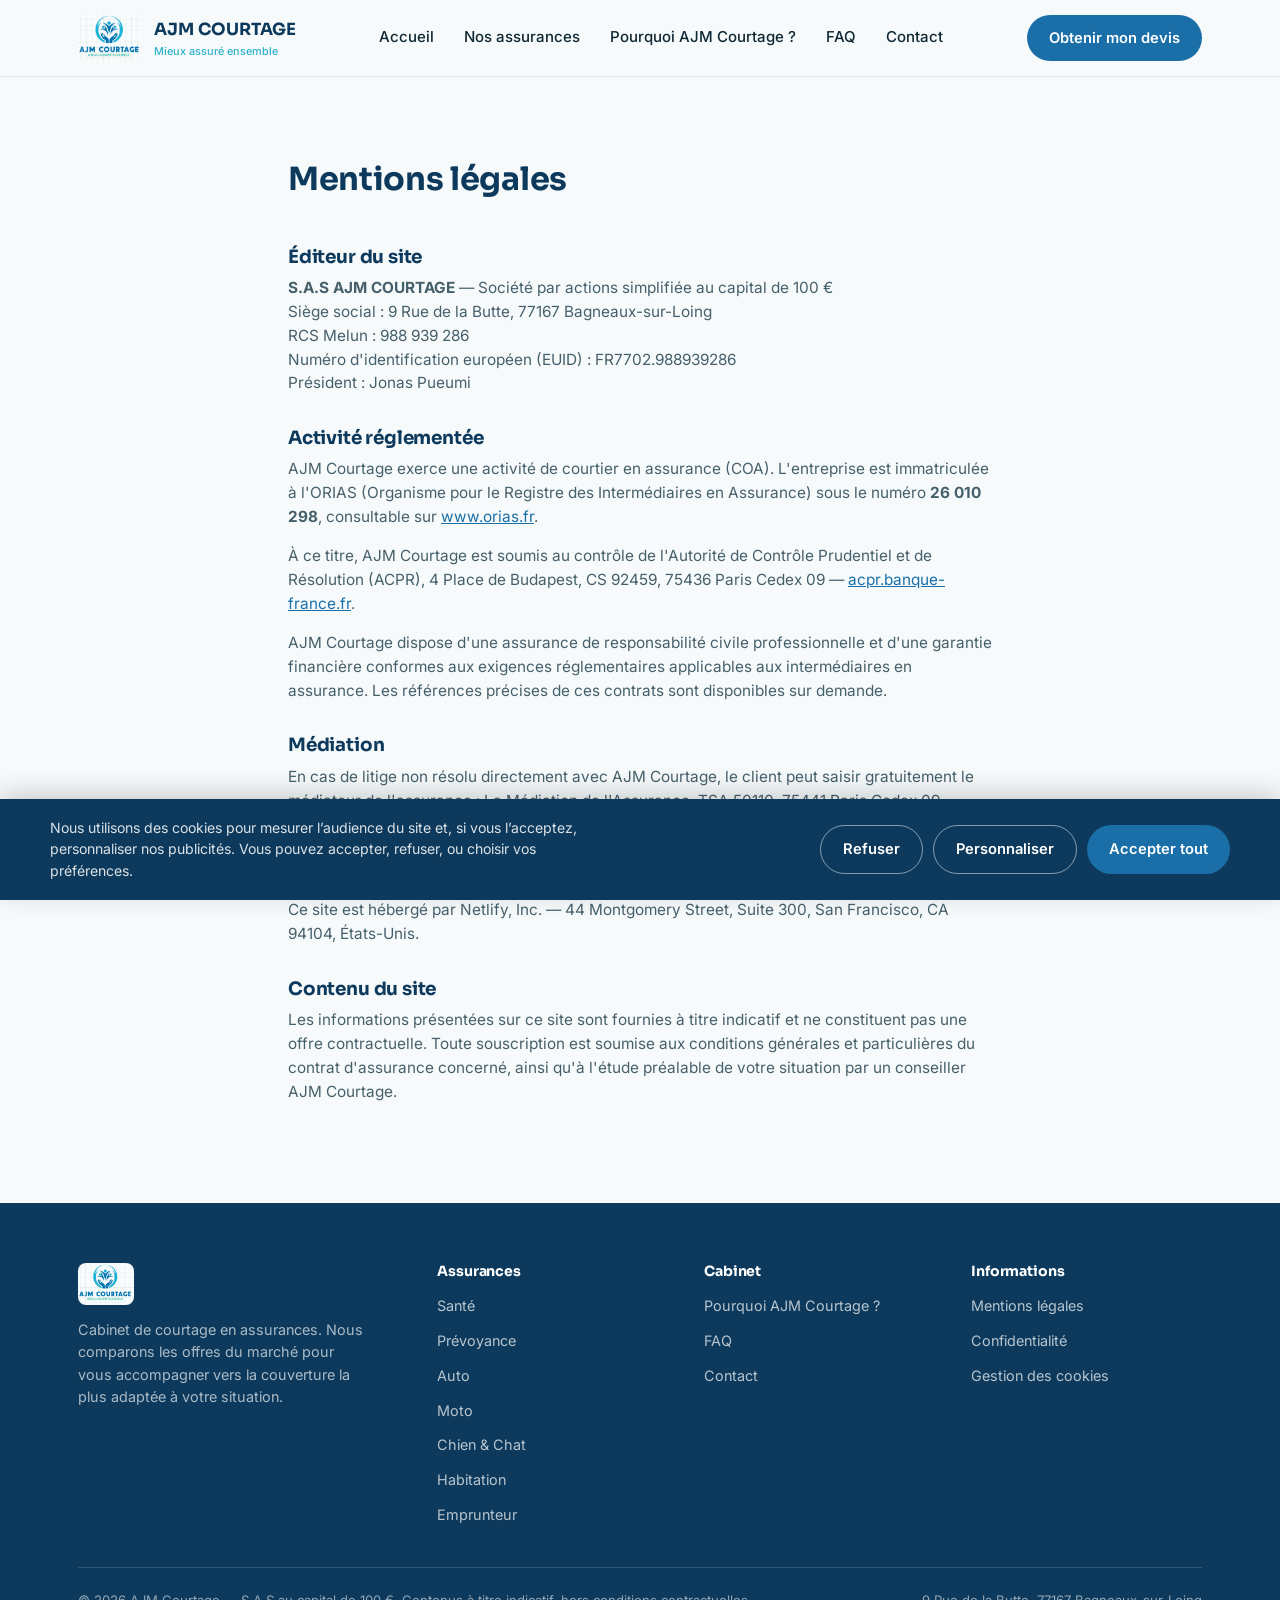
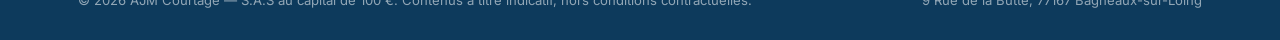
<file: mentions-legales.html>
<!DOCTYPE html>
<html lang="fr">
<head>
<meta charset="UTF-8" />
<meta name="viewport" content="width=device-width, initial-scale=1.0" />
<title>Mentions légales — AJM Courtage</title>
<meta name="description" content="Mentions légales d'AJM Courtage, courtier en assurance immatriculé ORIAS." />
<link rel="canonical" href="https://ajmcourtages.fr/mentions-legales.html" />
<meta property="og:type" content="website" />
<meta property="og:site_name" content="AJM Courtage" />
<meta property="og:title" content="Mentions légales — AJM Courtage" />
<meta property="og:description" content="Mentions légales d'AJM Courtage, courtier en assurance immatriculé ORIAS." />
<meta property="og:url" content="https://ajmcourtages.fr/mentions-legales.html" />
<meta name="twitter:card" content="summary" />
<meta name="twitter:title" content="Mentions légales — AJM Courtage" />
<meta name="twitter:description" content="Mentions légales d'AJM Courtage, courtier en assurance immatriculé ORIAS." />
<link rel="icon" href="assets/logo.jpg" />
<link rel="preconnect" href="https://fonts.googleapis.com">
<link rel="preconnect" href="https://fonts.gstatic.com" crossorigin>
<link href="https://fonts.googleapis.com/css2?family=Sora:wght@500;600;700&family=Inter:wght@400;500;600&display=swap" rel="stylesheet">
<link rel="stylesheet" href="styles.css" />
<!--
  Tracking marketing (GA4 / Meta Pixel / TikTok Pixel) : volontairement PAS
  chargé ici. Ces scripts déposent des cookies non essentiels et ne doivent
  s'exécuter qu'après consentement (RGPD). Voir consent.js, qui affiche le
  bandeau cookies et charge les 3 pixels uniquement si l'utilisateur accepte.
  Les identifiants réels (GA4/Meta/TikTok) sont à renseigner en haut de ce
  fichier, à la place des placeholders indiqués.
-->
</head>
<body data-page="mentions-legales" data-product="">
<header class="site-header">
  <div class="wrap">
    <a class="brand" href="index.html">
      <img src="assets/logo.jpg" alt="Logo AJM Courtage" />
      <span>
        <span class="brand-name">AJM COURTAGE</span>
        <span class="brand-tag">Mieux assuré ensemble</span>
      </span>
    </a>
    <nav class="main-nav">
      <a href="index.html">Accueil</a>
<a href="#produits">Nos assurances</a>
<a href="#pourquoi">Pourquoi AJM Courtage ?</a>
<a href="#faq">FAQ</a>
<a href="#contact">Contact</a>

      <a class="btn btn-primary nav-cta-mobile" href="#devis">Obtenir mon devis</a>
    </nav>
    <a class="btn btn-primary header-cta" href="#devis">Obtenir mon devis</a>
    <button class="nav-toggle" aria-label="Menu" aria-expanded="false">☰</button>
  </div>
</header>
<script>
  (function () {
    var btn = document.querySelector(".nav-toggle");
    var nav = document.querySelector(".main-nav");
    if (!btn || !nav) return;
    btn.addEventListener("click", function () {
      var open = nav.classList.toggle("open");
      btn.setAttribute("aria-expanded", open ? "true" : "false");
      btn.textContent = open ? "✕" : "☰";
    });
  })();
</script>

<main>
  <section>
    <div class="wrap" style="max-width:760px">
      <div class="section-head">
        <h1 style="font-size:2rem">Mentions légales</h1>
      </div>
      
      <div class="legal-body">
        <h2>Éditeur du site</h2>
        <p><strong>S.A.S AJM COURTAGE</strong> — Société par actions simplifiée au capital de 100 €<br>
        Siège social : 9 Rue de la Butte, 77167 Bagneaux-sur-Loing<br>
        RCS Melun : 988 939 286<br>
        Numéro d'identification européen (EUID) : FR7702.988939286<br>
        Président : Jonas Pueumi</p>

        <h2>Activité réglementée</h2>
        <p>AJM Courtage exerce une activité de courtier en assurance (COA). L'entreprise est immatriculée à l'ORIAS
        (Organisme pour le Registre des Intermédiaires en Assurance) sous le numéro <strong>26 010 298</strong>,
        consultable sur <a href="https://www.orias.fr" target="_blank" rel="noopener">www.orias.fr</a>.</p>
        <p>À ce titre, AJM Courtage est soumis au contrôle de l'Autorité de Contrôle Prudentiel et de Résolution (ACPR),
        4 Place de Budapest, CS 92459, 75436 Paris Cedex 09 — <a href="https://acpr.banque-france.fr" target="_blank" rel="noopener">acpr.banque-france.fr</a>.</p>
        <p>AJM Courtage dispose d'une assurance de responsabilité civile professionnelle et d'une garantie financière
        conformes aux exigences réglementaires applicables aux intermédiaires en assurance. Les références précises
        de ces contrats sont disponibles sur demande.</p>

        <h2>Médiation</h2>
        <p>En cas de litige non résolu directement avec AJM Courtage, le client peut saisir gratuitement le médiateur
        de l'assurance : La Médiation de l'Assurance, TSA 50110, 75441 Paris Cedex 09 —
        <a href="https://www.mediation-assurance.org" target="_blank" rel="noopener">www.mediation-assurance.org</a>.</p>

        <h2>Hébergement</h2>
        <p>Ce site est hébergé par Netlify, Inc. — 44 Montgomery Street, Suite 300, San Francisco, CA 94104, États-Unis.</p>

        <h2>Contenu du site</h2>
        <p>Les informations présentées sur ce site sont fournies à titre indicatif et ne constituent pas une offre
        contractuelle. Toute souscription est soumise aux conditions générales et particulières du contrat d'assurance
        concerné, ainsi qu'à l'étude préalable de votre situation par un conseiller AJM Courtage.</p>
      </div>
    
    </div>
  </section>
</main>
<footer id="contact">
  <div class="wrap">
    <div class="footer-grid">
      <div class="footer-brand">
        <img src="assets/logo.jpg" alt="Logo AJM Courtage" />
        <p>Cabinet de courtage en assurances. Nous comparons les offres du marché pour vous accompagner vers la couverture la plus adaptée à votre situation.</p>
      </div>
      <div>
        <h4>Assurances</h4>
        <ul><li><a href="assurance-sante.html">Santé</a></li>
<li><a href="prevoyance.html">Prévoyance</a></li>
<li><a href="assurance-auto.html">Auto</a></li>
<li><a href="assurance-moto.html">Moto</a></li>
<li><a href="assurance-chien-chat.html">Chien & Chat</a></li>
<li><a href="assurance-habitation.html">Habitation</a></li>
<li><a href="assurance-emprunteur.html">Emprunteur</a></li></ul>
      </div>
      <div>
        <h4>Cabinet</h4>
        <ul>
          <li><a href="index.html#pourquoi">Pourquoi AJM Courtage ?</a></li>
          <li><a href="index.html#faq">FAQ</a></li>
          <li><a href="#contact">Contact</a></li>
        </ul>
      </div>
      <div>
        <h4>Informations</h4>
        <ul>
          <li><a href="mentions-legales.html">Mentions légales</a></li>
          <li><a href="confidentialite.html">Confidentialité</a></li>
          <li><a href="cookies.html">Gestion des cookies</a></li>
        </ul>
      </div>
    </div>
    <div class="footer-bottom">
      <span>© 2026 AJM Courtage — S.A.S au capital de 100 €. Contenus à titre indicatif, hors conditions contractuelles.</span>
      <span>9 Rue de la Butte, 77167 Bagneaux-sur-Loing</span>
    </div>
  </div>
</footer>
<script src="consent.js" defer></script>
<script src="tracking.js" defer></script>
<script src="form.js" defer></script>
</body>
</html>
</file>
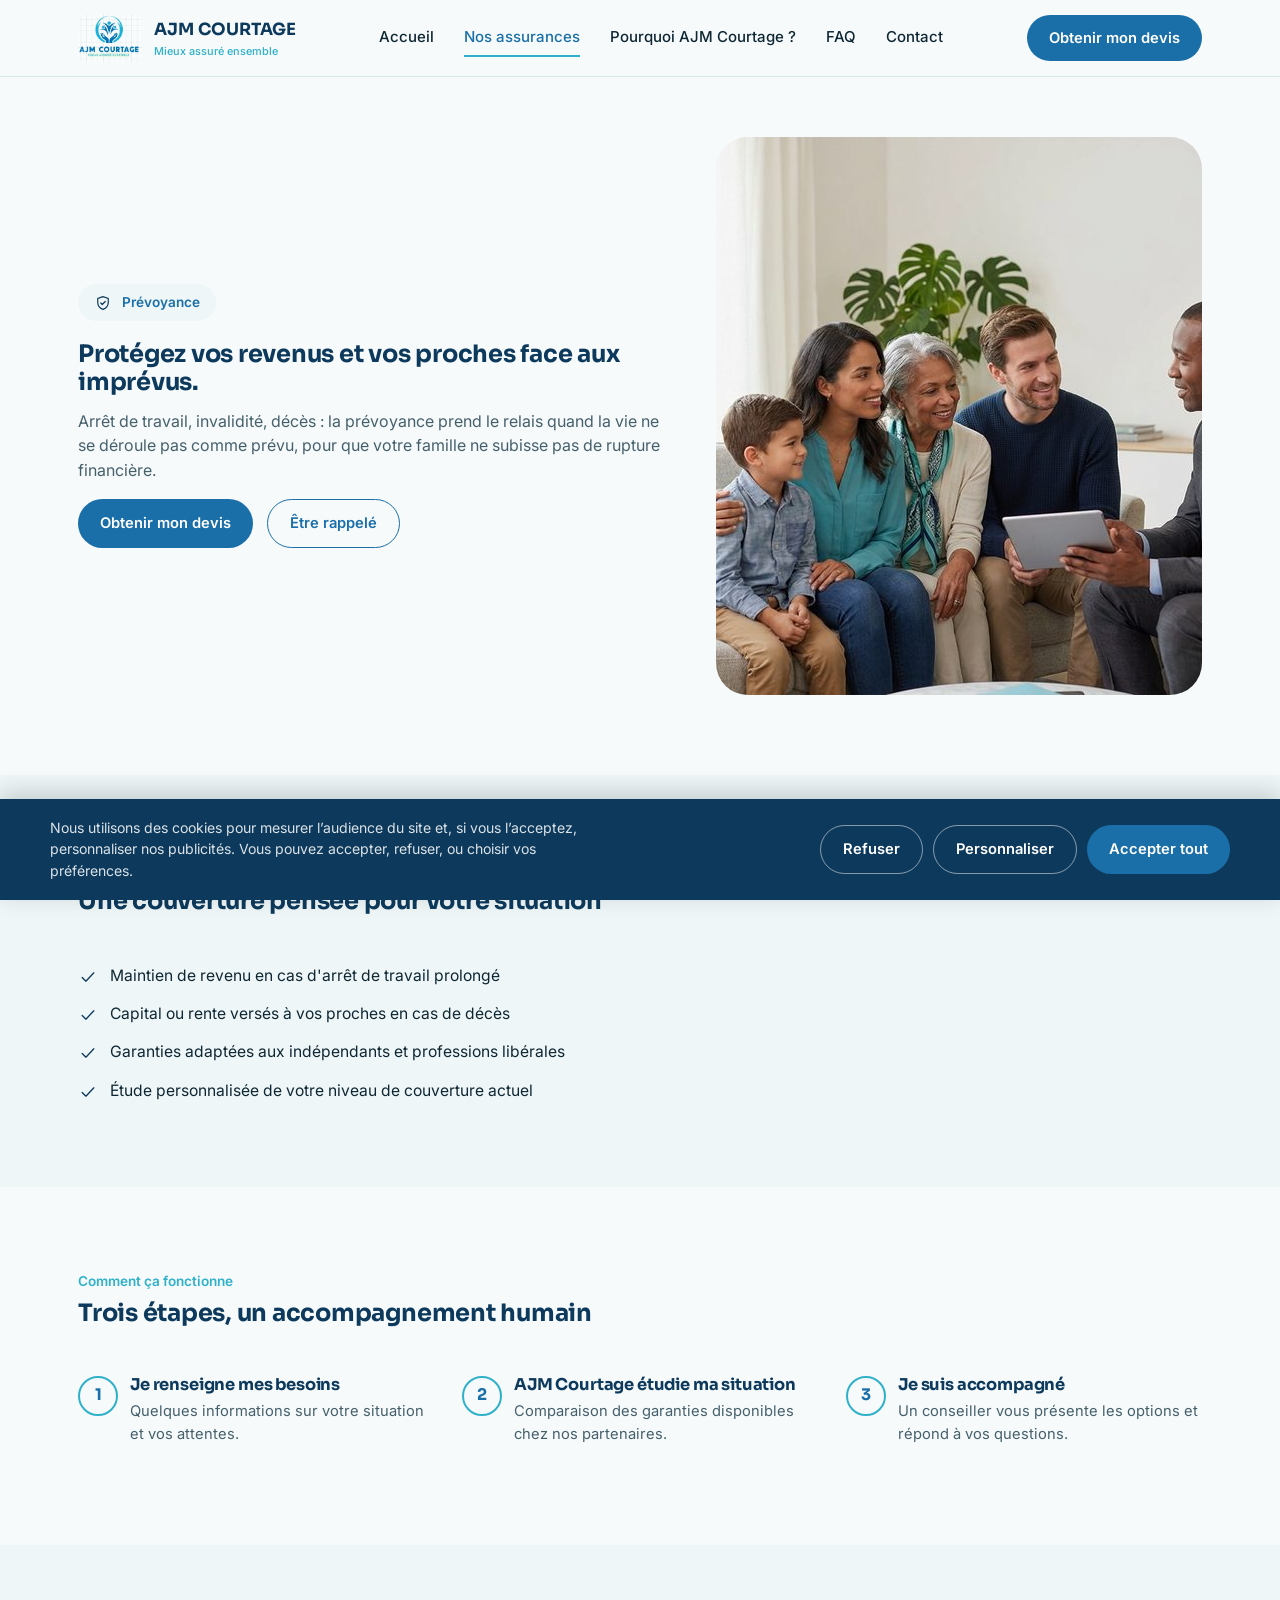
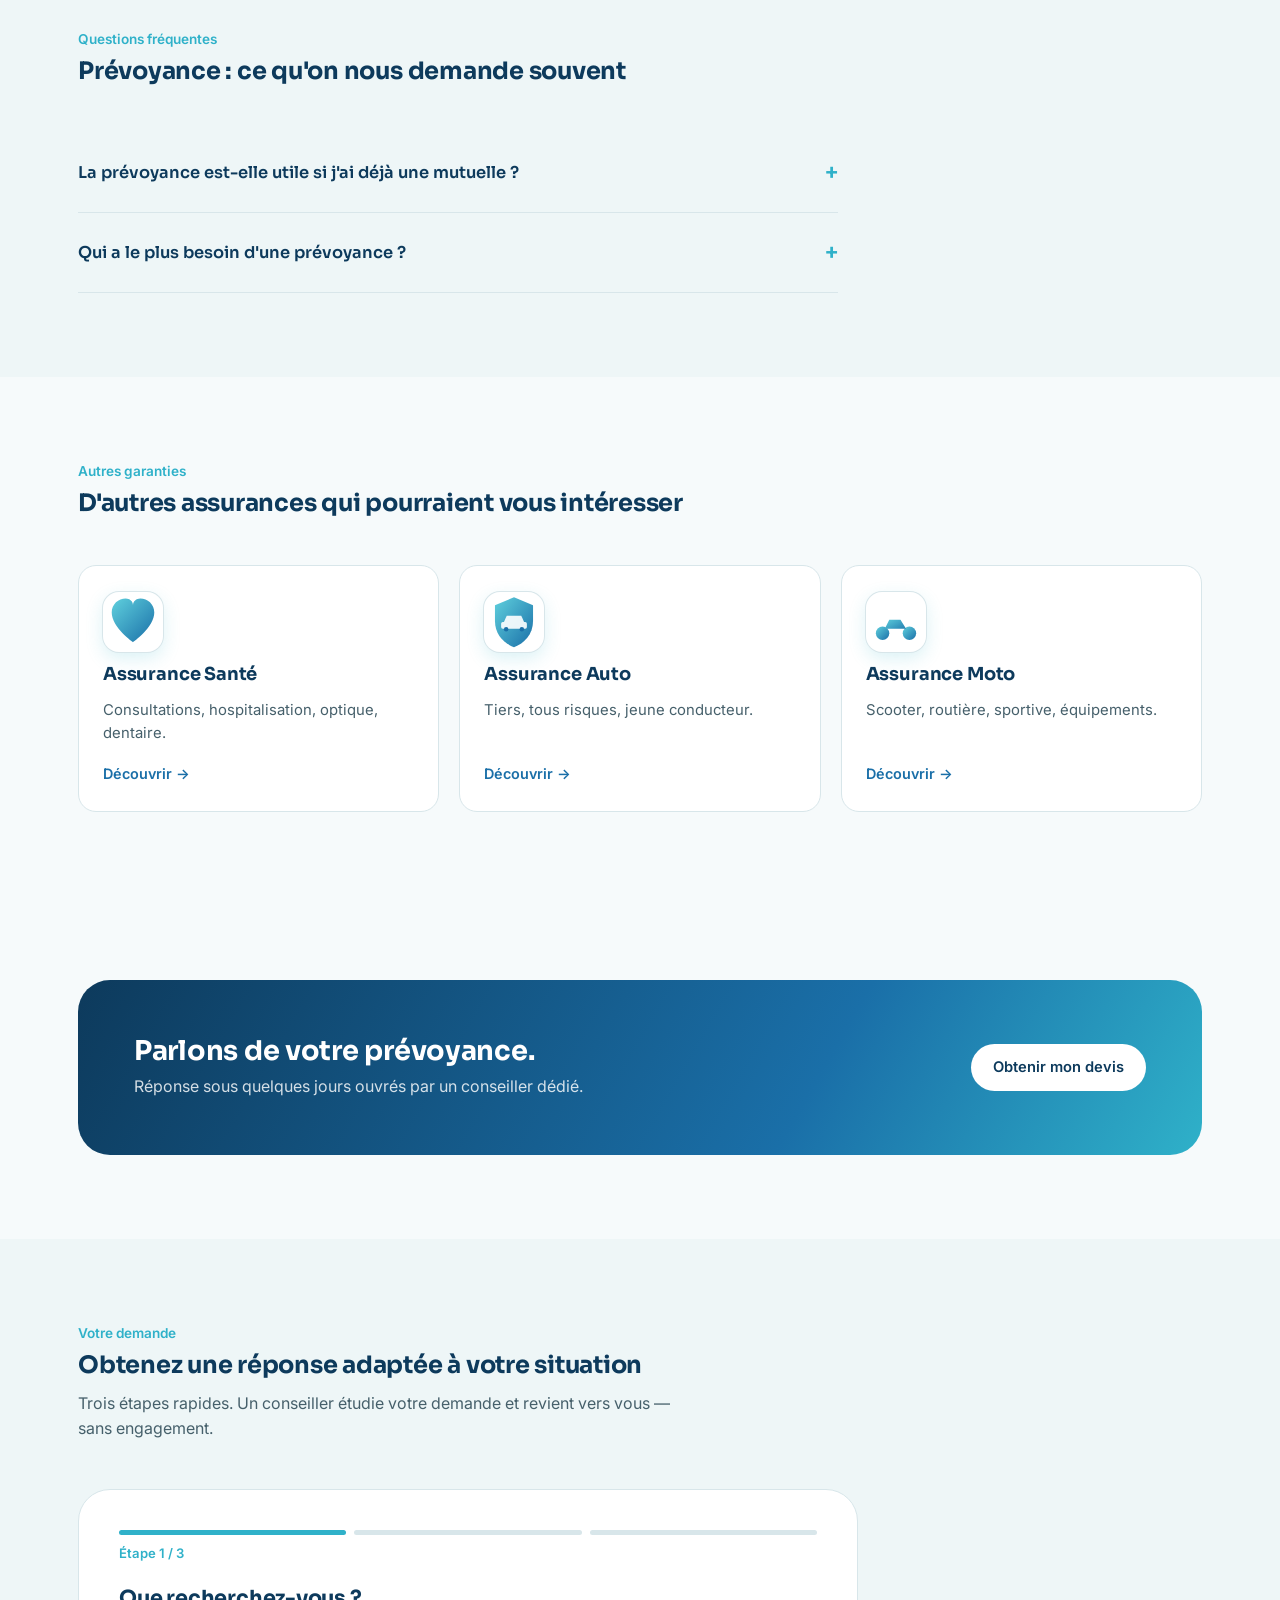
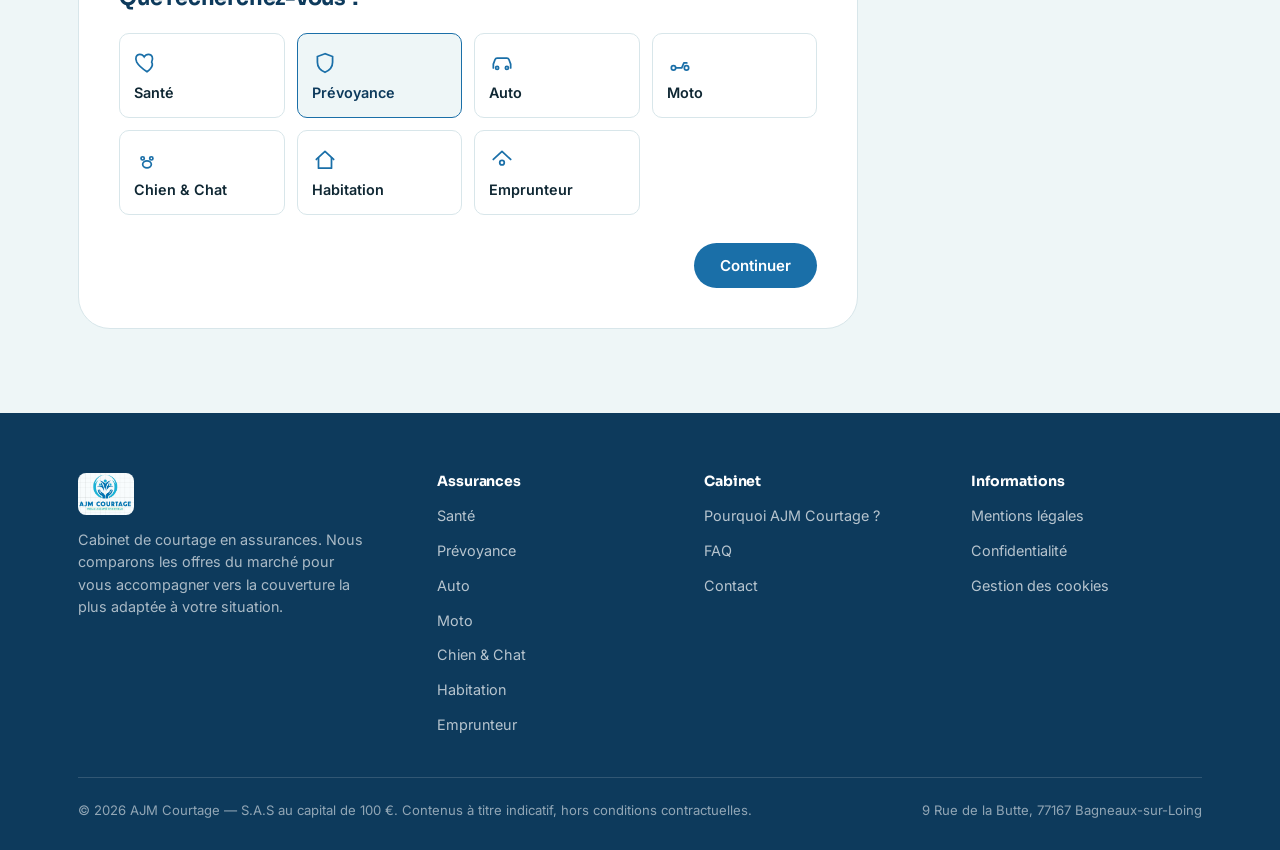
<file: prevoyance.html>
<!DOCTYPE html>
<html lang="fr">
<head>
<meta charset="UTF-8" />
<meta name="viewport" content="width=device-width, initial-scale=1.0" />
<title>Prévoyance — AJM Courtage</title>
<meta name="description" content="Arrêt de travail, invalidité, décès : la prévoyance prend le relais quand la vie ne se déroule pas comme prévu, pour que votre famille ne subisse pas " />
<link rel="canonical" href="https://ajmcourtages.fr/prevoyance.html" />
<meta property="og:type" content="website" />
<meta property="og:site_name" content="AJM Courtage" />
<meta property="og:title" content="Prévoyance — AJM Courtage" />
<meta property="og:description" content="Arrêt de travail, invalidité, décès : la prévoyance prend le relais quand la vie ne se déroule pas comme prévu, pour que votre famille ne subisse pas " />
<meta property="og:url" content="https://ajmcourtages.fr/prevoyance.html" />
<meta name="twitter:card" content="summary" />
<meta name="twitter:title" content="Prévoyance — AJM Courtage" />
<meta name="twitter:description" content="Arrêt de travail, invalidité, décès : la prévoyance prend le relais quand la vie ne se déroule pas comme prévu, pour que votre famille ne subisse pas " />
<link rel="icon" href="assets/logo.jpg" />
<link rel="preconnect" href="https://fonts.googleapis.com">
<link rel="preconnect" href="https://fonts.gstatic.com" crossorigin>
<link href="https://fonts.googleapis.com/css2?family=Sora:wght@500;600;700&family=Inter:wght@400;500;600&display=swap" rel="stylesheet">
<link rel="stylesheet" href="styles.css" />
<!--
  Tracking marketing (GA4 / Meta Pixel / TikTok Pixel) : volontairement PAS
  chargé ici. Ces scripts déposent des cookies non essentiels et ne doivent
  s'exécuter qu'après consentement (RGPD). Voir consent.js, qui affiche le
  bandeau cookies et charge les 3 pixels uniquement si l'utilisateur accepte.
  Les identifiants réels (GA4/Meta/TikTok) sont à renseigner en haut de ce
  fichier, à la place des placeholders indiqués.
-->
</head>
<body data-page="prevoyance" data-product="prevoyance">
<header class="site-header">
  <div class="wrap">
    <a class="brand" href="index.html">
      <img src="assets/logo.jpg" alt="Logo AJM Courtage" />
      <span>
        <span class="brand-name">AJM COURTAGE</span>
        <span class="brand-tag">Mieux assuré ensemble</span>
      </span>
    </a>
    <nav class="main-nav">
      <a href="index.html">Accueil</a>
<a href="#produits" class="active">Nos assurances</a>
<a href="#pourquoi">Pourquoi AJM Courtage ?</a>
<a href="#faq">FAQ</a>
<a href="#contact">Contact</a>

      <a class="btn btn-primary nav-cta-mobile" href="#devis">Obtenir mon devis</a>
    </nav>
    <a class="btn btn-primary header-cta" href="#devis">Obtenir mon devis</a>
    <button class="nav-toggle" aria-label="Menu" aria-expanded="false">☰</button>
  </div>
</header>
<script>
  (function () {
    var btn = document.querySelector(".nav-toggle");
    var nav = document.querySelector(".main-nav");
    if (!btn || !nav) return;
    btn.addEventListener("click", function () {
      var open = nav.classList.toggle("open");
      btn.setAttribute("aria-expanded", open ? "true" : "false");
      btn.textContent = open ? "✕" : "☰";
    });
  })();
</script>

<main>
  <section class="product-hero">
    <div class="wrap product-hero-grid">
      <div>
        <span class="badge"><svg width="18" height="18" viewBox="0 0 24 24" fill="none" stroke="#0d3a5c" stroke-width="1.6"><path d="M12 3.5 5 6v5.2c0 4.4 2.9 7.5 7 9.3 4.1-1.8 7-4.9 7-9.3V6l-7-2.5Z"/><path d="m9 12 2 2 4-4" stroke-linecap="round" stroke-linejoin="round"/></svg> Prévoyance</span>
        <h1>Protégez vos revenus et vos proches face aux imprévus.</h1>
        <p class="lead">Arrêt de travail, invalidité, décès : la prévoyance prend le relais quand la vie ne se déroule pas comme prévu, pour que votre famille ne subisse pas de rupture financière.</p>
        <div class="hero-actions">
          <a class="btn btn-primary" href="#devis">Obtenir mon devis</a>
          <a class="btn btn-ghost" href="#devis">Être rappelé</a>
        </div>
      </div>
      <div class="product-hero-photo">
        <img src="assets/hero-prevoyance.jpg" alt="Prévoyance — AJM Courtage" loading="lazy" width="1000" height="558">
      </div>
    </div>
  </section>

  <section class="section-alt">
    <div class="wrap">
      <div class="section-head">
        <span class="kicker">Ce que couvre cette garantie</span>
        <h2>Une couverture pensée pour votre situation</h2>
      </div>
      <ul class="benefits-list">
        <li><svg width="20" height="20" viewBox="0 0 24 24" fill="none" stroke="#0d3a5c" stroke-width="1.6"><path d="M5 12.5 9.5 17 19 7" stroke-linecap="round" stroke-linejoin="round"/></svg><span>Maintien de revenu en cas d'arrêt de travail prolongé</span></li>
<li><svg width="20" height="20" viewBox="0 0 24 24" fill="none" stroke="#0d3a5c" stroke-width="1.6"><path d="M5 12.5 9.5 17 19 7" stroke-linecap="round" stroke-linejoin="round"/></svg><span>Capital ou rente versés à vos proches en cas de décès</span></li>
<li><svg width="20" height="20" viewBox="0 0 24 24" fill="none" stroke="#0d3a5c" stroke-width="1.6"><path d="M5 12.5 9.5 17 19 7" stroke-linecap="round" stroke-linejoin="round"/></svg><span>Garanties adaptées aux indépendants et professions libérales</span></li>
<li><svg width="20" height="20" viewBox="0 0 24 24" fill="none" stroke="#0d3a5c" stroke-width="1.6"><path d="M5 12.5 9.5 17 19 7" stroke-linecap="round" stroke-linejoin="round"/></svg><span>Étude personnalisée de votre niveau de couverture actuel</span></li>

      </ul>
    </div>
  </section>

  <section>
    <div class="wrap">
      <div class="section-head">
        <span class="kicker">Comment ça fonctionne</span>
        <h2>Trois étapes, un accompagnement humain</h2>
      </div>
      <div class="steps">
        <div class="step"><h3>Je renseigne mes besoins</h3><p>Quelques informations sur votre situation et vos attentes.</p></div>
        <div class="step"><h3>AJM Courtage étudie ma situation</h3><p>Comparaison des garanties disponibles chez nos partenaires.</p></div>
        <div class="step"><h3>Je suis accompagné</h3><p>Un conseiller vous présente les options et répond à vos questions.</p></div>
      </div>
    </div>
  </section>

  <section id="faq" class="section-alt">
    <div class="wrap">
      <div class="section-head">
        <span class="kicker">Questions fréquentes</span>
        <h2>Prévoyance : ce qu'on nous demande souvent</h2>
      </div>
      <div class="faq-list">
        <details class="faq-item"><summary>La prévoyance est-elle utile si j'ai déjà une mutuelle ?</summary><p>Oui : la mutuelle rembourse des soins, la prévoyance protège votre revenu et votre famille en cas d'incapacité, d'invalidité ou de décès. Les deux répondent à des besoins différents.</p></details>
<details class="faq-item"><summary>Qui a le plus besoin d'une prévoyance ?</summary><p>Les indépendants, professions libérales et salariés avec peu de couverture employeur sont les plus exposés en cas d'arrêt de travail long.</p></details>

      </div>
    </div>
  </section>

  <section>
    <div class="wrap">
      <div class="section-head">
        <span class="kicker">Autres garanties</span>
        <h2>D'autres assurances qui pourraient vous intéresser</h2>
      </div>
      <div class="product-grid">
      <a class="product-card" href="assurance-sante.html">
        <div class="product-icon"><svg width="56" height="56" viewBox="0 0 100 100" xmlns="http://www.w3.org/2000/svg"><defs><linearGradient id="pg11" x1="0" y1="0" x2="1" y2="1"><stop offset="0" stop-color="#5fd0dd"/><stop offset="1" stop-color="#1a6fa8"/></linearGradient></defs><g fill="url(#pg11)"><path d="M50 86C50 86 12 60 12 33 12 18 24 8 37 8 44 8 50 13 50 20 50 13 56 8 63 8 76 8 88 18 88 33 88 60 50 86 50 86Z"/></g></svg></div>
        <h3>Assurance Santé</h3>
        <p>Consultations, hospitalisation, optique, dentaire.</p>
        <span class="card-link">Découvrir →</span>
      </a>
      <a class="product-card" href="assurance-auto.html">
        <div class="product-icon"><svg width="56" height="56" viewBox="0 0 100 100" xmlns="http://www.w3.org/2000/svg"><defs><linearGradient id="pg12" x1="0" y1="0" x2="1" y2="1"><stop offset="0" stop-color="#5fd0dd"/><stop offset="1" stop-color="#1a6fa8"/></linearGradient></defs><g fill="url(#pg12)"><path d="M50 6 84 20V48C84 72 68 88 50 95 32 88 16 72 16 48V20Z"/><rect x="27" y="50" width="46" height="12" rx="3" fill="#fff" opacity="0.9"/><path d="M32 50 37 39H63L68 50Z" fill="#fff" opacity="0.9"/><circle cx="36" cy="63" r="4" fill="#1a6fa8"/><circle cx="64" cy="63" r="4" fill="#1a6fa8"/></g></svg></div>
        <h3>Assurance Auto</h3>
        <p>Tiers, tous risques, jeune conducteur.</p>
        <span class="card-link">Découvrir →</span>
      </a>
      <a class="product-card" href="assurance-moto.html">
        <div class="product-icon"><svg width="56" height="56" viewBox="0 0 100 100" xmlns="http://www.w3.org/2000/svg"><defs><linearGradient id="pg13" x1="0" y1="0" x2="1" y2="1"><stop offset="0" stop-color="#5fd0dd"/><stop offset="1" stop-color="#1a6fa8"/></linearGradient></defs><g fill="url(#pg13)"><circle cx="26" cy="70" r="12"/><circle cx="74" cy="70" r="12"/><path d="M26 70 38 46H58L68 62H30Z"/></g></svg></div>
        <h3>Assurance Moto</h3>
        <p>Scooter, routière, sportive, équipements.</p>
        <span class="card-link">Découvrir →</span>
      </a>
      </div>
    </div>
  </section>

  <section>
    <div class="wrap">
      <div class="cta-band">
        <div>
          <h2>Parlons de votre prévoyance.</h2>
          <p>Réponse sous quelques jours ouvrés par un conseiller dédié.</p>
        </div>
        <a class="btn btn-primary" href="#devis">Obtenir mon devis</a>
      </div>
    </div>
  </section>

  <section id="devis" class="section-alt">
    <div class="wrap">
      <div class="section-head">
        <span class="kicker">Votre demande</span>
        <h2>Obtenez une réponse adaptée à votre situation</h2>
        <p>Trois étapes rapides. Un conseiller étudie votre demande et revient vers vous — sans engagement.</p>
      </div>
      <div id="lead-form" class="lead-form" data-preselect="prevoyance"></div>
    </div>
  </section>

</main>
<footer id="contact">
  <div class="wrap">
    <div class="footer-grid">
      <div class="footer-brand">
        <img src="assets/logo.jpg" alt="Logo AJM Courtage" />
        <p>Cabinet de courtage en assurances. Nous comparons les offres du marché pour vous accompagner vers la couverture la plus adaptée à votre situation.</p>
      </div>
      <div>
        <h4>Assurances</h4>
        <ul><li><a href="assurance-sante.html">Santé</a></li>
<li><a href="prevoyance.html">Prévoyance</a></li>
<li><a href="assurance-auto.html">Auto</a></li>
<li><a href="assurance-moto.html">Moto</a></li>
<li><a href="assurance-chien-chat.html">Chien & Chat</a></li>
<li><a href="assurance-habitation.html">Habitation</a></li>
<li><a href="assurance-emprunteur.html">Emprunteur</a></li></ul>
      </div>
      <div>
        <h4>Cabinet</h4>
        <ul>
          <li><a href="index.html#pourquoi">Pourquoi AJM Courtage ?</a></li>
          <li><a href="index.html#faq">FAQ</a></li>
          <li><a href="#contact">Contact</a></li>
        </ul>
      </div>
      <div>
        <h4>Informations</h4>
        <ul>
          <li><a href="mentions-legales.html">Mentions légales</a></li>
          <li><a href="confidentialite.html">Confidentialité</a></li>
          <li><a href="cookies.html">Gestion des cookies</a></li>
        </ul>
      </div>
    </div>
    <div class="footer-bottom">
      <span>© 2026 AJM Courtage — S.A.S au capital de 100 €. Contenus à titre indicatif, hors conditions contractuelles.</span>
      <span>9 Rue de la Butte, 77167 Bagneaux-sur-Loing</span>
    </div>
  </div>
</footer>
<script src="consent.js" defer></script>
<script src="tracking.js" defer></script>
<script src="form.js" defer></script>
</body>
</html>
</file>
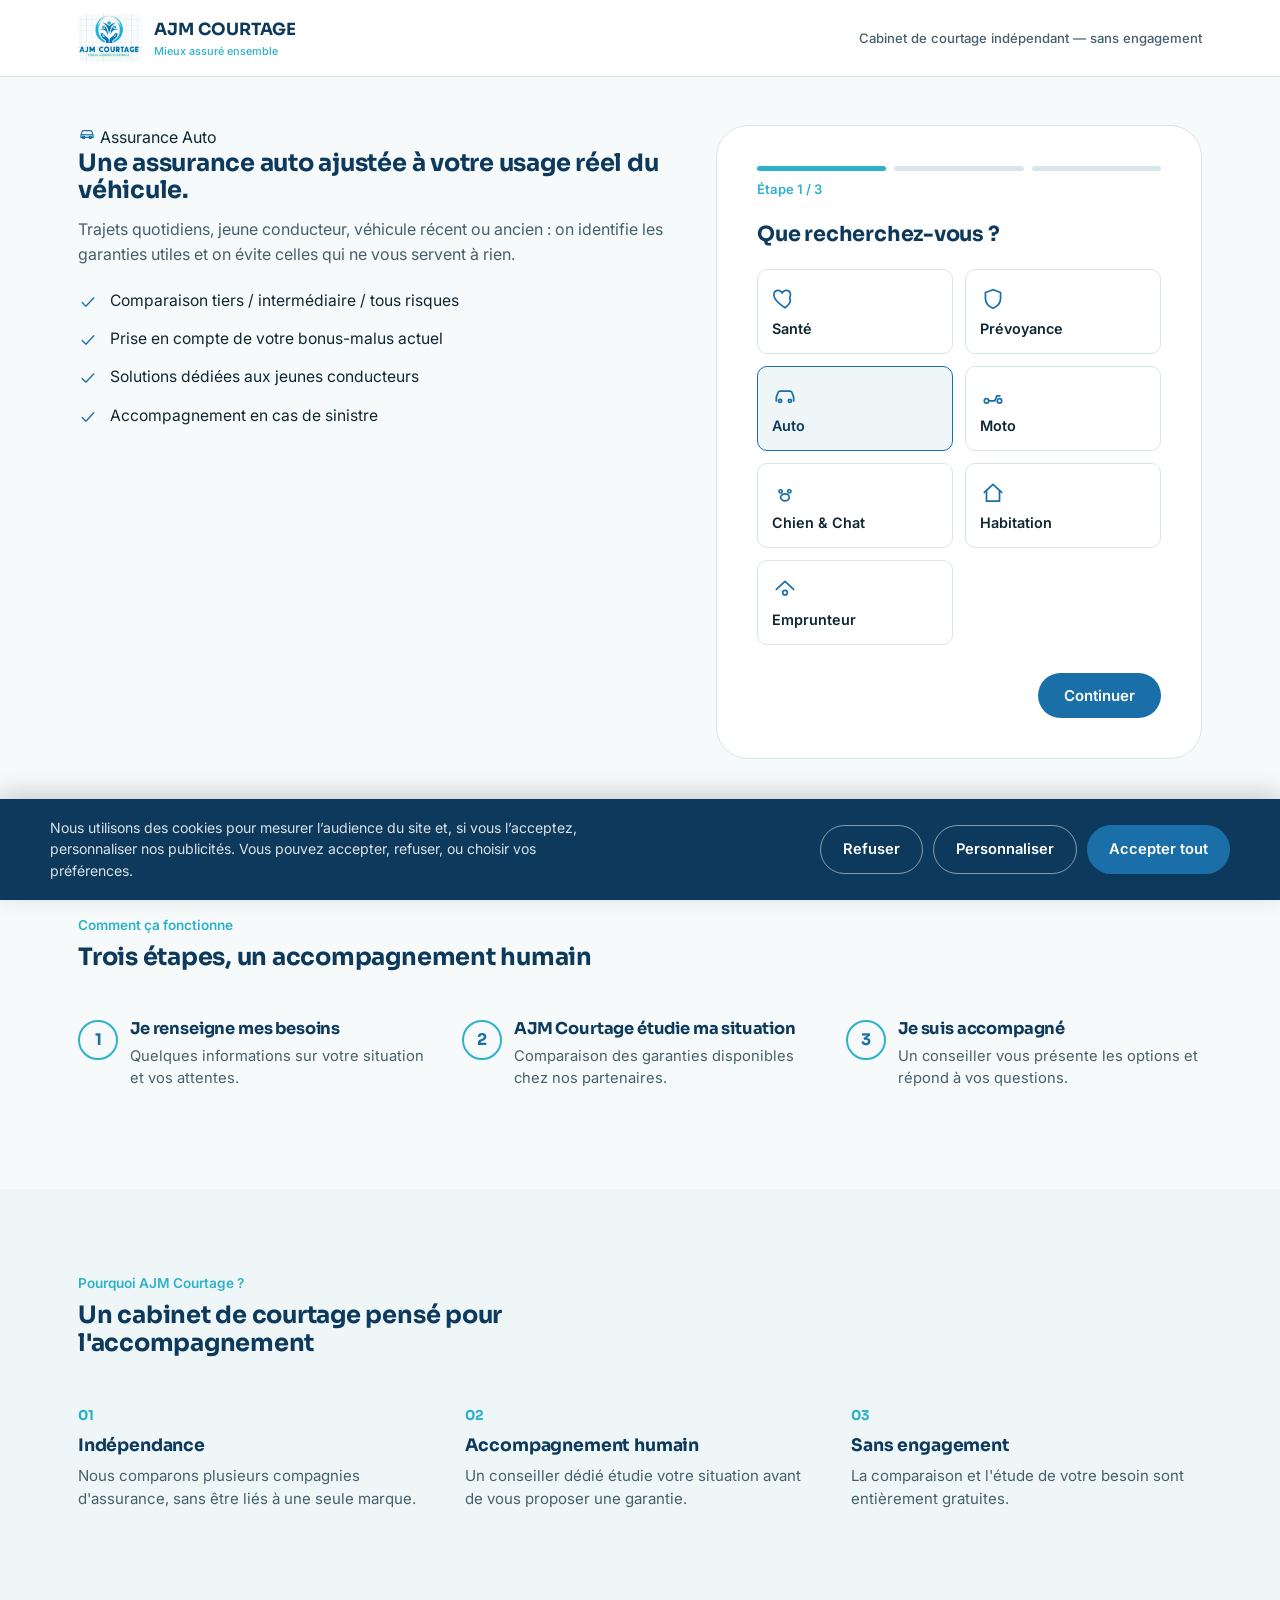
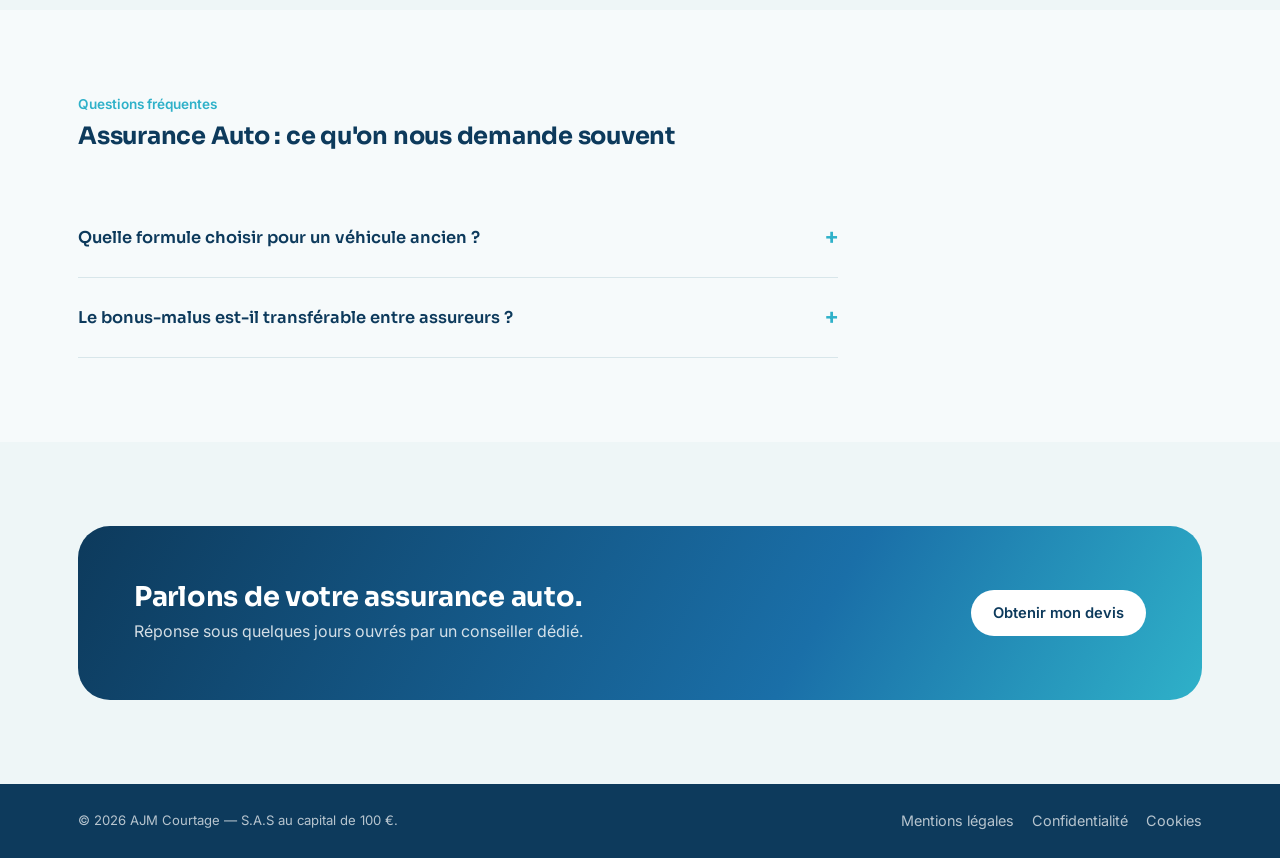
<file: lp/assurance-auto.html>
<!DOCTYPE html>
<html lang="fr">
<head>
<meta charset="UTF-8" />
<meta name="viewport" content="width=device-width, initial-scale=1.0" />
<title>Assurance Auto — AJM Courtage</title>
<meta name="description" content="Trajets quotidiens, jeune conducteur, véhicule récent ou ancien : on identifie les garanties utiles et on évite celles qui ne vous servent à rien." />
<link rel="canonical" href="https://ajmcourtages.fr/lp/assurance-auto.html" />
<meta property="og:type" content="website" />
<meta property="og:site_name" content="AJM Courtage" />
<meta property="og:title" content="Assurance Auto — AJM Courtage" />
<meta property="og:description" content="Trajets quotidiens, jeune conducteur, véhicule récent ou ancien : on identifie les garanties utiles et on évite celles qui ne vous servent à rien." />
<meta property="og:url" content="https://ajmcourtages.fr/lp/assurance-auto.html" />
<meta name="twitter:card" content="summary" />
<meta name="twitter:title" content="Assurance Auto — AJM Courtage" />
<meta name="twitter:description" content="Trajets quotidiens, jeune conducteur, véhicule récent ou ancien : on identifie les garanties utiles et on évite celles qui ne vous servent à rien." />
<link rel="icon" href="../assets/logo.jpg" />
<link rel="preconnect" href="https://fonts.googleapis.com">
<link rel="preconnect" href="https://fonts.gstatic.com" crossorigin>
<link href="https://fonts.googleapis.com/css2?family=Sora:wght@500;600;700&family=Inter:wght@400;500;600&display=swap" rel="stylesheet">
<link rel="stylesheet" href="../styles.css" />
<!--
  Tracking marketing (GA4 / Meta Pixel / TikTok Pixel) : volontairement PAS
  chargé ici. Ces scripts déposent des cookies non essentiels et ne doivent
  s'exécuter qu'après consentement (RGPD). Voir consent.js, qui affiche le
  bandeau cookies et charge les 3 pixels uniquement si l'utilisateur accepte.
  Les identifiants réels (GA4/Meta/TikTok) sont à renseigner en haut de ce
  fichier, à la place des placeholders indiqués.
-->
</head>
<body data-page="lp-assurance-auto" data-product="assurance-auto">
<header class="lp-header">
  <div class="wrap">
    <a class="brand" href="../index.html">
      <img src="../assets/logo.jpg" alt="Logo AJM Courtage" />
      <span>
        <span class="brand-name">AJM COURTAGE</span>
        <span class="brand-tag">Mieux assuré ensemble</span>
      </span>
    </a>
    <span class="lp-trust-line">Cabinet de courtage indépendant — sans engagement</span>
  </div>
</header>

<main>
  <section class="lp-hero">
    <div class="wrap lp-hero-grid">
      <div>
        <span class="badge"><svg width="18" height="18" viewBox="0 0 24 24" fill="none" stroke="#1a6fa8" stroke-width="1.6"><path d="M4 16.5V13l1.6-4.2A2 2 0 0 1 7.5 7.5h9a2 2 0 0 1 1.9 1.3L20 13v3.5" stroke-linecap="round" stroke-linejoin="round"/><path d="M4 16.5h16" stroke-linecap="round"/><circle cx="7.5" cy="16.5" r="1.6"/><circle cx="16.5" cy="16.5" r="1.6"/><path d="M4 13h16" /></svg> Assurance Auto</span>
        <h1>Une assurance auto ajustée à votre usage réel du véhicule.</h1>
        <p class="lead">Trajets quotidiens, jeune conducteur, véhicule récent ou ancien : on identifie les garanties utiles et on évite celles qui ne vous servent à rien.</p>
        <ul class="benefits-list lp-hero-benefits">
          <li><svg width="20" height="20" viewBox="0 0 24 24" fill="none" stroke="#1a6fa8" stroke-width="1.6"><path d="M5 12.5 9.5 17 19 7" stroke-linecap="round" stroke-linejoin="round"/></svg><span>Comparaison tiers / intermédiaire / tous risques</span></li>
<li><svg width="20" height="20" viewBox="0 0 24 24" fill="none" stroke="#1a6fa8" stroke-width="1.6"><path d="M5 12.5 9.5 17 19 7" stroke-linecap="round" stroke-linejoin="round"/></svg><span>Prise en compte de votre bonus-malus actuel</span></li>
<li><svg width="20" height="20" viewBox="0 0 24 24" fill="none" stroke="#1a6fa8" stroke-width="1.6"><path d="M5 12.5 9.5 17 19 7" stroke-linecap="round" stroke-linejoin="round"/></svg><span>Solutions dédiées aux jeunes conducteurs</span></li>
<li><svg width="20" height="20" viewBox="0 0 24 24" fill="none" stroke="#1a6fa8" stroke-width="1.6"><path d="M5 12.5 9.5 17 19 7" stroke-linecap="round" stroke-linejoin="round"/></svg><span>Accompagnement en cas de sinistre</span></li>

        </ul>
      </div>
      <div id="lead-form" class="lead-form" data-preselect="assurance-auto"></div>
    </div>
  </section>

  <section>
    <div class="wrap">
      <div class="section-head">
        <span class="kicker">Comment ça fonctionne</span>
        <h2>Trois étapes, un accompagnement humain</h2>
      </div>
      <div class="steps">
        <div class="step"><h3>Je renseigne mes besoins</h3><p>Quelques informations sur votre situation et vos attentes.</p></div>
        <div class="step"><h3>AJM Courtage étudie ma situation</h3><p>Comparaison des garanties disponibles chez nos partenaires.</p></div>
        <div class="step"><h3>Je suis accompagné</h3><p>Un conseiller vous présente les options et répond à vos questions.</p></div>
      </div>
    </div>
  </section>

  <section class="section-alt">
    <div class="wrap">
      <div class="section-head">
        <span class="kicker">Pourquoi AJM Courtage ?</span>
        <h2>Un cabinet de courtage pensé pour l'accompagnement</h2>
      </div>
      <div class="reasons">
        <div class="reason"><div class="num">01</div><h3>Indépendance</h3><p>Nous comparons plusieurs compagnies d'assurance, sans être liés à une seule marque.</p></div>
<div class="reason"><div class="num">02</div><h3>Accompagnement humain</h3><p>Un conseiller dédié étudie votre situation avant de vous proposer une garantie.</p></div>
<div class="reason"><div class="num">03</div><h3>Sans engagement</h3><p>La comparaison et l'étude de votre besoin sont entièrement gratuites.</p></div>

      </div>
    </div>
  </section>

  <section>
    <div class="wrap">
      <div class="section-head">
        <span class="kicker">Questions fréquentes</span>
        <h2>Assurance Auto : ce qu'on nous demande souvent</h2>
      </div>
      <div class="faq-list">
        <details class="faq-item"><summary>Quelle formule choisir pour un véhicule ancien ?</summary><p>Pour un véhicule dont la valeur est faible, une formule au tiers ou intermédiaire est souvent plus pertinente qu'une tous risques. On l'évalue ensemble selon votre situation.</p></details>
<details class="faq-item"><summary>Le bonus-malus est-il transférable entre assureurs ?</summary><p>Oui, votre coefficient bonus-malus vous suit d'un assureur à l'autre grâce au relevé d'information fourni par votre assureur actuel.</p></details>

      </div>
    </div>
  </section>

  <section class="section-alt">
    <div class="wrap">
      <div class="cta-band lp-final-cta">
        <div>
          <h2>Parlons de votre assurance auto.</h2>
          <p>Réponse sous quelques jours ouvrés par un conseiller dédié.</p>
        </div>
        <a class="btn btn-primary" href="#lead-form">Obtenir mon devis</a>
      </div>
    </div>
  </section>
</main>
<footer class="lp-footer">
  <div class="wrap lp-footer-inner">
    <span>© 2026 AJM Courtage — S.A.S au capital de 100 €.</span>
    <div class="lp-footer-links">
      <a href="../mentions-legales.html">Mentions légales</a>
      <a href="../confidentialite.html">Confidentialité</a>
      <a href="../cookies.html">Cookies</a>
    </div>
  </div>
</footer>
<script src="../consent.js" defer></script>
<script src="../tracking.js" defer></script>
<script src="../form.js" defer></script>
</body>
</html>
</file>
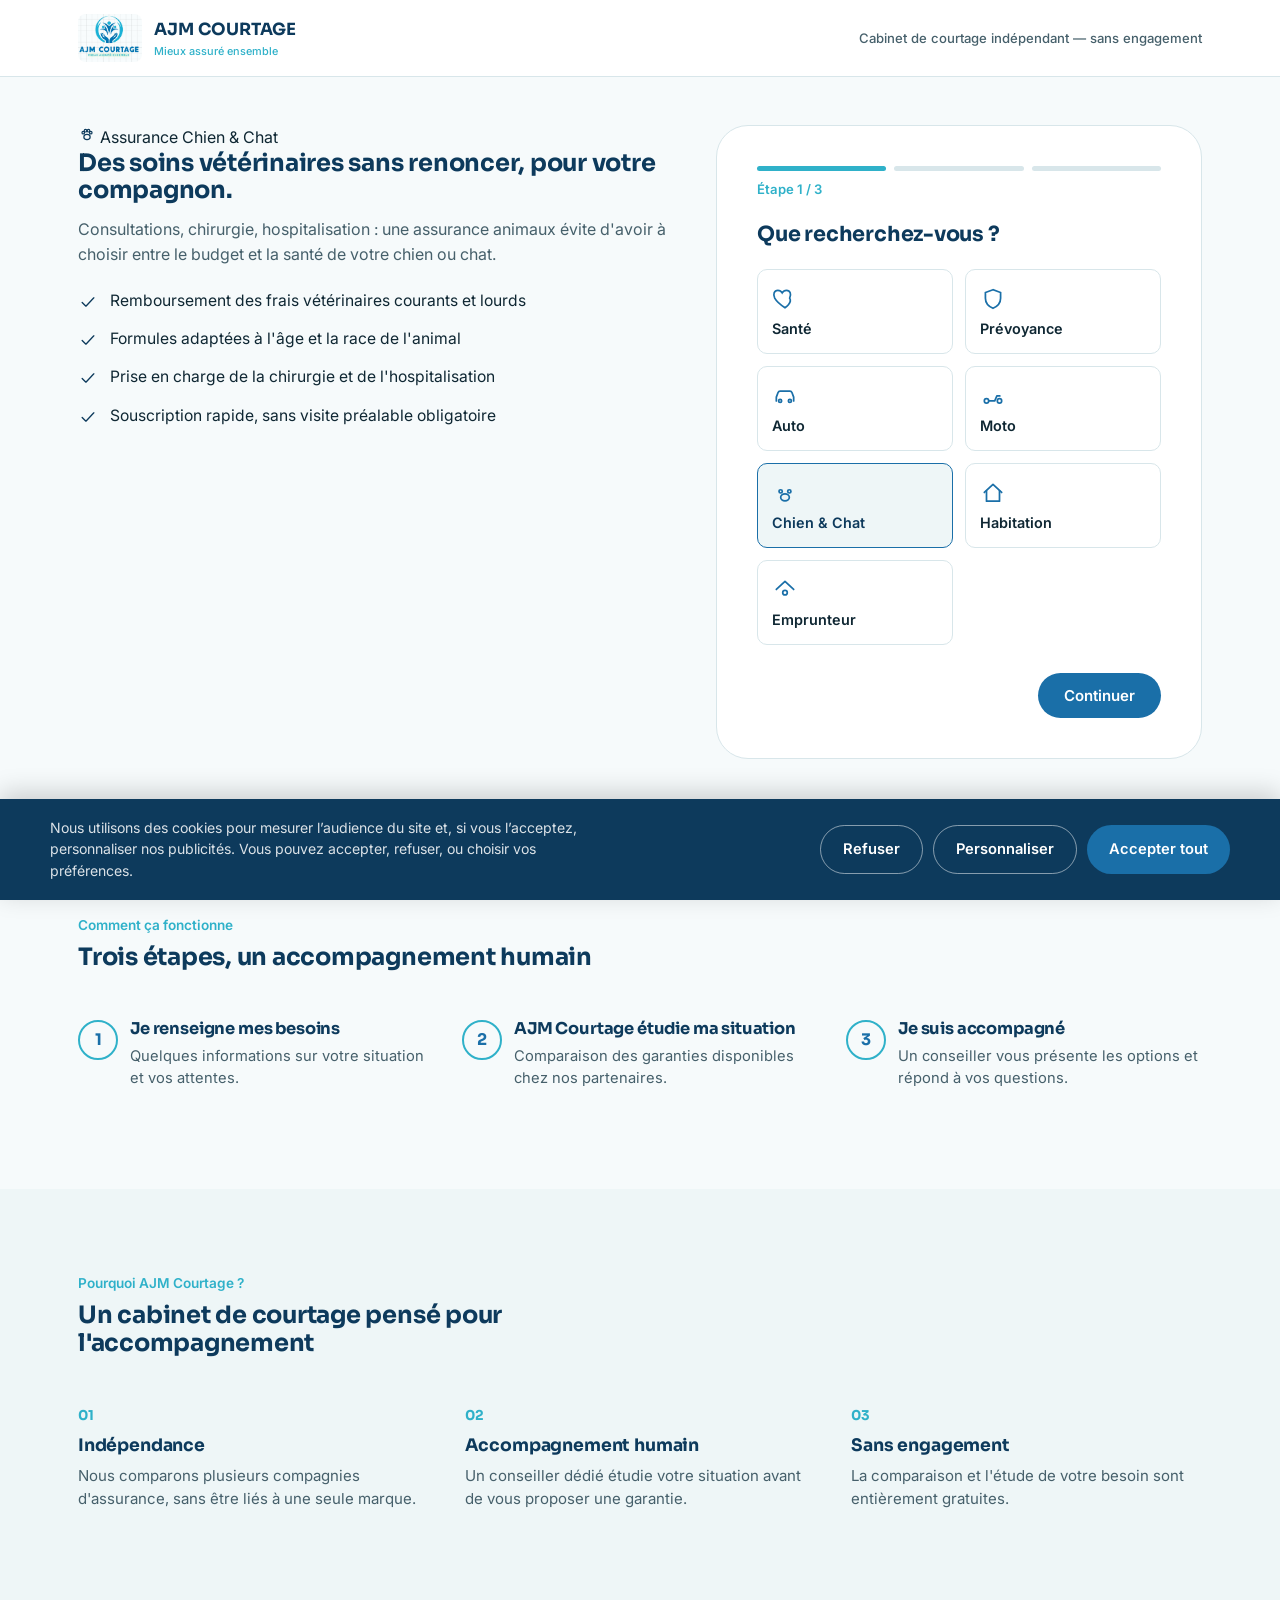
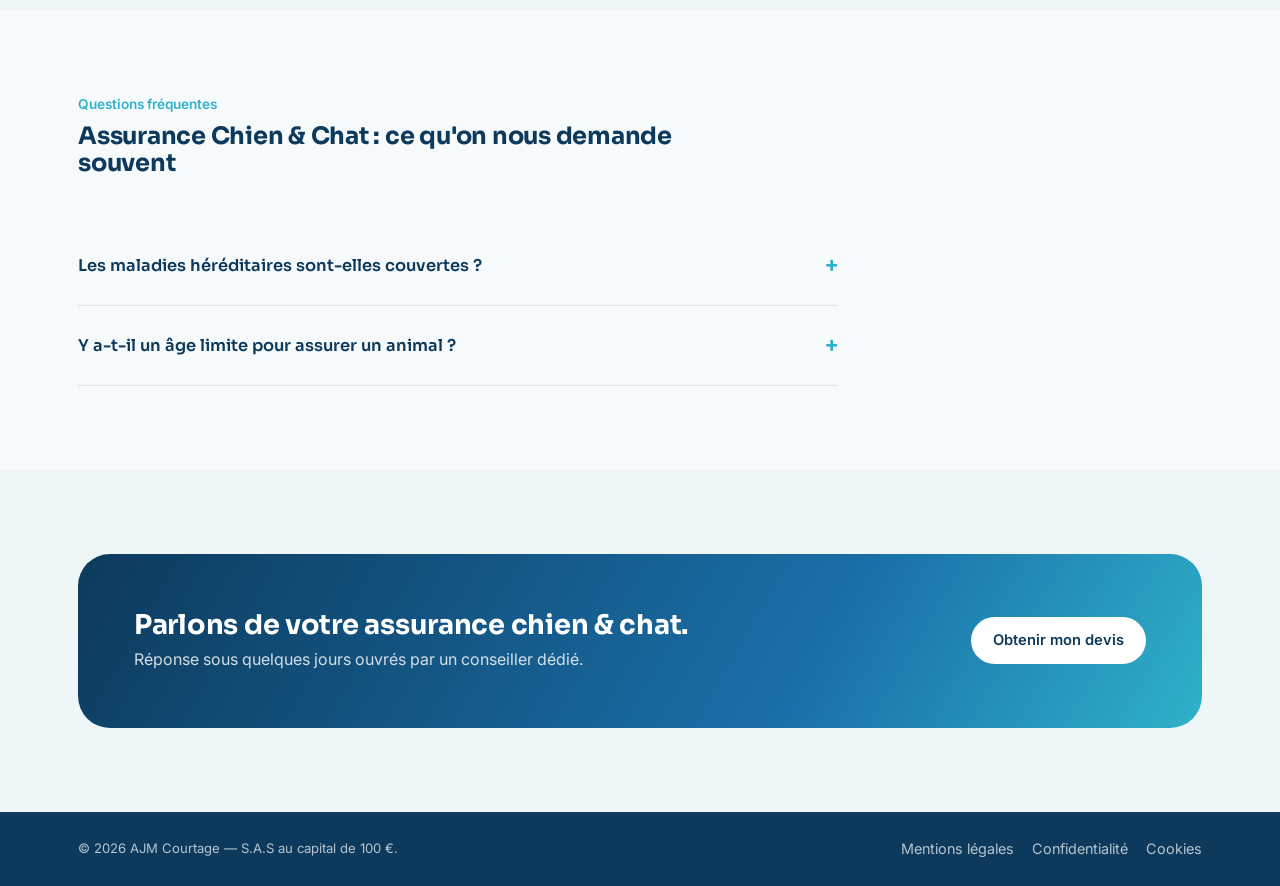
<file: lp/assurance-chien-chat.html>
<!DOCTYPE html>
<html lang="fr">
<head>
<meta charset="UTF-8" />
<meta name="viewport" content="width=device-width, initial-scale=1.0" />
<title>Assurance Chien & Chat — AJM Courtage</title>
<meta name="description" content="Consultations, chirurgie, hospitalisation : une assurance animaux évite d'avoir à choisir entre le budget et la santé de votre chien ou chat." />
<link rel="canonical" href="https://ajmcourtages.fr/lp/assurance-chien-chat.html" />
<meta property="og:type" content="website" />
<meta property="og:site_name" content="AJM Courtage" />
<meta property="og:title" content="Assurance Chien & Chat — AJM Courtage" />
<meta property="og:description" content="Consultations, chirurgie, hospitalisation : une assurance animaux évite d'avoir à choisir entre le budget et la santé de votre chien ou chat." />
<meta property="og:url" content="https://ajmcourtages.fr/lp/assurance-chien-chat.html" />
<meta name="twitter:card" content="summary" />
<meta name="twitter:title" content="Assurance Chien & Chat — AJM Courtage" />
<meta name="twitter:description" content="Consultations, chirurgie, hospitalisation : une assurance animaux évite d'avoir à choisir entre le budget et la santé de votre chien ou chat." />
<link rel="icon" href="../assets/logo.jpg" />
<link rel="preconnect" href="https://fonts.googleapis.com">
<link rel="preconnect" href="https://fonts.gstatic.com" crossorigin>
<link href="https://fonts.googleapis.com/css2?family=Sora:wght@500;600;700&family=Inter:wght@400;500;600&display=swap" rel="stylesheet">
<link rel="stylesheet" href="../styles.css" />
<!--
  Tracking marketing (GA4 / Meta Pixel / TikTok Pixel) : volontairement PAS
  chargé ici. Ces scripts déposent des cookies non essentiels et ne doivent
  s'exécuter qu'après consentement (RGPD). Voir consent.js, qui affiche le
  bandeau cookies et charge les 3 pixels uniquement si l'utilisateur accepte.
  Les identifiants réels (GA4/Meta/TikTok) sont à renseigner en haut de ce
  fichier, à la place des placeholders indiqués.
-->
</head>
<body data-page="lp-assurance-chien-chat" data-product="assurance-chien-chat">
<header class="lp-header">
  <div class="wrap">
    <a class="brand" href="../index.html">
      <img src="../assets/logo.jpg" alt="Logo AJM Courtage" />
      <span>
        <span class="brand-name">AJM COURTAGE</span>
        <span class="brand-tag">Mieux assuré ensemble</span>
      </span>
    </a>
    <span class="lp-trust-line">Cabinet de courtage indépendant — sans engagement</span>
  </div>
</header>

<main>
  <section class="lp-hero">
    <div class="wrap lp-hero-grid">
      <div>
        <span class="badge"><svg width="18" height="18" viewBox="0 0 24 24" fill="none" stroke="#0d3a5c" stroke-width="1.6"><ellipse cx="12" cy="16" rx="4.2" ry="3.4"/><circle cx="7" cy="10.2" r="1.7"/><circle cx="10" cy="7.6" r="1.7"/><circle cx="14" cy="7.6" r="1.7"/><circle cx="17" cy="10.2" r="1.7"/></svg> Assurance Chien & Chat</span>
        <h1>Des soins vétérinaires sans renoncer, pour votre compagnon.</h1>
        <p class="lead">Consultations, chirurgie, hospitalisation : une assurance animaux évite d'avoir à choisir entre le budget et la santé de votre chien ou chat.</p>
        <ul class="benefits-list lp-hero-benefits">
          <li><svg width="20" height="20" viewBox="0 0 24 24" fill="none" stroke="#0d3a5c" stroke-width="1.6"><path d="M5 12.5 9.5 17 19 7" stroke-linecap="round" stroke-linejoin="round"/></svg><span>Remboursement des frais vétérinaires courants et lourds</span></li>
<li><svg width="20" height="20" viewBox="0 0 24 24" fill="none" stroke="#0d3a5c" stroke-width="1.6"><path d="M5 12.5 9.5 17 19 7" stroke-linecap="round" stroke-linejoin="round"/></svg><span>Formules adaptées à l'âge et la race de l'animal</span></li>
<li><svg width="20" height="20" viewBox="0 0 24 24" fill="none" stroke="#0d3a5c" stroke-width="1.6"><path d="M5 12.5 9.5 17 19 7" stroke-linecap="round" stroke-linejoin="round"/></svg><span>Prise en charge de la chirurgie et de l'hospitalisation</span></li>
<li><svg width="20" height="20" viewBox="0 0 24 24" fill="none" stroke="#0d3a5c" stroke-width="1.6"><path d="M5 12.5 9.5 17 19 7" stroke-linecap="round" stroke-linejoin="round"/></svg><span>Souscription rapide, sans visite préalable obligatoire</span></li>

        </ul>
      </div>
      <div id="lead-form" class="lead-form" data-preselect="assurance-chien-chat"></div>
    </div>
  </section>

  <section>
    <div class="wrap">
      <div class="section-head">
        <span class="kicker">Comment ça fonctionne</span>
        <h2>Trois étapes, un accompagnement humain</h2>
      </div>
      <div class="steps">
        <div class="step"><h3>Je renseigne mes besoins</h3><p>Quelques informations sur votre situation et vos attentes.</p></div>
        <div class="step"><h3>AJM Courtage étudie ma situation</h3><p>Comparaison des garanties disponibles chez nos partenaires.</p></div>
        <div class="step"><h3>Je suis accompagné</h3><p>Un conseiller vous présente les options et répond à vos questions.</p></div>
      </div>
    </div>
  </section>

  <section class="section-alt">
    <div class="wrap">
      <div class="section-head">
        <span class="kicker">Pourquoi AJM Courtage ?</span>
        <h2>Un cabinet de courtage pensé pour l'accompagnement</h2>
      </div>
      <div class="reasons">
        <div class="reason"><div class="num">01</div><h3>Indépendance</h3><p>Nous comparons plusieurs compagnies d'assurance, sans être liés à une seule marque.</p></div>
<div class="reason"><div class="num">02</div><h3>Accompagnement humain</h3><p>Un conseiller dédié étudie votre situation avant de vous proposer une garantie.</p></div>
<div class="reason"><div class="num">03</div><h3>Sans engagement</h3><p>La comparaison et l'étude de votre besoin sont entièrement gratuites.</p></div>

      </div>
    </div>
  </section>

  <section>
    <div class="wrap">
      <div class="section-head">
        <span class="kicker">Questions fréquentes</span>
        <h2>Assurance Chien & Chat : ce qu'on nous demande souvent</h2>
      </div>
      <div class="faq-list">
        <details class="faq-item"><summary>Les maladies héréditaires sont-elles couvertes ?</summary><p>Cela dépend des formules : certaines couvrent les maladies héréditaires et congénitales selon la race. On vérifie ce point précis avec vous avant de choisir.</p></details>
<details class="faq-item"><summary>Y a-t-il un âge limite pour assurer un animal ?</summary><p>La plupart des contrats acceptent la souscription jusqu'à un certain âge, généralement entre 8 et 10 ans, avec des conditions spécifiques au-delà.</p></details>

      </div>
    </div>
  </section>

  <section class="section-alt">
    <div class="wrap">
      <div class="cta-band lp-final-cta">
        <div>
          <h2>Parlons de votre assurance chien & chat.</h2>
          <p>Réponse sous quelques jours ouvrés par un conseiller dédié.</p>
        </div>
        <a class="btn btn-primary" href="#lead-form">Obtenir mon devis</a>
      </div>
    </div>
  </section>
</main>
<footer class="lp-footer">
  <div class="wrap lp-footer-inner">
    <span>© 2026 AJM Courtage — S.A.S au capital de 100 €.</span>
    <div class="lp-footer-links">
      <a href="../mentions-legales.html">Mentions légales</a>
      <a href="../confidentialite.html">Confidentialité</a>
      <a href="../cookies.html">Cookies</a>
    </div>
  </div>
</footer>
<script src="../consent.js" defer></script>
<script src="../tracking.js" defer></script>
<script src="../form.js" defer></script>
</body>
</html>
</file>
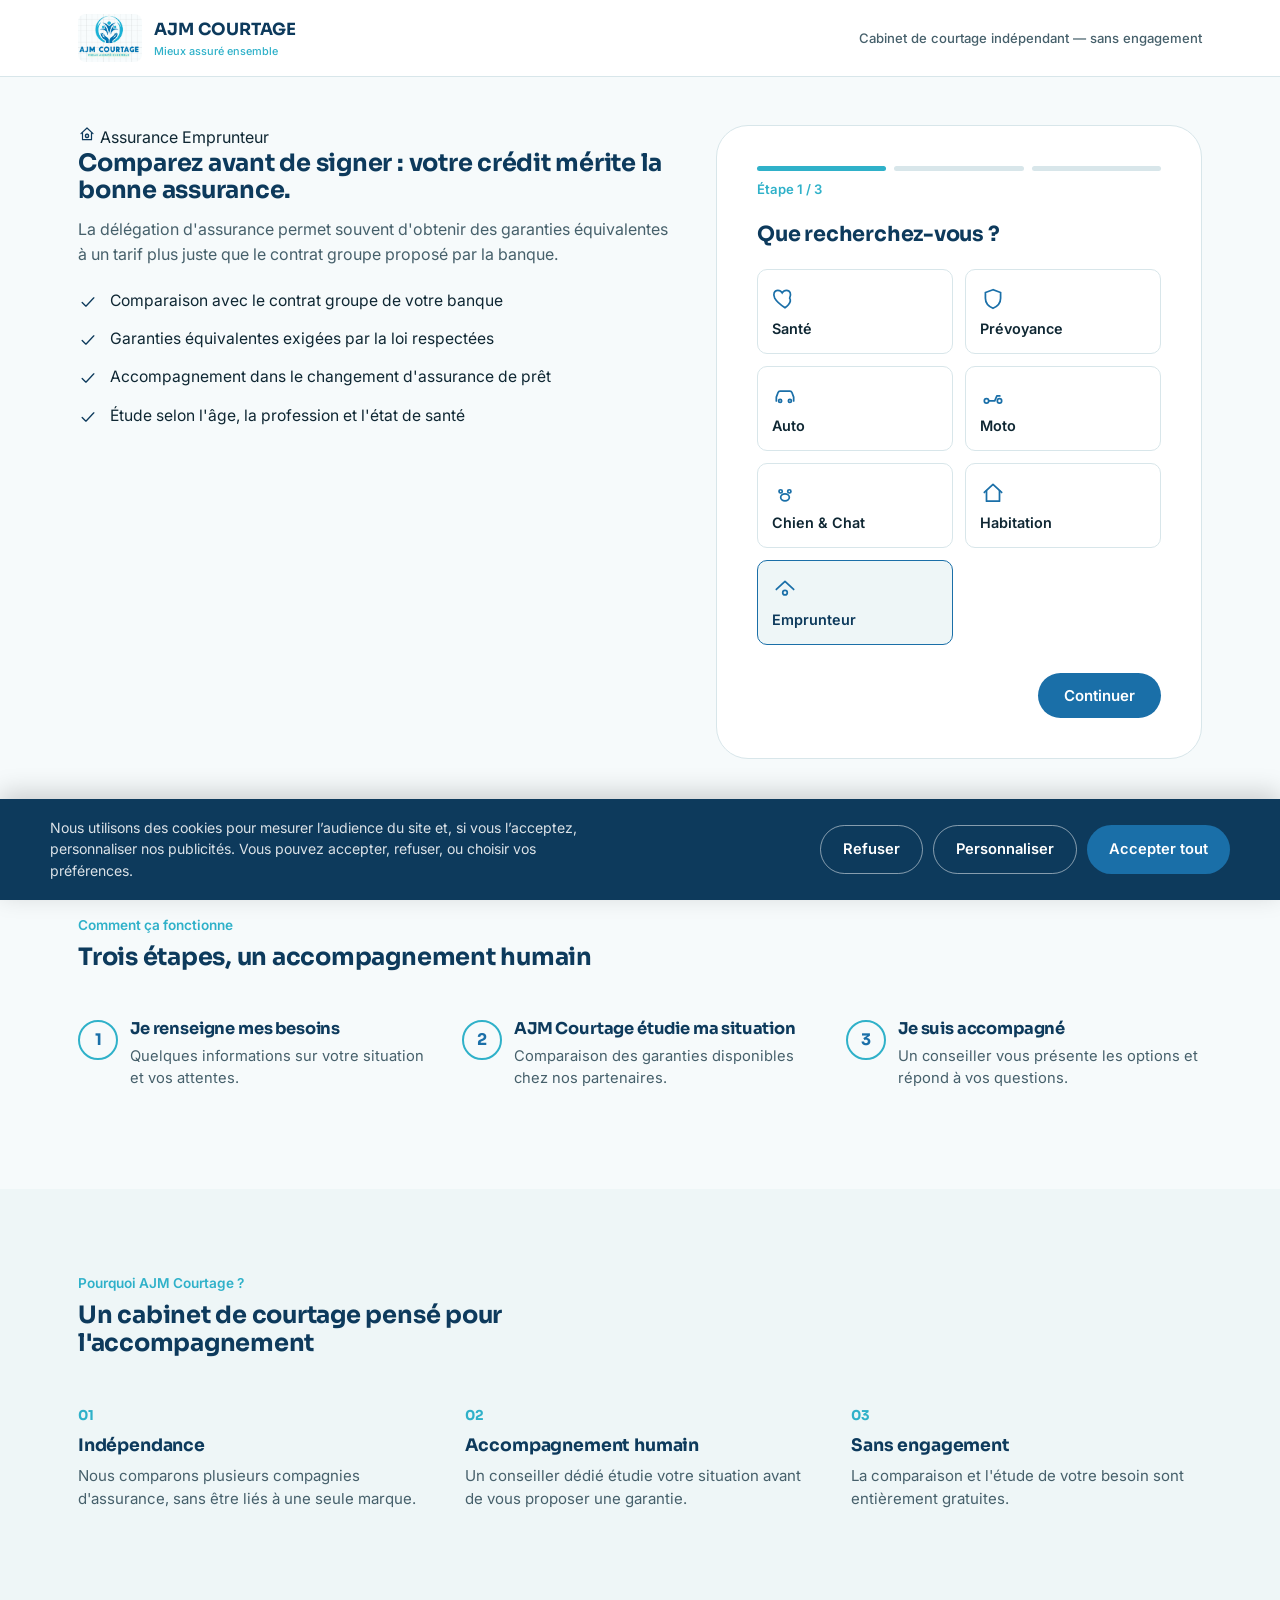
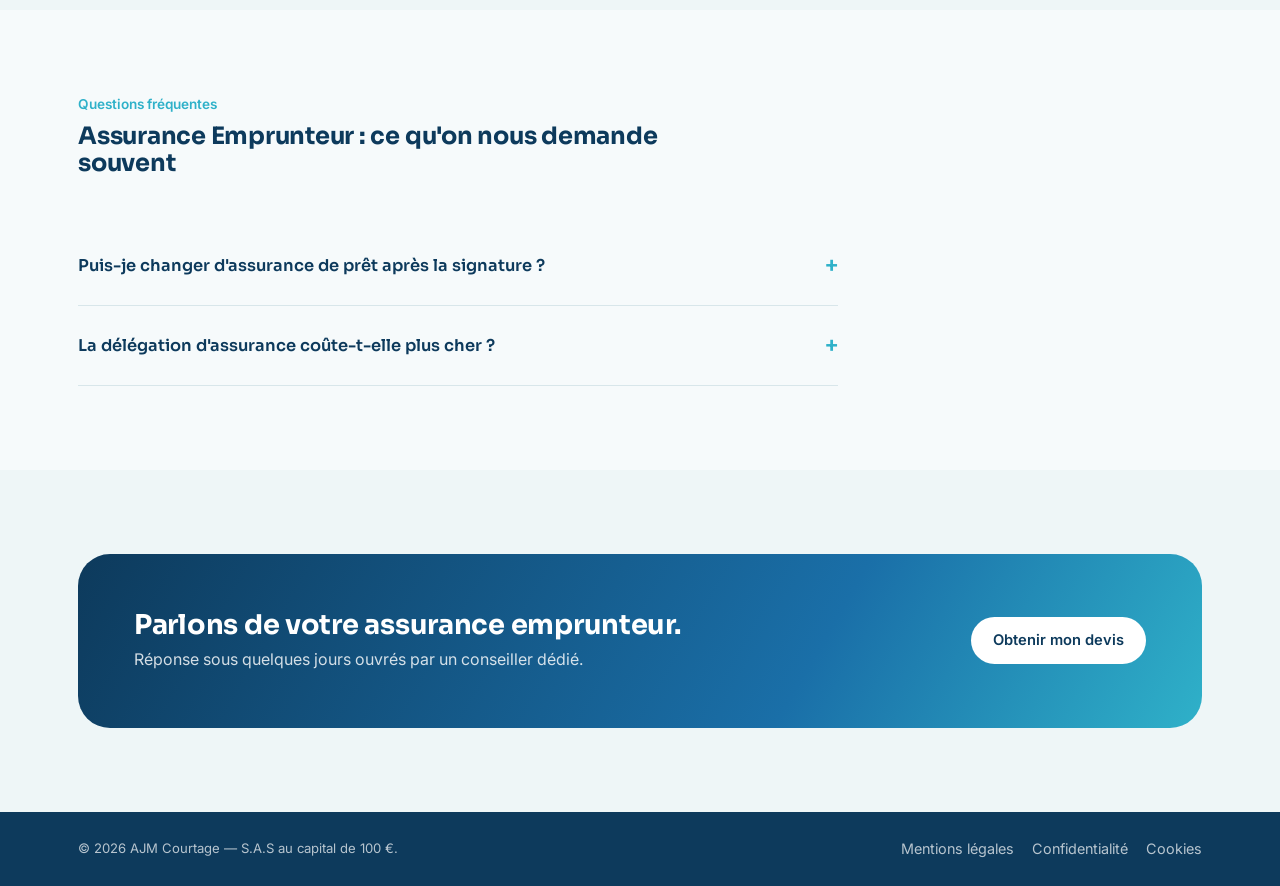
<file: lp/assurance-emprunteur.html>
<!DOCTYPE html>
<html lang="fr">
<head>
<meta charset="UTF-8" />
<meta name="viewport" content="width=device-width, initial-scale=1.0" />
<title>Assurance Emprunteur — AJM Courtage</title>
<meta name="description" content="La délégation d'assurance permet souvent d'obtenir des garanties équivalentes à un tarif plus juste que le contrat groupe proposé par la banque." />
<link rel="canonical" href="https://ajmcourtages.fr/lp/assurance-emprunteur.html" />
<meta property="og:type" content="website" />
<meta property="og:site_name" content="AJM Courtage" />
<meta property="og:title" content="Assurance Emprunteur — AJM Courtage" />
<meta property="og:description" content="La délégation d'assurance permet souvent d'obtenir des garanties équivalentes à un tarif plus juste que le contrat groupe proposé par la banque." />
<meta property="og:url" content="https://ajmcourtages.fr/lp/assurance-emprunteur.html" />
<meta name="twitter:card" content="summary" />
<meta name="twitter:title" content="Assurance Emprunteur — AJM Courtage" />
<meta name="twitter:description" content="La délégation d'assurance permet souvent d'obtenir des garanties équivalentes à un tarif plus juste que le contrat groupe proposé par la banque." />
<link rel="icon" href="../assets/logo.jpg" />
<link rel="preconnect" href="https://fonts.googleapis.com">
<link rel="preconnect" href="https://fonts.gstatic.com" crossorigin>
<link href="https://fonts.googleapis.com/css2?family=Sora:wght@500;600;700&family=Inter:wght@400;500;600&display=swap" rel="stylesheet">
<link rel="stylesheet" href="../styles.css" />
<!--
  Tracking marketing (GA4 / Meta Pixel / TikTok Pixel) : volontairement PAS
  chargé ici. Ces scripts déposent des cookies non essentiels et ne doivent
  s'exécuter qu'après consentement (RGPD). Voir consent.js, qui affiche le
  bandeau cookies et charge les 3 pixels uniquement si l'utilisateur accepte.
  Les identifiants réels (GA4/Meta/TikTok) sont à renseigner en haut de ce
  fichier, à la place des placeholders indiqués.
-->
</head>
<body data-page="lp-assurance-emprunteur" data-product="assurance-emprunteur">
<header class="lp-header">
  <div class="wrap">
    <a class="brand" href="../index.html">
      <img src="../assets/logo.jpg" alt="Logo AJM Courtage" />
      <span>
        <span class="brand-name">AJM COURTAGE</span>
        <span class="brand-tag">Mieux assuré ensemble</span>
      </span>
    </a>
    <span class="lp-trust-line">Cabinet de courtage indépendant — sans engagement</span>
  </div>
</header>

<main>
  <section class="lp-hero">
    <div class="wrap lp-hero-grid">
      <div>
        <span class="badge"><svg width="18" height="18" viewBox="0 0 24 24" fill="none" stroke="#0d3a5c" stroke-width="1.6"><path d="M4 11.5 12 4l8 7.5" stroke-linecap="round" stroke-linejoin="round"/><path d="M6 10v9.5h12V10" stroke-linecap="round" stroke-linejoin="round"/><circle cx="12" cy="14.5" r="2.3"/><path d="M12 12.2v1M12 15.7v1" stroke-linecap="round"/></svg> Assurance Emprunteur</span>
        <h1>Comparez avant de signer : votre crédit mérite la bonne assurance.</h1>
        <p class="lead">La délégation d'assurance permet souvent d'obtenir des garanties équivalentes à un tarif plus juste que le contrat groupe proposé par la banque.</p>
        <ul class="benefits-list lp-hero-benefits">
          <li><svg width="20" height="20" viewBox="0 0 24 24" fill="none" stroke="#0d3a5c" stroke-width="1.6"><path d="M5 12.5 9.5 17 19 7" stroke-linecap="round" stroke-linejoin="round"/></svg><span>Comparaison avec le contrat groupe de votre banque</span></li>
<li><svg width="20" height="20" viewBox="0 0 24 24" fill="none" stroke="#0d3a5c" stroke-width="1.6"><path d="M5 12.5 9.5 17 19 7" stroke-linecap="round" stroke-linejoin="round"/></svg><span>Garanties équivalentes exigées par la loi respectées</span></li>
<li><svg width="20" height="20" viewBox="0 0 24 24" fill="none" stroke="#0d3a5c" stroke-width="1.6"><path d="M5 12.5 9.5 17 19 7" stroke-linecap="round" stroke-linejoin="round"/></svg><span>Accompagnement dans le changement d'assurance de prêt</span></li>
<li><svg width="20" height="20" viewBox="0 0 24 24" fill="none" stroke="#0d3a5c" stroke-width="1.6"><path d="M5 12.5 9.5 17 19 7" stroke-linecap="round" stroke-linejoin="round"/></svg><span>Étude selon l'âge, la profession et l'état de santé</span></li>

        </ul>
      </div>
      <div id="lead-form" class="lead-form" data-preselect="assurance-emprunteur"></div>
    </div>
  </section>

  <section>
    <div class="wrap">
      <div class="section-head">
        <span class="kicker">Comment ça fonctionne</span>
        <h2>Trois étapes, un accompagnement humain</h2>
      </div>
      <div class="steps">
        <div class="step"><h3>Je renseigne mes besoins</h3><p>Quelques informations sur votre situation et vos attentes.</p></div>
        <div class="step"><h3>AJM Courtage étudie ma situation</h3><p>Comparaison des garanties disponibles chez nos partenaires.</p></div>
        <div class="step"><h3>Je suis accompagné</h3><p>Un conseiller vous présente les options et répond à vos questions.</p></div>
      </div>
    </div>
  </section>

  <section class="section-alt">
    <div class="wrap">
      <div class="section-head">
        <span class="kicker">Pourquoi AJM Courtage ?</span>
        <h2>Un cabinet de courtage pensé pour l'accompagnement</h2>
      </div>
      <div class="reasons">
        <div class="reason"><div class="num">01</div><h3>Indépendance</h3><p>Nous comparons plusieurs compagnies d'assurance, sans être liés à une seule marque.</p></div>
<div class="reason"><div class="num">02</div><h3>Accompagnement humain</h3><p>Un conseiller dédié étudie votre situation avant de vous proposer une garantie.</p></div>
<div class="reason"><div class="num">03</div><h3>Sans engagement</h3><p>La comparaison et l'étude de votre besoin sont entièrement gratuites.</p></div>

      </div>
    </div>
  </section>

  <section>
    <div class="wrap">
      <div class="section-head">
        <span class="kicker">Questions fréquentes</span>
        <h2>Assurance Emprunteur : ce qu'on nous demande souvent</h2>
      </div>
      <div class="faq-list">
        <details class="faq-item"><summary>Puis-je changer d'assurance de prêt après la signature ?</summary><p>Oui, la loi permet de résilier et changer d'assurance emprunteur à tout moment, à condition que les nouvelles garanties soient équivalentes.</p></details>
<details class="faq-item"><summary>La délégation d'assurance coûte-t-elle plus cher ?</summary><p>Le plus souvent non : elle est en général plus compétitive que le contrat groupe bancaire, à garanties comparables.</p></details>

      </div>
    </div>
  </section>

  <section class="section-alt">
    <div class="wrap">
      <div class="cta-band lp-final-cta">
        <div>
          <h2>Parlons de votre assurance emprunteur.</h2>
          <p>Réponse sous quelques jours ouvrés par un conseiller dédié.</p>
        </div>
        <a class="btn btn-primary" href="#lead-form">Obtenir mon devis</a>
      </div>
    </div>
  </section>
</main>
<footer class="lp-footer">
  <div class="wrap lp-footer-inner">
    <span>© 2026 AJM Courtage — S.A.S au capital de 100 €.</span>
    <div class="lp-footer-links">
      <a href="../mentions-legales.html">Mentions légales</a>
      <a href="../confidentialite.html">Confidentialité</a>
      <a href="../cookies.html">Cookies</a>
    </div>
  </div>
</footer>
<script src="../consent.js" defer></script>
<script src="../tracking.js" defer></script>
<script src="../form.js" defer></script>
</body>
</html>
</file>
<file: styles.css>
/* ============================================================
   AJM COURTAGE — Design system
   Palette pulled from the logo: deep sea-blue + cyan, on a
   near-white cool background. Motif: the arc / orbit from the
   logo mark, reused as a structural "protection" device.
   Type: Sora (headlines, has the geometric-but-warm character
   of the logo's rounded forms) + Inter (body, highly legible).
   ============================================================ */

:root {
  --navy: #0d3a5c;
  --deep-blue: #1a6fa8;
  --teal: #2fb1c9;
  --cyan: #5fd0dd;
  --mint-glow: #8fe9d4;
  --ink: #0f2733;
  --ink-soft: #46606b;
  --paper: #f6fafb;
  --paper-alt: #eef6f7;
  --white: #ffffff;
  --line: #d8e6ea;

  --font-head: "Sora", "Segoe UI", sans-serif;
  --font-body: "Inter", "Segoe UI", sans-serif;

  --radius-s: 10px;
  --radius-m: 18px;
  --radius-l: 32px;
  --max: 1180px;
}

* { box-sizing: border-box; }
html { scroll-behavior: smooth; }
body {
  margin: 0;
  font-family: var(--font-body);
  color: var(--ink);
  background: var(--paper);
  line-height: 1.55;
  -webkit-font-smoothing: antialiased;
}
img { max-width: 100%; display: block; }
a { color: inherit; text-decoration: none; }
h1, h2, h3, h4 {
  font-family: var(--font-head);
  color: var(--navy);
  margin: 0 0 0.5em;
  line-height: 1.15;
  letter-spacing: -0.01em;
}
p { margin: 0 0 1em; color: var(--ink-soft); max-width: 62ch; }
.wrap {
  max-width: var(--max);
  margin: 0 auto;
  padding: 0 28px;
}
@media (prefers-reduced-motion: reduce) {
  * { animation: none !important; transition: none !important; }
}
:focus-visible {
  outline: 3px solid var(--teal);
  outline-offset: 3px;
}

/* ---------- Header ---------- */
.site-header {
  position: sticky;
  top: 0;
  z-index: 40;
  background: rgba(246, 250, 251, 0.92);
  backdrop-filter: blur(8px);
  border-bottom: 1px solid var(--line);
}
.site-header .wrap {
  display: flex;
  align-items: center;
  justify-content: space-between;
  height: 76px;
}
.brand {
  display: flex;
  align-items: center;
  gap: 12px;
}
.brand img { height: 48px; width: auto; border-radius: 8px; }
.brand-name {
  font-family: var(--font-head);
  font-weight: 700;
  font-size: 1.05rem;
  color: var(--navy);
}
.brand-tag {
  display: block;
  font-family: var(--font-body);
  font-weight: 500;
  font-size: 0.68rem;
  color: var(--teal);
}
nav.main-nav {
  display: flex;
  align-items: center;
  gap: 30px;
}
nav.main-nav a {
  font-size: 0.94rem;
  font-weight: 500;
  color: var(--ink);
  padding: 6px 0;
  border-bottom: 2px solid transparent;
  transition: border-color 0.15s ease, color 0.15s ease;
}
nav.main-nav a:hover,
nav.main-nav a.active {
  color: var(--deep-blue);
  border-bottom-color: var(--teal);
}
nav.main-nav.open {
  display: flex;
  position: absolute;
  top: 76px;
  left: 0; right: 0;
  background: var(--white);
  flex-direction: column;
  align-items: flex-start;
  padding: 20px 28px 28px;
  border-bottom: 1px solid var(--line);
  gap: 18px;
}
nav.main-nav .nav-cta-mobile { display: none; }
nav.main-nav.open .nav-cta-mobile { display: inline-flex; margin-top: 4px; }
.nav-toggle { display: none; }
.btn {
  display: inline-flex;
  align-items: center;
  gap: 8px;
  font-family: var(--font-body);
  font-weight: 600;
  font-size: 0.92rem;
  padding: 12px 22px;
  border-radius: 999px;
  border: none;
  cursor: pointer;
}
.btn-primary {
  background: var(--deep-blue);
  color: var(--white);
  transition: background 0.15s ease, transform 0.15s ease;
}
.btn-primary:hover { background: var(--navy); transform: translateY(-1px); }
.btn-ghost {
  background: transparent;
  color: var(--deep-blue);
  border: 1.5px solid var(--deep-blue);
}
.btn-ghost:hover { background: var(--paper-alt); }

@media (max-width: 880px) {
  nav.main-nav { display: none; }
  .header-cta { display: none; }
  .nav-toggle {
    display: inline-flex;
    align-items: center;
    justify-content: center;
    width: 44px; height: 44px;
    border-radius: 10px;
    border: 1px solid var(--line);
    background: var(--white);
  }
}

/* ---------- Hero ---------- */
.hero {
  position: relative;
  overflow: hidden;
  padding: 76px 0 96px;
}
.hero .wrap {
  display: grid;
  grid-template-columns: 1.1fr 0.9fr;
  gap: 48px;
  align-items: center;
}
.hero-eyebrow {
  font-size: 0.85rem;
  font-weight: 600;
  color: var(--teal);
  margin-bottom: 14px;
}
.hero h1 {
  font-size: clamp(2.1rem, 4vw, 3.2rem);
  max-width: 15ch;
}
.hero .lead {
  font-size: 1.08rem;
  max-width: 46ch;
  margin-bottom: 28px;
}
.hero-actions { display: flex; gap: 14px; flex-wrap: wrap; }

.arc-figure {
  position: relative;
  width: 100%;
  aspect-ratio: 1 / 1;
}
.arc-figure svg { width: 100%; height: 100%; }

.hero-bg-arc {
  position: absolute;
  right: -220px;
  top: -160px;
  width: 620px;
  height: 620px;
  border-radius: 50%;
  border: 90px solid var(--paper-alt);
  z-index: -1;
}

/* ---------- Sections ---------- */
section { padding: 84px 0; }
.section-alt { background: var(--paper-alt); }
.section-head { max-width: 640px; margin-bottom: 48px; }
.section-head .kicker {
  color: var(--teal);
  font-weight: 600;
  font-size: 0.85rem;
  margin-bottom: 8px;
  display: block;
}

/* ---------- Product grid (Home) ---------- */
.product-grid {
  display: grid;
  grid-template-columns: repeat(auto-fit, minmax(230px, 1fr));
  gap: 20px;
}
.product-card {
  background: var(--white);
  border: 1px solid var(--line);
  border-radius: var(--radius-m);
  padding: 26px 24px;
  display: flex;
  flex-direction: column;
  gap: 12px;
  transition: border-color 0.15s ease, transform 0.15s ease;
}
.product-card:hover { border-color: var(--teal); transform: translateY(-3px); }
.product-icon {
  width: 60px; height: 60px;
  border-radius: 16px;
  display: flex; align-items: center; justify-content: center;
  background: var(--white);
  box-shadow: 0 0 0 1px var(--line), 0 6px 18px rgba(47, 177, 201, 0.18);
}
.product-card h3 { font-size: 1.12rem; margin-bottom: 2px; }
.product-card p { font-size: 0.93rem; margin-bottom: 6px; }
.product-card .card-link {
  margin-top: auto;
  font-weight: 600;
  font-size: 0.9rem;
  color: var(--deep-blue);
}

/* ---------- Why us ---------- */
.reasons {
  display: grid;
  grid-template-columns: repeat(auto-fit, minmax(240px, 1fr));
  gap: 36px;
}
.pourquoi-grid {
  display: grid;
  grid-template-columns: 1.15fr 0.85fr;
  gap: 48px;
  align-items: center;
}
.pourquoi-photo img {
  width: 100%;
  border-radius: var(--radius-l);
  object-fit: cover;
  aspect-ratio: 1000 / 558;
}
@media (max-width: 880px) {
  .pourquoi-grid { grid-template-columns: 1fr; }
  .pourquoi-photo { order: -1; }
}
.reason .num {
  font-family: var(--font-head);
  font-size: 0.85rem;
  color: var(--teal);
  font-weight: 700;
  margin-bottom: 10px;
}
.reason h3 { font-size: 1.08rem; margin-bottom: 8px; }
.reason p { font-size: 0.94rem; }

/* ---------- Steps ---------- */
.steps {
  display: grid;
  grid-template-columns: repeat(3, 1fr);
  gap: 28px;
  counter-reset: step;
}
.step {
  position: relative;
  padding-left: 52px;
}
.step::before {
  counter-increment: step;
  content: counter(step);
  position: absolute;
  left: 0; top: 0;
  width: 36px; height: 36px;
  border-radius: 50%;
  border: 2px solid var(--teal);
  color: var(--deep-blue);
  font-family: var(--font-head);
  font-weight: 700;
  display: flex; align-items: center; justify-content: center;
}
.step h3 { font-size: 1.02rem; margin-bottom: 6px; }
.step p { font-size: 0.92rem; }

@media (max-width: 780px) {
  .hero .wrap { grid-template-columns: 1fr; }
  .arc-figure { max-width: 340px; margin: 0 auto; }
  .steps { grid-template-columns: 1fr; }
}

/* ---------- CTA band ---------- */
.cta-band {
  background: linear-gradient(120deg, var(--navy), var(--deep-blue) 65%, var(--teal));
  color: var(--white);
  border-radius: var(--radius-l);
  padding: 56px;
  display: flex;
  align-items: center;
  justify-content: space-between;
  gap: 32px;
  flex-wrap: wrap;
}
.cta-band h2 { color: var(--white); font-size: 1.7rem; margin-bottom: 6px; }
.cta-band p { color: rgba(255,255,255,0.82); margin-bottom: 0; }
.cta-band .btn-primary { background: var(--white); color: var(--navy); }
.cta-band .btn-primary:hover { background: var(--paper); }

/* ---------- FAQ ---------- */
.faq-list { max-width: 760px; }
.faq-item {
  border-bottom: 1px solid var(--line);
  padding: 22px 0;
}
.faq-item summary {
  cursor: pointer;
  font-family: var(--font-head);
  font-weight: 600;
  color: var(--navy);
  font-size: 1.02rem;
  list-style: none;
  display: flex;
  justify-content: space-between;
  align-items: center;
  gap: 20px;
}
.faq-item summary::-webkit-details-marker { display: none; }
.faq-item summary::after {
  content: "+";
  font-size: 1.4rem;
  color: var(--teal);
  flex-shrink: 0;
}
.faq-item[open] summary::after { content: "–"; }
.faq-item p { margin-top: 12px; font-size: 0.95rem; }

/* ---------- Product page hero variant ---------- */
.product-hero {
  padding: 60px 0 80px;
}
.product-hero-grid {
  display: grid;
  grid-template-columns: 1.1fr 0.9fr;
  gap: 44px;
  align-items: center;
}
.product-hero-photo img {
  width: 100%;
  border-radius: var(--radius-l);
  object-fit: cover;
  aspect-ratio: 1000 / 558;
}
@media (max-width: 780px) {
  .product-hero-grid { grid-template-columns: 1fr; }
  .product-hero-photo { order: -1; }
}
.product-hero .badge {
  display: inline-flex;
  align-items: center;
  gap: 10px;
  background: var(--paper-alt);
  border-radius: 999px;
  padding: 8px 16px;
  font-size: 0.85rem;
  font-weight: 600;
  color: var(--deep-blue);
  margin-bottom: 20px;
}
.benefits-list {
  list-style: none;
  margin: 0; padding: 0;
  display: grid;
  gap: 14px;
}
.benefits-list li {
  display: flex;
  gap: 12px;
  align-items: flex-start;
  font-size: 0.98rem;
  color: var(--ink);
}
.benefits-list svg { flex-shrink: 0; margin-top: 3px; }

/* ---------- Ad landing pages (/lp/) ---------- */
.lp-header {
  border-bottom: 1px solid var(--line);
  background: var(--white);
}
.lp-header .wrap {
  display: flex;
  align-items: center;
  justify-content: space-between;
  height: 76px;
  gap: 16px;
}
.lp-trust-line {
  font-size: 0.82rem;
  color: var(--ink-soft);
  font-weight: 500;
}
.lp-hero { padding: 48px 0 72px; }
.lp-hero-grid {
  display: grid;
  grid-template-columns: 1.1fr 0.9fr;
  gap: 44px;
  align-items: start;
}
.lp-hero-benefits { margin-top: 22px; }
.lp-hero .lead-form { max-width: none; }
.lp-final-cta .btn-primary { background: var(--white); color: var(--navy); }
.lp-footer {
  background: var(--navy);
  color: rgba(255,255,255,0.7);
  padding: 26px 0;
}
.lp-footer-inner {
  display: flex;
  justify-content: space-between;
  flex-wrap: wrap;
  gap: 12px;
  font-size: 0.82rem;
}
.lp-footer-links { display: flex; gap: 18px; }
.lp-footer-links a { color: rgba(255,255,255,0.7); }
.lp-footer-links a:hover { color: var(--cyan); }

@media (max-width: 880px) {
  .lp-trust-line { display: none; }
}
@media (max-width: 780px) {
  .lp-hero-grid { grid-template-columns: 1fr; }
}

/* ---------- Lead form (multi-step) ---------- */
.lead-form {
  background: var(--white);
  border: 1px solid var(--line);
  border-radius: var(--radius-l);
  padding: 40px;
  max-width: 780px;
}
.lf-progress {
  display: flex;
  gap: 8px;
  margin-bottom: 8px;
}
.lf-progress span {
  flex: 1;
  height: 5px;
  border-radius: 999px;
  background: var(--line);
}
.lf-progress span.done { background: var(--teal); }
.lf-step-label {
  font-size: 0.82rem;
  font-weight: 600;
  color: var(--teal);
  margin-bottom: 24px;
  display: block;
}
.lf-title { font-size: 1.3rem; margin-bottom: 22px; }

.lf-option-grid {
  display: grid;
  grid-template-columns: repeat(auto-fill, minmax(150px, 1fr));
  gap: 12px;
  margin-bottom: 8px;
}
.lf-option {
  border: 1.5px solid var(--line);
  border-radius: var(--radius-s);
  padding: 16px 14px;
  cursor: pointer;
  display: flex;
  flex-direction: column;
  gap: 8px;
  background: var(--white);
  transition: border-color 0.15s ease, background 0.15s ease;
  text-align: left;
  font-family: var(--font-body);
  font-size: 0.9rem;
  font-weight: 600;
  color: var(--ink);
}
.lf-option:hover { border-color: var(--teal); }
.lf-option.selected {
  border-color: var(--deep-blue);
  background: var(--paper-alt);
  color: var(--navy);
}
.lf-option .ico { color: var(--deep-blue); }

.lf-checkbox-group {
  display: flex;
  flex-wrap: wrap;
  gap: 10px;
}
.lf-checkbox-option {
  display: flex;
  align-items: center;
  gap: 8px;
  border: 1.5px solid var(--line);
  border-radius: 999px;
  padding: 10px 16px;
  font-size: 0.9rem;
  font-weight: 600;
  color: var(--ink);
  cursor: pointer;
  transition: border-color 0.15s ease, background 0.15s ease;
}
.lf-checkbox-option:has(input:checked) {
  border-color: var(--deep-blue);
  background: var(--paper-alt);
  color: var(--navy);
}
.lf-checkbox-option input { accent-color: var(--deep-blue); width: 16px; height: 16px; }

.lf-stars {
  display: flex;
  gap: 6px;
}
.lf-star {
  background: none;
  border: none;
  font-size: 1.8rem;
  line-height: 1;
  color: var(--line);
  cursor: pointer;
  padding: 2px;
  transition: color 0.15s ease, transform 0.1s ease;
}
.lf-star:hover { transform: scale(1.1); }
.lf-star.filled { color: var(--teal); }

.lf-field { margin-bottom: 20px; }
.lf-field label {
  display: block;
  font-size: 0.9rem;
  font-weight: 600;
  color: var(--navy);
  margin-bottom: 8px;
}
.lf-field input,
.lf-field select {
  width: 100%;
  font-family: var(--font-body);
  font-size: 0.98rem;
  padding: 13px 14px;
  border: 1.5px solid var(--line);
  border-radius: var(--radius-s);
  background: var(--white);
  color: var(--ink);
}
.lf-field input:focus,
.lf-field select:focus {
  border-color: var(--teal);
  outline: none;
}
.lf-error {
  color: #c23b3b;
  font-size: 0.83rem;
  margin-top: 6px;
  display: none;
}
.lf-field.invalid input,
.lf-field.invalid select { border-color: #c23b3b; }
.lf-field.invalid .lf-error { display: block; }

.lf-hp { position: absolute; opacity: 0; height: 0; width: 0; overflow: hidden; }

.lf-actions {
  display: flex;
  justify-content: space-between;
  align-items: center;
  margin-top: 28px;
}
.lf-back {
  background: none;
  border: none;
  color: var(--ink-soft);
  font-weight: 600;
  font-size: 0.92rem;
  cursor: pointer;
  padding: 12px 6px;
}
.lf-back:disabled { visibility: hidden; }
.lf-next {
  font-family: var(--font-body);
  font-weight: 600;
  font-size: 0.94rem;
  padding: 13px 26px;
  border-radius: 999px;
  border: none;
  background: var(--deep-blue);
  color: var(--white);
  cursor: pointer;
}
.lf-next:hover { background: var(--navy); }

.lf-confirm {
  text-align: center;
  padding: 20px 0;
}
.lf-confirm .lf-check {
  width: 64px; height: 64px;
  border-radius: 50%;
  background: var(--paper-alt);
  color: var(--teal);
  display: flex; align-items: center; justify-content: center;
  margin: 0 auto 20px;
}
.lf-confirm h3 { font-size: 1.25rem; margin-bottom: 10px; }
.lf-confirm p { margin: 0 auto 6px; }

@media (max-width: 600px) {
  .lead-form { padding: 26px 20px; }
}

/* ---------- Legal pages ---------- */
.legal-body h2 {
  font-size: 1.1rem;
  margin-top: 32px;
}
.legal-body p { font-size: 0.95rem; max-width: 70ch; }
.cookie-prefs {
  background: var(--paper-alt);
  border-radius: var(--radius-m);
  padding: 24px;
  margin-top: 12px;
}
.cookie-toggle {
  display: flex;
  align-items: center;
  gap: 12px;
  font-size: 0.92rem;
  margin-bottom: 14px;
  cursor: pointer;
}
.cookie-toggle input { width: 18px; height: 18px; }

/* ---------- Legal pages ---------- */
.legal-body h2 {
  font-size: 1.1rem;
  margin-top: 34px;
}
.legal-body p { font-size: 0.96rem; max-width: none; }
.cookie-prefs {
  background: var(--paper-alt);
  border-radius: var(--radius-m);
  padding: 24px;
  margin-top: 16px;
}
.cookie-toggle {
  display: flex;
  align-items: center;
  gap: 12px;
  font-size: 0.94rem;
  font-weight: 500;
  color: var(--ink);
  padding: 10px 0;
  cursor: pointer;
}
.cookie-toggle input { width: 18px; height: 18px; accent-color: var(--deep-blue); }

/* ---------- Legal pages ---------- */
.legal-body h2 {
  font-size: 1.15rem;
  margin-top: 32px;
}
.legal-body p { font-size: 0.96rem; }
.legal-body a { color: var(--deep-blue); text-decoration: underline; }
.cookie-prefs {
  background: var(--paper-alt);
  border-radius: var(--radius-m);
  padding: 24px;
  margin-top: 16px;
}
.cookie-toggle {
  display: flex;
  align-items: center;
  gap: 12px;
  padding: 10px 0;
  font-size: 0.94rem;
  color: var(--ink);
  cursor: pointer;
}
.cookie-toggle input { width: 18px; height: 18px; accent-color: var(--deep-blue); }

/* ---------- Cookie consent banner ---------- */
.cookie-banner {
  position: fixed;
  left: 0; right: 0; bottom: 0;
  z-index: 100;
  background: var(--navy);
  color: rgba(255,255,255,0.9);
  padding: 18px 24px;
  box-shadow: 0 -6px 24px rgba(0,0,0,0.18);
}
.cookie-banner-inner {
  max-width: var(--max);
  margin: 0 auto;
  display: flex;
  align-items: center;
  justify-content: space-between;
  gap: 24px;
  flex-wrap: wrap;
}
.cookie-banner-inner p {
  color: rgba(255,255,255,0.85);
  font-size: 0.88rem;
  margin: 0;
  max-width: 62ch;
}
.cookie-banner-actions {
  display: flex;
  gap: 10px;
  flex-wrap: wrap;
}
.cookie-banner .btn-ghost {
  border-color: rgba(255,255,255,0.5);
  color: var(--white);
}
.cookie-banner .btn-ghost:hover { background: rgba(255,255,255,0.1); }
@media (max-width: 700px) {
  .cookie-banner-inner { flex-direction: column; align-items: flex-start; }
}

/* ---------- Footer ---------- */
footer {
  background: var(--navy);
  color: rgba(255,255,255,0.78);
  padding: 60px 0 30px;
}
.footer-grid {
  display: grid;
  grid-template-columns: 1.4fr repeat(3, 1fr);
  gap: 36px;
  margin-bottom: 40px;
}
.footer-brand img { height: 42px; margin-bottom: 14px; border-radius: 8px; }
.footer-brand p { color: rgba(255,255,255,0.65); font-size: 0.9rem; max-width: 32ch; }
footer h4 {
  color: var(--white);
  font-size: 0.88rem;
  margin-bottom: 14px;
}
footer ul { list-style: none; margin: 0; padding: 0; display: grid; gap: 10px; }
footer a { color: rgba(255,255,255,0.7); font-size: 0.9rem; }
footer a:hover { color: var(--cyan); }
.footer-bottom {
  border-top: 1px solid rgba(255,255,255,0.15);
  padding-top: 22px;
  display: flex;
  justify-content: space-between;
  flex-wrap: wrap;
  gap: 10px;
  font-size: 0.82rem;
  color: rgba(255,255,255,0.55);
}
@media (max-width: 780px) {
  .footer-grid { grid-template-columns: 1fr 1fr; }
}
</file>
